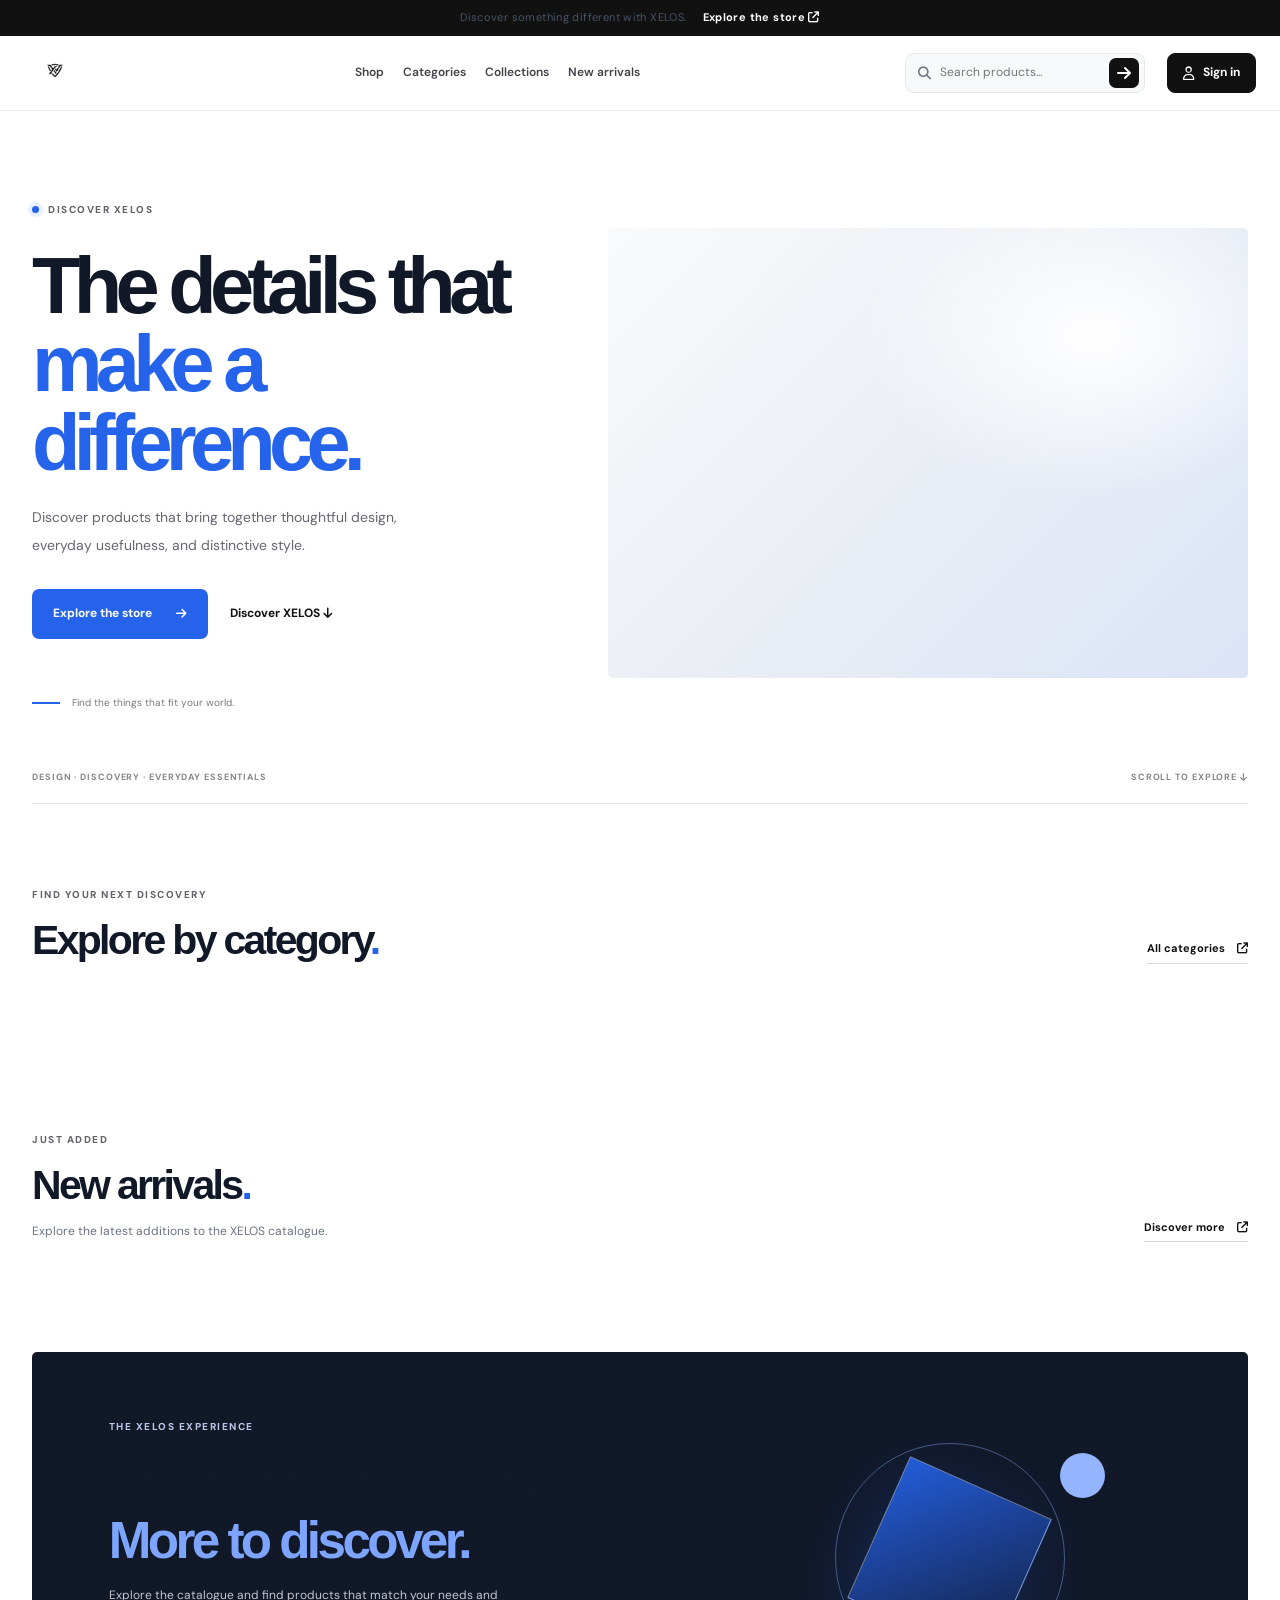
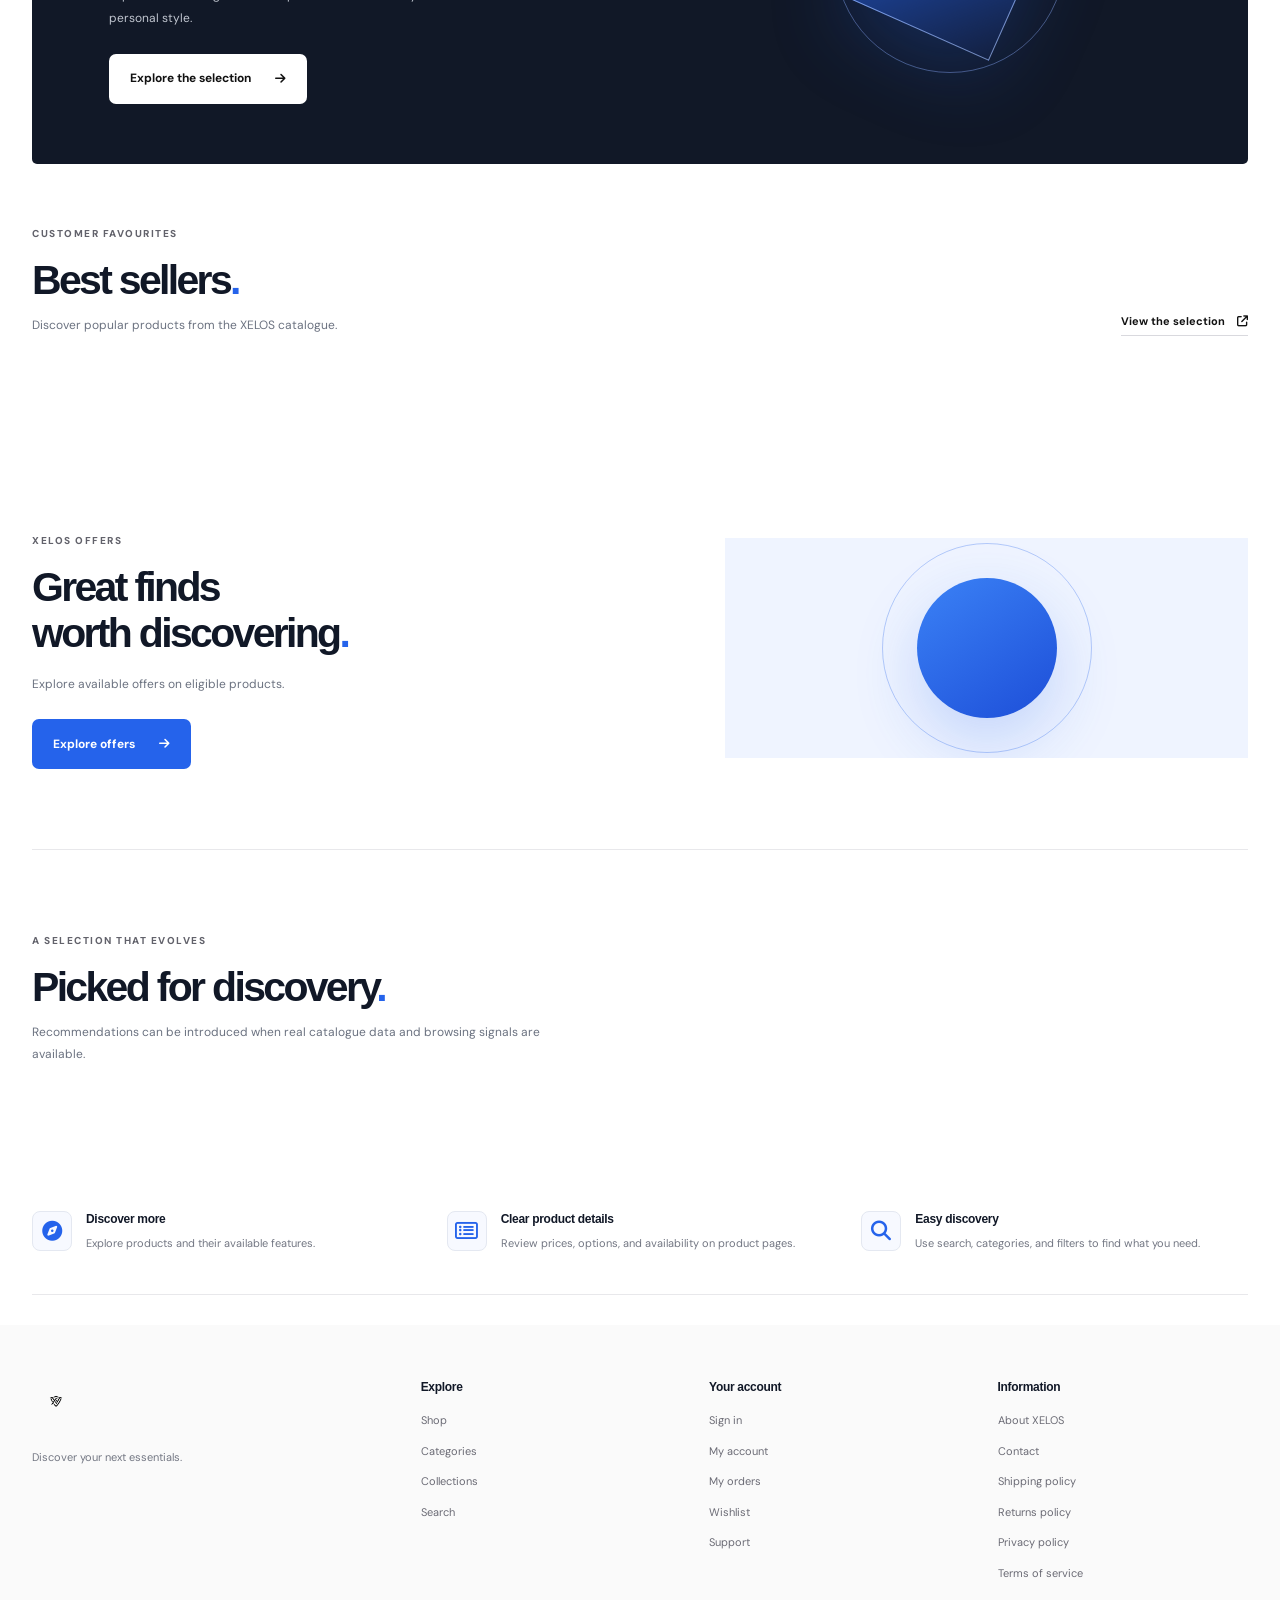
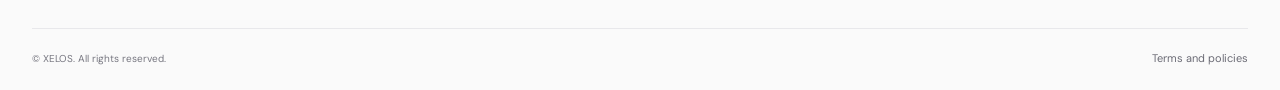
<file: index.html>
<!DOCTYPE html>
<html lang="en">
<head>
  <meta charset="UTF-8">
  <meta name="viewport" content="width=device-width, initial-scale=1">
  <meta name="theme-color" content="#ffffff">
  <meta name="description" content="Discover XELOS: thoughtfully selected products, fresh arrivals, and everyday essentials.">

  <title>XELOS — Discover Your Next Essential</title>

  <!-- Favicon: confirm the icon file exists at this path -->
  <link rel="icon" type="image/png" href="assets/logos/xelos-logo.png">
  <link rel="apple-touch-icon" href="assets/logos/xelos-logo.png">

  <!-- Fonts -->
  <link rel="preconnect" href="https://fonts.googleapis.com">
  <link rel="preconnect" href="https://fonts.gstatic.com" crossorigin>
  <link href="https://fonts.googleapis.com/css2?family=DM+Sans:wght@400;500;600;700;800&display=swap" rel="stylesheet">

  <!-- Font Awesome -->
  <link rel="stylesheet" href="https://cdnjs.cloudflare.com/ajax/libs/font-awesome/6.7.2/css/all.min.css">

  <!-- Core styles -->
  <link rel="stylesheet" href="css/core/variables.css">
  <link rel="stylesheet" href="css/core/reset.css">
  <link rel="stylesheet" href="css/core/typography.css">
  <link rel="stylesheet" href="css/core/layout.css">
  <link rel="stylesheet" href="css/core/utilities.css">

  <!-- Shared components -->
  <link rel="stylesheet" href="css/components/buttons.css">
  <link rel="stylesheet" href="css/components/header.css">
  <link rel="stylesheet" href="css/components/footer.css">
  <link rel="stylesheet" href="css/components/product-card.css">
  <link rel="stylesheet" href="css/components/loader.css">
  <link rel="stylesheet" href="css/responsive.css">

  <!-- Homepage styles -->
  <link rel="stylesheet" href="css/pages/index.css">

  <script type="module" src="js/index.js"></script>
</head>

<body class="home-page">

  <a class="skip-link" href="#main-content">Skip to content</a>

  <!-- Announcement -->
  <div class="announcement-bar">
    <p>Discover something different with XELOS.</p>
    <a href="shop.html">
      Explore the store <i class="fa-solid fa-arrow-up-right-from-square" aria-hidden="true"></i>
    </a>
  </div>

  <!-- Header -->
  <header class="home-header">
    <div class="home-header-inner">

      <a class="brand-mark" href="index.html" aria-label="XELOS home">
        <img
          src="assets/logos/xelos-logo.png"
          alt="XELOS"
          width="100"
          height="100"
        >
      </a>

      <nav class="primary-navigation" id="primary-navigation" aria-label="Main navigation">
        <a href="shop.html">Shop</a>
        <a href="category.html">Categories</a>
        <a href="collections.html">Collections</a>
        <a href="#new-arrivals">New arrivals</a>
      </nav>

      <form class="header-search-form" action="search.html" role="search">
        <label class="visually-hidden" for="home-search">Search products</label>

        <i class="fa-solid fa-magnifying-glass" aria-hidden="true"></i>

        <input
          id="home-search"
          type="search"
          name="q"
          placeholder="Search products..."
          autocomplete="off"
        >

        <button type="submit" aria-label="Search">
          <i class="fa-solid fa-arrow-right" aria-hidden="true"></i>
        </button>
      </form>

      <div class="home-header-actions">

        <!-- Visible by default for unauthenticated visitors -->
        <div class="guest-header-actions" id="guest-header-actions">
          <a class="header-sign-in" href="login.html">
            <i class="fa-regular fa-user" aria-hidden="true"></i>
            <span>Sign in</span>
          </a>
        </div>

        <!-- Shown by JavaScript after authentication is confirmed -->
        <div
          class="authenticated-header-actions"
          id="authenticated-header-actions"
          hidden
        >
          <a
            class="header-action-link account-link"
            href="account.html"
            aria-label="My account"
            title="My account"
          >
            <i class="fa-regular fa-user" aria-hidden="true"></i>
          </a>

          <a
            class="header-action-link notification-link"
            href="notifications.html"
            aria-label="Notifications"
            title="Notifications"
          >
            <i class="fa-regular fa-bell" aria-hidden="true"></i>
            <span class="notification-count" id="notification-count" hidden>0</span>
          </a>

          <a
            class="header-action-link cart-link"
            href="cart.html"
            aria-label="Shopping cart"
            title="Shopping cart"
          >
            <i class="fa-solid fa-bag-shopping" aria-hidden="true"></i>
            <span class="cart-count" id="cart-count" hidden>0</span>
          </a>
        </div>

        <button
          class="mobile-menu-toggle"
          id="mobile-menu-toggle"
          type="button"
          aria-controls="primary-navigation"
          aria-expanded="false"
          aria-label="Open navigation menu"
        >
          <span></span>
          <span></span>
        </button>

      </div>
    </div>
  </header>

  <main id="main-content">

    <!-- Hero -->
    <section class="hero-section" aria-labelledby="hero-title">

      <div class="hero-copy">
        <span class="eyebrow">
          <span class="eyebrow-dot"></span>
          DISCOVER XELOS
        </span>

        <h1 id="hero-title">
          The details that<br>
          <span>make a difference.</span>
        </h1>

        <p class="hero-description">
          Discover products that bring together thoughtful design,
          everyday usefulness, and distinctive style.
        </p>

        <div class="hero-actions">
          <a class="home-button home-button-primary" href="shop.html">
            Explore the store
            <i class="fa-solid fa-arrow-right" aria-hidden="true"></i>
          </a>

          <a class="hero-secondary-link" href="#categories">
            Discover XELOS
            <i class="fa-solid fa-arrow-down" aria-hidden="true"></i>
          </a>
        </div>

        <div class="hero-note">
          <span class="hero-note-line"></span>
          <p>Find the things that fit your world.</p>
        </div>
      </div>

      <!-- Real product imagery will be inserted from the actual catalogue.
           Intentionally empty until real product data is available. -->
      <div
        class="hero-visual"
        id="home-hero-visual"
        aria-label="Featured XELOS products"
      >
        <div class="hero-visual-backdrop"></div>

        <div
          class="hero-product-gallery"
          id="home-hero-products"
          aria-live="polite"
        ></div>
      </div>

      <div class="hero-bottom-line">
        <span>DESIGN · DISCOVERY · EVERYDAY ESSENTIALS</span>
        <a href="#categories">
          SCROLL TO EXPLORE
          <i class="fa-solid fa-arrow-down" aria-hidden="true"></i>
        </a>
      </div>

    </section>

    <!-- Categories: populated from real catalogue data -->
    <section
      class="home-categories section-shell"
      id="categories"
      aria-labelledby="categories-title"
    >
      <div class="section-heading">
        <div>
          <span class="eyebrow">FIND YOUR NEXT DISCOVERY</span>
          <h2 id="categories-title">Explore by category<span>.</span></h2>
        </div>

        <a class="text-link" href="category.html">
          All categories
          <i class="fa-solid fa-arrow-up-right-from-square" aria-hidden="true"></i>
        </a>
      </div>

      <div class="category-grid" id="home-categories-grid" aria-live="polite"></div>
    </section>

    <!-- New arrivals -->
    <section
      class="home-products section-shell"
      id="new-arrivals"
      aria-labelledby="new-arrivals-title"
    >
      <div class="section-heading">
        <div>
          <span class="eyebrow">JUST ADDED</span>
          <h2 id="new-arrivals-title">New arrivals<span>.</span></h2>
          <p>Explore the latest additions to the XELOS catalogue.</p>
        </div>

        <a class="text-link" href="shop.html?sort=newest">
          Discover more
          <i class="fa-solid fa-arrow-up-right-from-square" aria-hidden="true"></i>
        </a>
      </div>

      <div
        class="home-product-grid"
        id="new-products-grid"
        aria-live="polite"
      ></div>
    </section>

    <!-- Editorial banner -->
    <section class="editorial-banner" aria-labelledby="editorial-title">
      <div class="editorial-content">
        <span class="eyebrow editorial-eyebrow">THE XELOS EXPERIENCE</span>

        <h2 id="editorial-title">
          Fewer compromises.<br>
          <span>More to discover.</span>
        </h2>

        <p>
          Explore the catalogue and find products that match your needs
          and personal style.
        </p>

        <a class="home-button home-button-light" href="shop.html">
          Explore the selection
          <i class="fa-solid fa-arrow-right" aria-hidden="true"></i>
        </a>
      </div>

      <div class="editorial-art" aria-hidden="true">
        <div class="editorial-ring"></div>
        <div class="editorial-square"></div>
        <div class="editorial-small-disc"></div>
      </div>
    </section>

    <!-- Best sellers: no fabricated products -->
    <section
      class="home-products section-shell"
      id="best-sellers"
      aria-labelledby="best-sellers-title"
    >
      <div class="section-heading">
        <div>
          <span class="eyebrow">CUSTOMER FAVOURITES</span>
          <h2 id="best-sellers-title">Best sellers<span>.</span></h2>
          <p>Discover popular products from the XELOS catalogue.</p>
        </div>

        <a class="text-link" href="shop.html?sort=popular">
          View the selection
          <i class="fa-solid fa-arrow-up-right-from-square" aria-hidden="true"></i>
        </a>
      </div>

      <div
        class="home-product-grid"
        id="best-sellers-grid"
        aria-live="polite"
      ></div>
    </section>

    <!-- Promotions -->
    <section
      class="home-promo-section"
      id="promotions"
      aria-labelledby="promotions-title"
    >
      <div class="promo-copy">
        <span class="eyebrow">XELOS OFFERS</span>

        <h2 id="promotions-title">
          Great finds<br>
          worth discovering<span>.</span>
        </h2>

        <p>
          Explore available offers on eligible products.
        </p>

        <a class="home-button home-button-primary" href="shop.html?filter=promotions">
          Explore offers
          <i class="fa-solid fa-arrow-right" aria-hidden="true"></i>
        </a>
      </div>

      <div class="promo-visual" aria-hidden="true">
        <div class="promo-outline"></div>
        <div class="promo-disc"></div>
      </div>
    </section>

    <!-- Recommendations: empty until actual data is available -->
    <section
      class="home-recommendations section-shell"
      id="recommendations"
      aria-labelledby="recommendations-title"
    >
      <div class="section-heading">
        <div>
          <span class="eyebrow">A SELECTION THAT EVOLVES</span>
          <h2 id="recommendations-title">Picked for discovery<span>.</span></h2>
          <p>
            Recommendations can be introduced when real catalogue data
            and browsing signals are available.
          </p>
        </div>
      </div>

      <div
        class="home-product-grid"
        id="recommended-products-grid"
        aria-live="polite"
      ></div>
    </section>

    <!-- Store highlights -->
    <section class="home-service-strip" aria-label="About shopping with XELOS">
      <div class="service-item">
        <span class="service-icon" aria-hidden="true">
          <i class="fa-solid fa-compass"></i>
        </span>

        <div>
          <h3>Discover more</h3>
          <p>Explore products and their available features.</p>
        </div>
      </div>

      <div class="service-item">
        <span class="service-icon" aria-hidden="true">
          <i class="fa-regular fa-rectangle-list"></i>
        </span>

        <div>
          <h3>Clear product details</h3>
          <p>Review prices, options, and availability on product pages.</p>
        </div>
      </div>

      <div class="service-item">
        <span class="service-icon" aria-hidden="true">
          <i class="fa-solid fa-magnifying-glass"></i>
        </span>

        <div>
          <h3>Easy discovery</h3>
          <p>Use search, categories, and filters to find what you need.</p>
        </div>
      </div>
    </section>

  </main>

  <!-- Footer -->
  <footer class="home-footer">
    <div class="home-footer-main">

      <div class="footer-brand-column">
        <a class="brand-mark footer-brand-mark" href="index.html" aria-label="XELOS home">
          <img
            src="assets/logos/xelos-logo.png"
            alt="XELOS"
            width="100"
            height="100"
          >
        </a>

        <p>Discover your next essentials.</p>
      </div>

      <div class="footer-link-column">
        <h2>Explore</h2>
        <a href="shop.html">Shop</a>
        <a href="category.html">Categories</a>
        <a href="collections.html">Collections</a>
        <a href="search.html">Search</a>
      </div>

      <div class="footer-link-column">
        <h2>Your account</h2>
        <a href="login.html">Sign in</a>
        <a href="account.html">My account</a>
        <a href="orders.html">My orders</a>
        <a href="wishlist.html">Wishlist</a>
        <a href="support.html">Support</a>
      </div>

      <div class="footer-link-column">
        <h2>Information</h2>
        <a href="about.html">About XELOS</a>
        <a href="contact.html">Contact</a>
        <a href="shipping-policy.html">Shipping policy</a>
        <a href="returns-policy.html">Returns policy</a>
        <a href="privacy-policy.html">Privacy policy</a>
        <a href="terms.html">Terms of service</a>
      </div>

    </div>

    <div class="home-footer-bottom">
      <p>© <span id="current-year"></span> XELOS. All rights reserved.</p>
      <a href="terms.html">Terms and policies</a>
    </div>
  </footer>

</body>
</html>
</file>
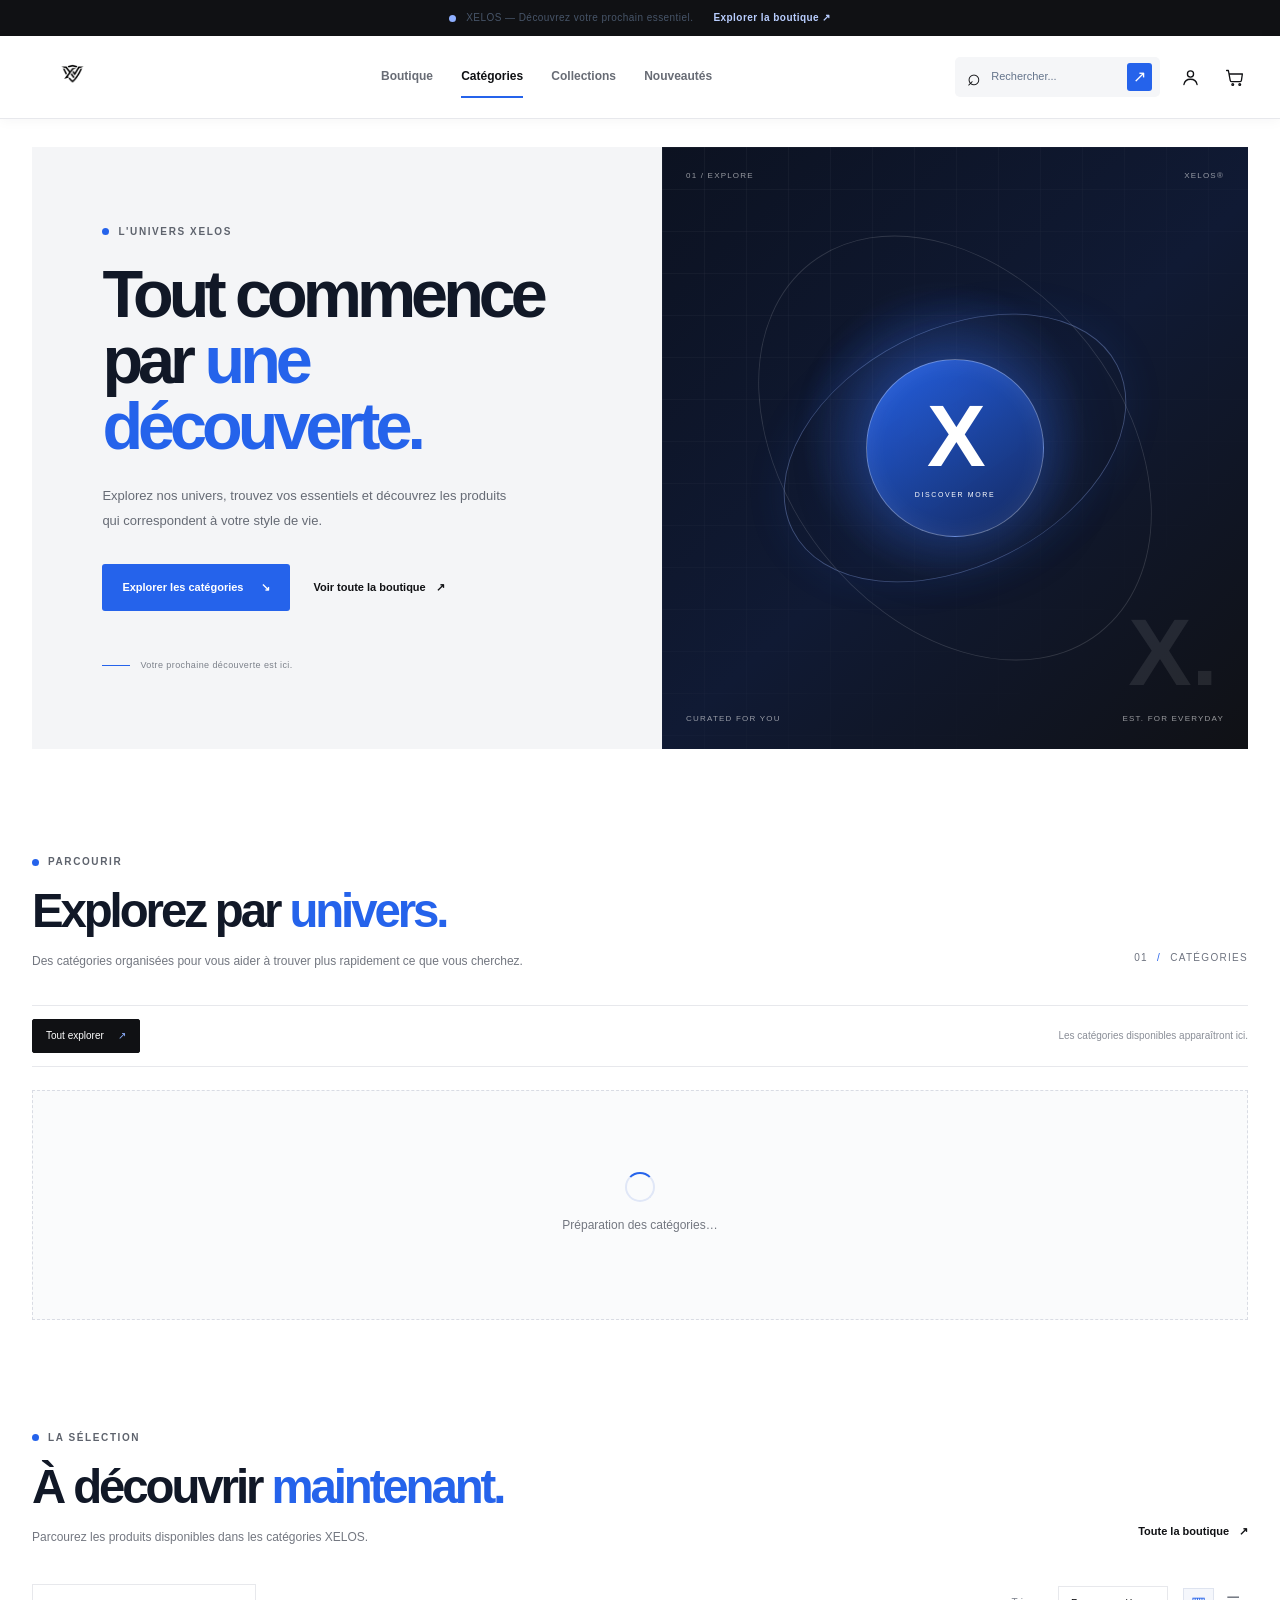
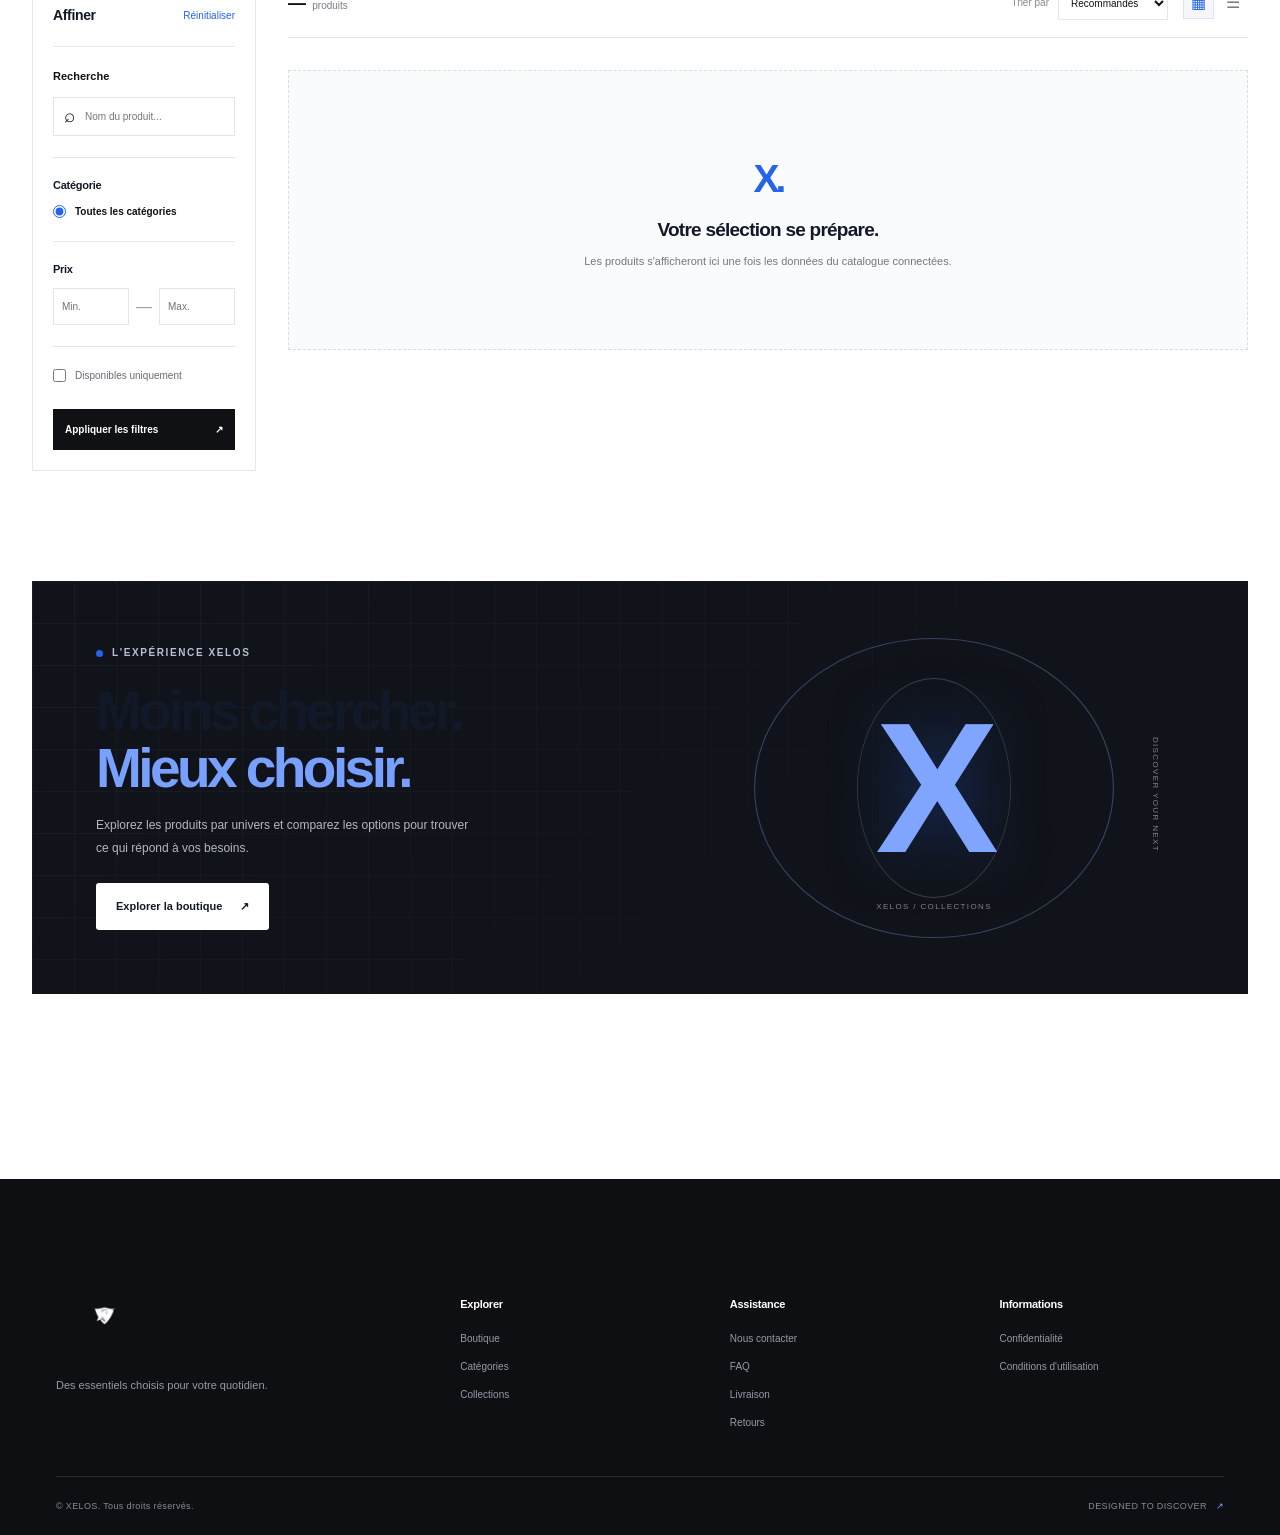
<file: category.html>
<!DOCTYPE html>
<html lang="fr">
<head>
  <meta charset="UTF-8">
  <meta name="viewport" content="width=device-width, initial-scale=1">
  <meta name="theme-color" content="#ffffff">
  <meta name="description" content="Explorez les catégories XELOS et découvrez une sélection de produits conçue pour votre quotidien.">
  <title>Catégories | XELOS</title>

  <link rel="stylesheet" href="css/core/variables.css">
  <link rel="stylesheet" href="css/core/reset.css">
  <link rel="stylesheet" href="css/core/typography.css">
  <link rel="stylesheet" href="css/core/layout.css">
  <link rel="stylesheet" href="css/core/utilities.css">
  <link rel="stylesheet" href="css/components/buttons.css">
  <link rel="stylesheet" href="css/components/forms.css">
  <link rel="stylesheet" href="css/components/header.css">
  <link rel="stylesheet" href="css/components/footer.css">
  <link rel="stylesheet" href="css/components/product-card.css">
  <link rel="stylesheet" href="css/components/pagination.css">
  <link rel="stylesheet" href="css/pages/category.css">
  <link rel="stylesheet" href="css/responsive.css">

  <script type="module" src="js/category.js"></script>
</head>
<body>
  <a class="skip-link" href="#main-content">Aller au contenu</a>

  <div class="category-announcement">
    <span class="announcement-dot" aria-hidden="true"></span>
    <p>XELOS — Découvrez votre prochain essentiel.</p>
    <a href="shop.html">Explorer la boutique <span aria-hidden="true">↗</span></a>
  </div>

  <header class="site-header">
    <div class="header-main">
      <button class="mobile-menu-button" id="mobile-menu-button"
        type="button" aria-label="Ouvrir le menu" aria-expanded="false"
        aria-controls="primary-navigation">
        <span></span><span></span>
      </button>

      <a class="brand" href="index.html" aria-label="XELOS, accueil">
        <!-- Remplacer le chemin par le nom réel du logo dans assets/logos/. -->
        <img src="assets/logos/xelos-logo.png" alt="XELOS">
      </a>

      <nav class="primary-navigation" id="primary-navigation"
        aria-label="Navigation principale">
        <a href="shop.html">Boutique</a>
        <a href="category.html" class="is-active" aria-current="page">Catégories</a>
        <a href="collections.html">Collections</a>
        <a href="shop.html?sort=newest">Nouveautés</a>
      </nav>

      <div class="header-actions">
        <form class="header-search" id="header-search-form" role="search">
          <label class="visually-hidden" for="header-search-input">Rechercher un produit</label>
          <span aria-hidden="true" class="search-icon">⌕</span>
          <input id="header-search-input" type="search" placeholder="Rechercher..."
            autocomplete="off">
          <button type="submit" aria-label="Lancer la recherche">↗</button>
        </form>

        <a class="header-icon-link" href="account.html" aria-label="Mon compte">
          <svg viewBox="0 0 24 24" aria-hidden="true">
            <circle cx="12" cy="8" r="3.5"></circle>
            <path d="M4.5 20c.7-4 3.1-6 7.5-6s6.8 2 7.5 6"></path>
          </svg>
        </a>
        <a class="header-icon-link cart-link" href="cart.html" aria-label="Mon panier">
          <svg viewBox="0 0 24 24" aria-hidden="true">
            <path d="M3 4h2l2.1 11.2a2 2 0 0 0 2 1.6h8.8a2 2 0 0 0 2-1.6L21 8H6"></path>
            <circle cx="10" cy="20" r="1"></circle>
            <circle cx="18" cy="20" r="1"></circle>
          </svg>
          <span class="cart-count" id="cart-count" hidden>0</span>
        </a>
      </div>
    </div>
  </header>

  <main id="main-content">
    <section class="category-hero" aria-labelledby="hero-title">
      <div class="category-hero-copy">
        <p class="eyebrow"><span></span> L'univers XELOS</p>
        <h1 id="hero-title">Tout commence<br>par <span>une découverte.</span></h1>
        <p class="hero-description">
          Explorez nos univers, trouvez vos essentiels et découvrez
          les produits qui correspondent à votre style de vie.
        </p>
        <div class="hero-actions">
          <a class="button button-primary" href="#category-browser">
            Explorer les catégories <span aria-hidden="true">↘</span>
          </a>
          <a class="hero-secondary-link" href="shop.html">
            Voir toute la boutique <span aria-hidden="true">↗</span>
          </a>
        </div>
        <div class="hero-footnote">
          <span class="hero-footnote-line"></span>
          <span>Votre prochaine découverte est ici.</span>
        </div>
      </div>

      <div class="category-hero-art" aria-label="Composition éditoriale XELOS">
        <div class="hero-art-grid" aria-hidden="true"></div>
        <div class="hero-art-orbit hero-art-orbit-one" aria-hidden="true"></div>
        <div class="hero-art-orbit hero-art-orbit-two" aria-hidden="true"></div>
        <div class="hero-art-core" aria-hidden="true">
          <span class="core-x">X</span>
          <span class="core-caption">DISCOVER MORE</span>
        </div>
        <div class="hero-art-label hero-art-label-top">
          <span>01 / EXPLORE</span>
          <span>XELOS®</span>
        </div>
        <div class="hero-art-label hero-art-label-bottom">
          <span>CURATED FOR YOU</span>
          <span>EST. FOR EVERYDAY</span>
        </div>
        <span class="hero-art-index" aria-hidden="true">X.</span>
      </div>
    </section>

    <section class="category-explorer section-shell" id="category-browser"
      aria-labelledby="category-heading">
      <div class="section-heading">
        <div>
          <p class="eyebrow"><span></span> Parcourir</p>
          <h2 id="category-heading">Explorez par <span>univers.</span></h2>
          <p class="section-intro">
            Des catégories organisées pour vous aider à trouver plus rapidement ce que vous cherchez.
          </p>
        </div>
        <p class="section-index">01 <span>/</span> CATÉGORIES</p>
      </div>

      <div class="category-quick-nav" id="category-quick-nav"
        aria-label="Accès rapide aux catégories">
        <button class="category-chip is-active" type="button"
          data-category-slug="" aria-pressed="true">Tout explorer <span>↗</span></button>
        <p class="category-nav-status" id="category-nav-status" aria-live="polite">
          Les catégories disponibles apparaîtront ici.
        </p>
      </div>

      <div class="category-feature-grid" id="category-feature-grid">
        <div class="category-loading" id="category-loading">
          <span class="loading-mark" aria-hidden="true"></span>
          <p>Préparation des catégories…</p>
        </div>
      </div>
      <p class="category-data-note" id="category-data-note" hidden></p>
    </section>

    <section class="category-products section-shell" aria-labelledby="products-heading">
      <div class="section-heading products-heading">
        <div>
          <p class="eyebrow"><span></span> La sélection</p>
          <h2 id="products-heading">À découvrir <span>maintenant.</span></h2>
          <p class="section-intro" id="selected-category-description">
            Parcourez les produits disponibles dans les catégories XELOS.
          </p>
        </div>
        <a class="text-link" href="shop.html">Toute la boutique <span>↗</span></a>
      </div>

      <div class="catalog-layout">
        <aside class="catalog-filters" id="catalog-filters"
          aria-label="Filtres de produits">
          <div class="filter-heading">
            <h3>Affiner</h3>
            <button type="button" id="reset-filters" class="filter-reset">Réinitialiser</button>
          </div>

          <div class="filter-group">
            <label for="product-search">Recherche</label>
            <div class="filter-search-wrap">
              <span aria-hidden="true">⌕</span>
              <input type="search" id="product-search" placeholder="Nom du produit...">
            </div>
          </div>

          <div class="filter-group">
            <h4>Catégorie</h4>
            <div class="category-filter-list" id="category-filter-list">
              <label class="filter-option">
                <input type="radio" name="category-filter" value="" checked>
                <span>Toutes les catégories</span>
              </label>
            </div>
          </div>

          <div class="filter-group">
            <h4>Prix</h4>
            <div class="price-filter-fields">
              <label>
                <span class="visually-hidden">Prix minimum</span>
                <input id="price-min" type="number" min="0" step="0.01" placeholder="Min.">
              </label>
              <span aria-hidden="true">—</span>
              <label>
                <span class="visually-hidden">Prix maximum</span>
                <input id="price-max" type="number" min="0" step="0.01" placeholder="Max.">
              </label>
            </div>
          </div>

          <div class="filter-group">
            <label class="filter-option availability-option">
              <input type="checkbox" id="available-only">
              <span>Disponibles uniquement</span>
            </label>
          </div>

          <button type="button" class="filter-apply-button" id="apply-filters">
            Appliquer les filtres <span>↗</span>
          </button>
        </aside>

        <div class="catalog-results">
          <div class="catalog-toolbar">
            <div class="catalog-result-count">
              <span class="result-count-number" id="result-count">—</span>
              <span id="result-count-label">produits</span>
            </div>

            <div class="catalog-toolbar-actions">
              <label class="sort-control">
                <span>Trier par</span>
                <select id="product-sort">
                  <option value="recommended">Recommandés</option>
                  <option value="newest">Nouveautés</option>
                  <option value="popular">Popularité</option>
                  <option value="price-asc">Prix croissant</option>
                  <option value="price-desc">Prix décroissant</option>
                  <option value="name">Nom A–Z</option>
                </select>
              </label>

              <div class="view-toggle" role="group" aria-label="Disposition des produits">
                <button type="button" class="view-button is-active"
                  data-view="grid" aria-label="Affichage en grille" aria-pressed="true">▦</button>
                <button type="button" class="view-button"
                  data-view="list" aria-label="Affichage en liste" aria-pressed="false">☰</button>
              </div>
            </div>
          </div>

          <div class="active-filter-list" id="active-filter-list"
            aria-label="Filtres actifs"></div>

          <div class="category-product-grid" id="category-product-grid"
            aria-live="polite" aria-busy="true">
            <div class="catalog-empty-state">
              <span class="empty-state-symbol" aria-hidden="true">X.</span>
              <h3>Votre sélection se prépare.</h3>
              <p>Les produits s'afficheront ici une fois les données du catalogue connectées.</p>
            </div>
          </div>

          <nav class="catalog-pagination" id="catalog-pagination"
            aria-label="Pagination des produits" hidden>
            <button type="button" id="previous-page" aria-label="Page précédente">←</button>
            <div id="pagination-pages"></div>
            <button type="button" id="next-page" aria-label="Page suivante">→</button>
          </nav>
        </div>
      </div>
    </section>

    <section class="category-editorial section-shell" aria-labelledby="editorial-title">
      <div class="editorial-panel">
        <div class="editorial-grid-lines" aria-hidden="true"></div>
        <div class="editorial-copy">
          <p class="eyebrow"><span></span> L'expérience XELOS</p>
          <h2 id="editorial-title">Moins chercher.<br><span>Mieux choisir.</span></h2>
          <p>
            Explorez les produits par univers et comparez les options
            pour trouver ce qui répond à vos besoins.
          </p>
          <a class="button button-light" href="shop.html">
            Explorer la boutique <span aria-hidden="true">↗</span>
          </a>
        </div>
        <div class="editorial-visual" aria-hidden="true">
          <div class="editorial-ring editorial-ring-outer"></div>
          <div class="editorial-ring editorial-ring-inner"></div>
          <span class="editorial-x">X</span>
          <span class="editorial-side-label">DISCOVER YOUR NEXT</span>
          <span class="editorial-bottom-label">XELOS / COLLECTIONS</span>
        </div>
      </div>
    </section>
  </main>

  <footer class="site-footer">
    <div class="footer-main">
      <div class="footer-brand-column">
        <a class="footer-brand" href="index.html">
          <img src="assets/logos/xelos-logo.png" alt="XELOS">
        </a>
        <p>Des essentiels choisis pour votre quotidien.</p>
      </div>
      <div class="footer-link-column">
        <h2>Explorer</h2>
        <a href="shop.html">Boutique</a>
        <a href="category.html">Catégories</a>
        <a href="collections.html">Collections</a>
      </div>
      <div class="footer-link-column">
        <h2>Assistance</h2>
        <a href="contact.html">Nous contacter</a>
        <a href="faq.html">FAQ</a>
        <a href="shipping-policy.html">Livraison</a>
        <a href="returns-policy.html">Retours</a>
      </div>
      <div class="footer-link-column">
        <h2>Informations</h2>
        <a href="privacy-policy.html">Confidentialité</a>
        <a href="terms.html">Conditions d'utilisation</a>
      </div>
    </div>
    <div class="footer-bottom">
      <p>© <span id="current-year"></span> XELOS. Tous droits réservés.</p>
      <p>DESIGNED TO DISCOVER <span aria-hidden="true">↗</span></p>
    </div>
  </footer>
</body>
</html>
</file>
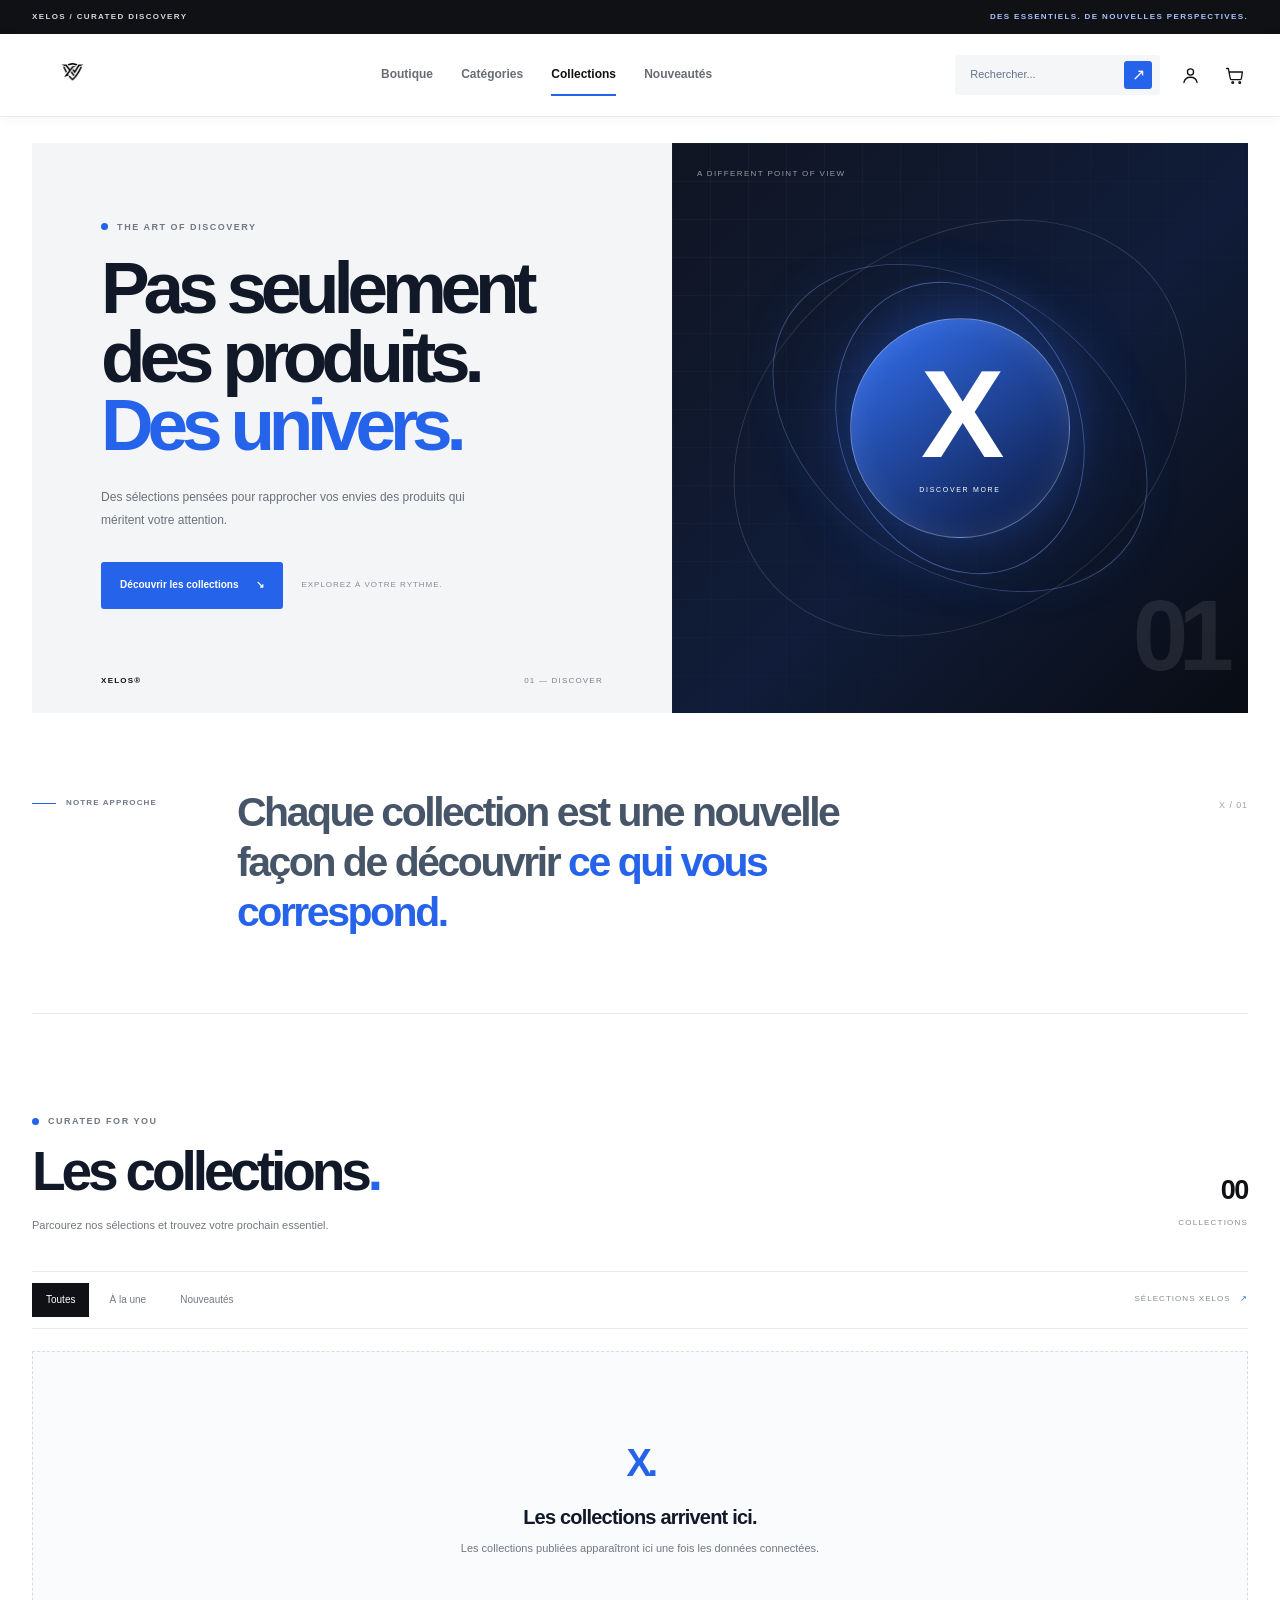
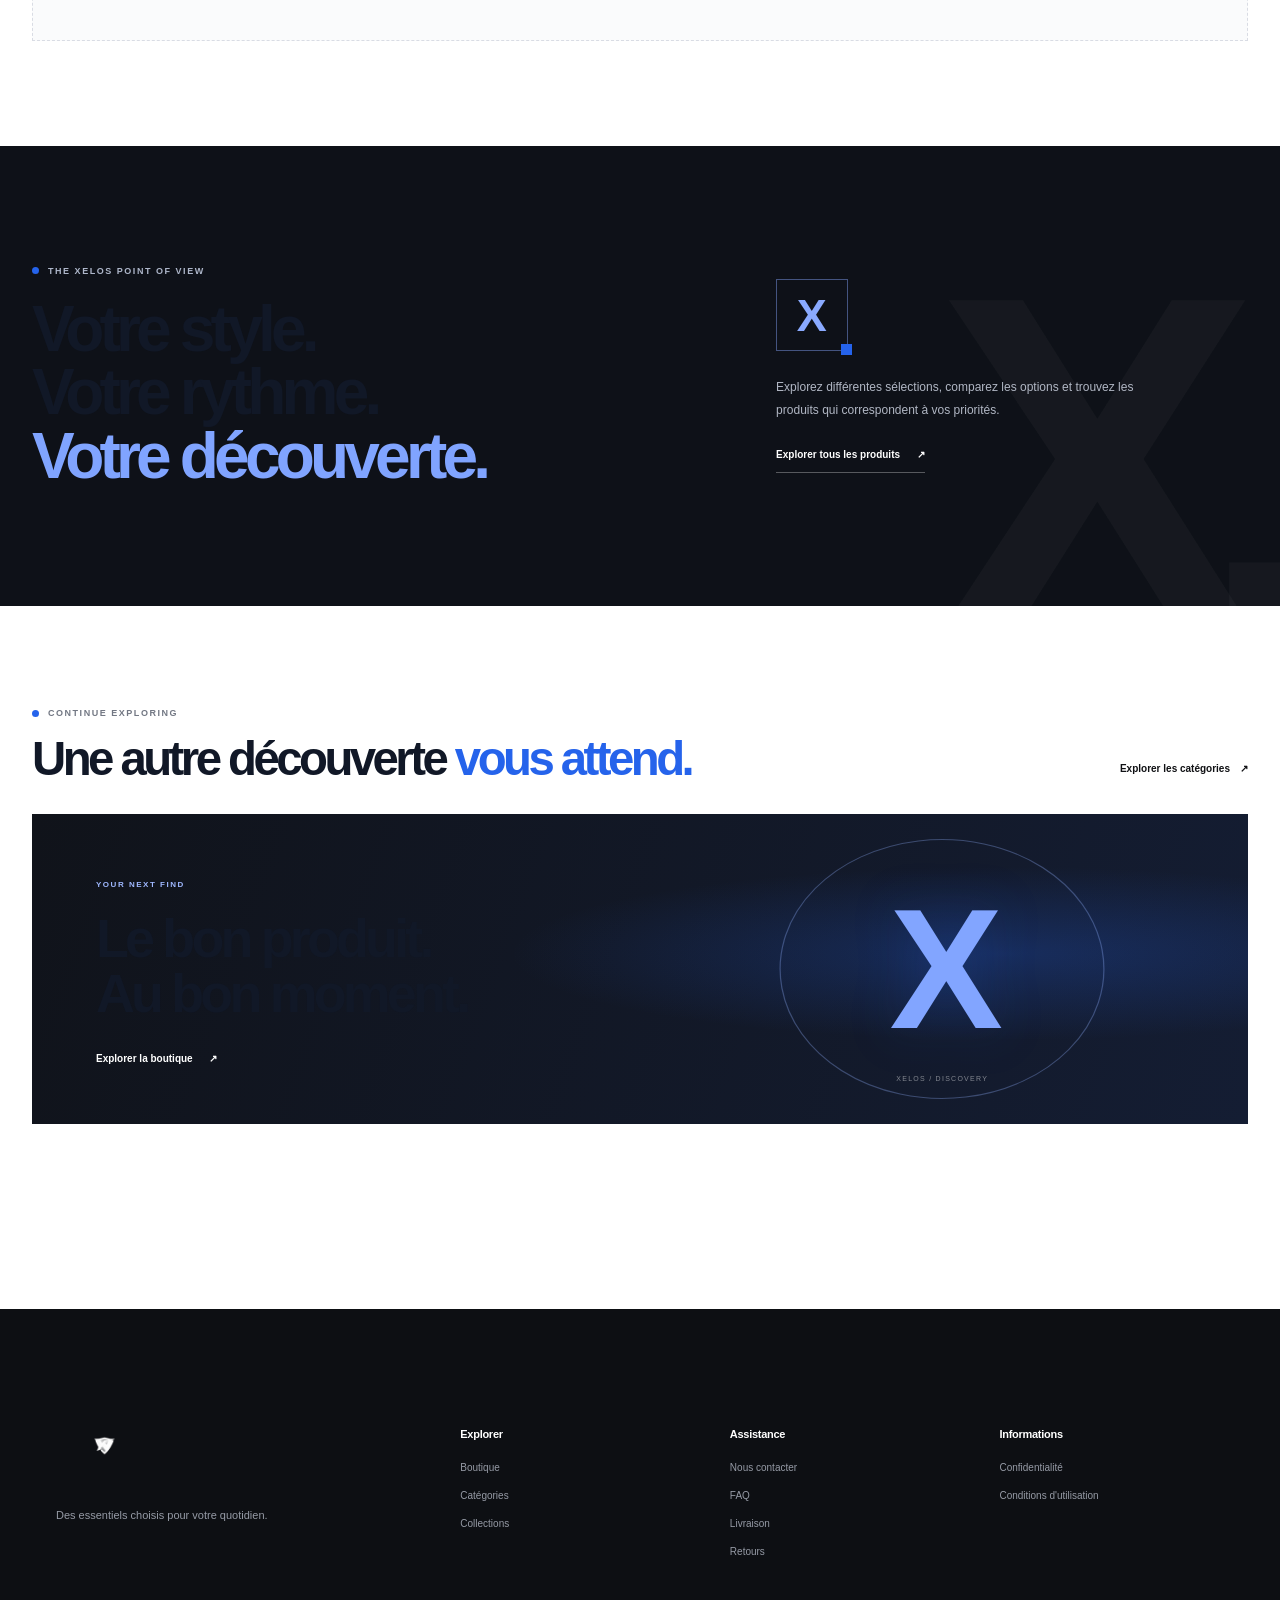
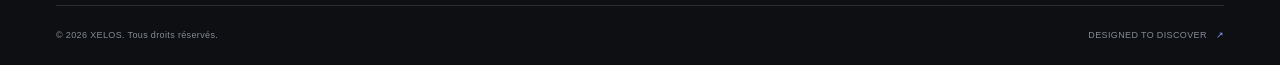
<file: collections.html>
<!DOCTYPE html>
<html lang="fr">
<head>
  <meta charset="UTF-8">
  <meta name="viewport" content="width=device-width, initial-scale=1">
  <meta name="theme-color" content="#ffffff">
  <meta name="description" content="Découvrez les collections XELOS : des sélections de produits organisées autour de vos envies.">
  <title>Collections | XELOS</title>

  <link rel="stylesheet" href="css/core/variables.css">
  <link rel="stylesheet" href="css/core/reset.css">
  <link rel="stylesheet" href="css/core/typography.css">
  <link rel="stylesheet" href="css/core/layout.css">
  <link rel="stylesheet" href="css/core/utilities.css">
  <link rel="stylesheet" href="css/components/buttons.css">
  <link rel="stylesheet" href="css/components/forms.css">
  <link rel="stylesheet" href="css/components/header.css">
  <link rel="stylesheet" href="css/components/footer.css">
  <link rel="stylesheet" href="css/components/product-card.css">
  <link rel="stylesheet" href="css/pages/collections.css">
  <link rel="stylesheet" href="css/responsive.css">

  <script type="module" src="js/collections.js"></script>
</head>
<body>
  <a class="skip-link" href="#main-content">Aller au contenu</a>

  <div class="collections-topline">
    <span>XELOS / CURATED DISCOVERY</span>
    <span>DES ESSENTIELS. DE NOUVELLES PERSPECTIVES.</span>
  </div>

  <header class="site-header">
    <div class="header-main">
      <button class="mobile-menu-button" id="mobile-menu-button"
        type="button" aria-label="Ouvrir le menu" aria-expanded="false"
        aria-controls="primary-navigation">
        <span></span><span></span>
      </button>

      <a class="brand" href="index.html" aria-label="XELOS, accueil">
        <!-- Remplacer par le chemin réel du logo si son nom diffère. -->
        <img src="assets/logos/xelos-logo.png" alt="XELOS">
      </a>

      <nav class="primary-navigation" id="primary-navigation"
        aria-label="Navigation principale">
        <a href="shop.html">Boutique</a>
        <a href="category.html">Catégories</a>
        <a href="collections.html" class="is-active" aria-current="page">Collections</a>
        <a href="shop.html?sort=newest">Nouveautés</a>
      </nav>

      <div class="header-actions">
        <form class="header-search" id="header-search-form" role="search">
          <label class="visually-hidden" for="header-search-input">Rechercher</label>
          <input id="header-search-input" type="search" placeholder="Rechercher...">
          <button type="submit" aria-label="Lancer la recherche">↗</button>
        </form>

        <a class="header-icon-link" href="account.html" aria-label="Mon compte">
          <svg viewBox="0 0 24 24" aria-hidden="true">
            <circle cx="12" cy="8" r="3.5"></circle>
            <path d="M4.5 20c.7-4 3.1-6 7.5-6s6.8 2 7.5 6"></path>
          </svg>
        </a>

        <a class="header-icon-link cart-link" href="cart.html" aria-label="Mon panier">
          <svg viewBox="0 0 24 24" aria-hidden="true">
            <path d="M3 4h2l2.1 11.2a2 2 0 0 0 2 1.6h8.8a2 2 0 0 0 2-1.6L21 8H6"></path>
            <circle cx="10" cy="20" r="1"></circle>
            <circle cx="18" cy="20" r="1"></circle>
          </svg>
          <span class="cart-count" id="cart-count" hidden>0</span>
        </a>
      </div>
    </div>
  </header>

  <main id="main-content">
    <section class="collections-hero" aria-labelledby="collections-hero-title">
      <div class="collections-hero-copy">
        <p class="eyebrow"><span></span> The art of discovery</p>

        <h1 id="collections-hero-title">
          Pas seulement<br>
          des produits.<br>
          <span>Des univers.</span>
        </h1>

        <p class="collections-hero-description">
          Des sélections pensées pour rapprocher vos envies
          des produits qui méritent votre attention.
        </p>

        <div class="collections-hero-actions">
          <a href="#featured-collections" class="button button-primary">
            Découvrir les collections <span aria-hidden="true">↘</span>
          </a>
          <span class="collections-hero-note">EXPLOREZ À VOTRE RYTHME.</span>
        </div>

        <div class="collections-hero-index">
          <span>XELOS®</span>
          <span>01 — DISCOVER</span>
        </div>
      </div>

      <div class="collections-hero-visual" aria-hidden="true">
        <div class="hero-visual-grid"></div>
        <div class="hero-visual-orbit orbit-a"></div>
        <div class="hero-visual-orbit orbit-b"></div>
        <div class="hero-visual-orbit orbit-c"></div>
        <div class="hero-visual-disc">
          <span class="hero-visual-x">X</span>
          <span class="hero-visual-word">DISCOVER MORE</span>
        </div>
        <span class="hero-visual-number">01</span>
        <span class="hero-visual-caption">A DIFFERENT POINT OF VIEW</span>
      </div>
    </section>

    <section class="collections-intro content-width">
      <div class="intro-marker">
        <span class="intro-marker-line"></span>
        <span>NOTRE APPROCHE</span>
      </div>
      <p>
        Chaque collection est une nouvelle façon de découvrir
        <span>ce qui vous correspond.</span>
      </p>
      <span class="intro-index">X / 01</span>
    </section>

    <section class="featured-collections content-width"
      id="featured-collections" aria-labelledby="featured-heading">
      <div class="section-heading">
        <div>
          <p class="eyebrow"><span></span> Curated for you</p>
          <h2 id="featured-heading">Les collections<span>.</span></h2>
          <p class="section-description">
            Parcourez nos sélections et trouvez votre prochain essentiel.
          </p>
        </div>

        <div class="collection-count">
          <span id="collection-count">—</span>
          <span>COLLECTIONS</span>
        </div>
      </div>

      <div class="collection-toolbar">
        <div class="collection-tabs" id="collection-tabs" aria-label="Filtrer les collections">
          <button type="button" class="collection-tab is-active"
            data-collection-filter="all" aria-pressed="true">Toutes</button>
          <button type="button" class="collection-tab"
            data-collection-filter="featured" aria-pressed="false">À la une</button>
          <button type="button" class="collection-tab"
            data-collection-filter="new" aria-pressed="false">Nouveautés</button>
        </div>
        <span class="collection-toolbar-note">SÉLECTIONS XELOS <span aria-hidden="true">↗</span></span>
      </div>

      <div class="collections-grid" id="collections-grid" aria-live="polite">
        <div class="collections-empty-state">
          <span class="empty-state-x" aria-hidden="true">X.</span>
          <h3>Les collections arrivent ici.</h3>
          <p>Les collections du catalogue s'afficheront après le chargement des données.</p>
        </div>
      </div>
    </section>

    <section class="collections-manifesto">
      <div class="manifesto-inner content-width">
        <div class="manifesto-left">
          <p class="eyebrow"><span></span> The XELOS point of view</p>
          <h2>Votre style.<br>Votre rythme.<br><span>Votre découverte.</span></h2>
        </div>
        <div class="manifesto-right">
          <div class="manifesto-symbol" aria-hidden="true">
            <span>X</span>
            <i></i>
          </div>
          <p>
            Explorez différentes sélections, comparez les options et
            trouvez les produits qui correspondent à vos priorités.
          </p>
          <a href="shop.html" class="manifesto-link">
            Explorer tous les produits <span aria-hidden="true">↗</span>
          </a>
        </div>
        <span class="manifesto-watermark" aria-hidden="true">X.</span>
      </div>
    </section>

    <section class="collection-discover content-width">
      <div class="discover-heading">
        <div>
          <p class="eyebrow"><span></span> Continue exploring</p>
          <h2>Une autre découverte<span> vous attend.</span></h2>
        </div>
        <a href="category.html" class="text-link">
          Explorer les catégories <span aria-hidden="true">↗</span>
        </a>
      </div>

      <a class="discover-banner" href="shop.html">
        <div class="discover-banner-copy">
          <span class="discover-banner-label">YOUR NEXT FIND</span>
          <h3>Le bon produit.<br>Au bon moment.</h3>
          <span class="discover-banner-cta">Explorer la boutique <span aria-hidden="true">↗</span></span>
        </div>
        <div class="discover-banner-art" aria-hidden="true">
          <div class="discover-banner-ring"></div>
          <span>X</span>
          <small>XELOS / DISCOVERY</small>
        </div>
      </a>
    </section>
  </main>

  <footer class="site-footer">
    <div class="footer-main">
      <div class="footer-brand-column">
        <a class="footer-brand" href="index.html">
          <img src="assets/logos/xelos-logo.png" alt="XELOS">
        </a>
        <p>Des essentiels choisis pour votre quotidien.</p>
      </div>

      <div class="footer-link-column">
        <h2>Explorer</h2>
        <a href="shop.html">Boutique</a>
        <a href="category.html">Catégories</a>
        <a href="collections.html">Collections</a>
      </div>

      <div class="footer-link-column">
        <h2>Assistance</h2>
        <a href="contact.html">Nous contacter</a>
        <a href="faq.html">FAQ</a>
        <a href="shipping-policy.html">Livraison</a>
        <a href="returns-policy.html">Retours</a>
      </div>

      <div class="footer-link-column">
        <h2>Informations</h2>
        <a href="privacy-policy.html">Confidentialité</a>
        <a href="terms.html">Conditions d'utilisation</a>
      </div>
    </div>

    <div class="footer-bottom">
      <p>© <span id="current-year"></span> XELOS. Tous droits réservés.</p>
      <p>DESIGNED TO DISCOVER <span aria-hidden="true">↗</span></p>
    </div>
  </footer>
</body>
</html>
</file>
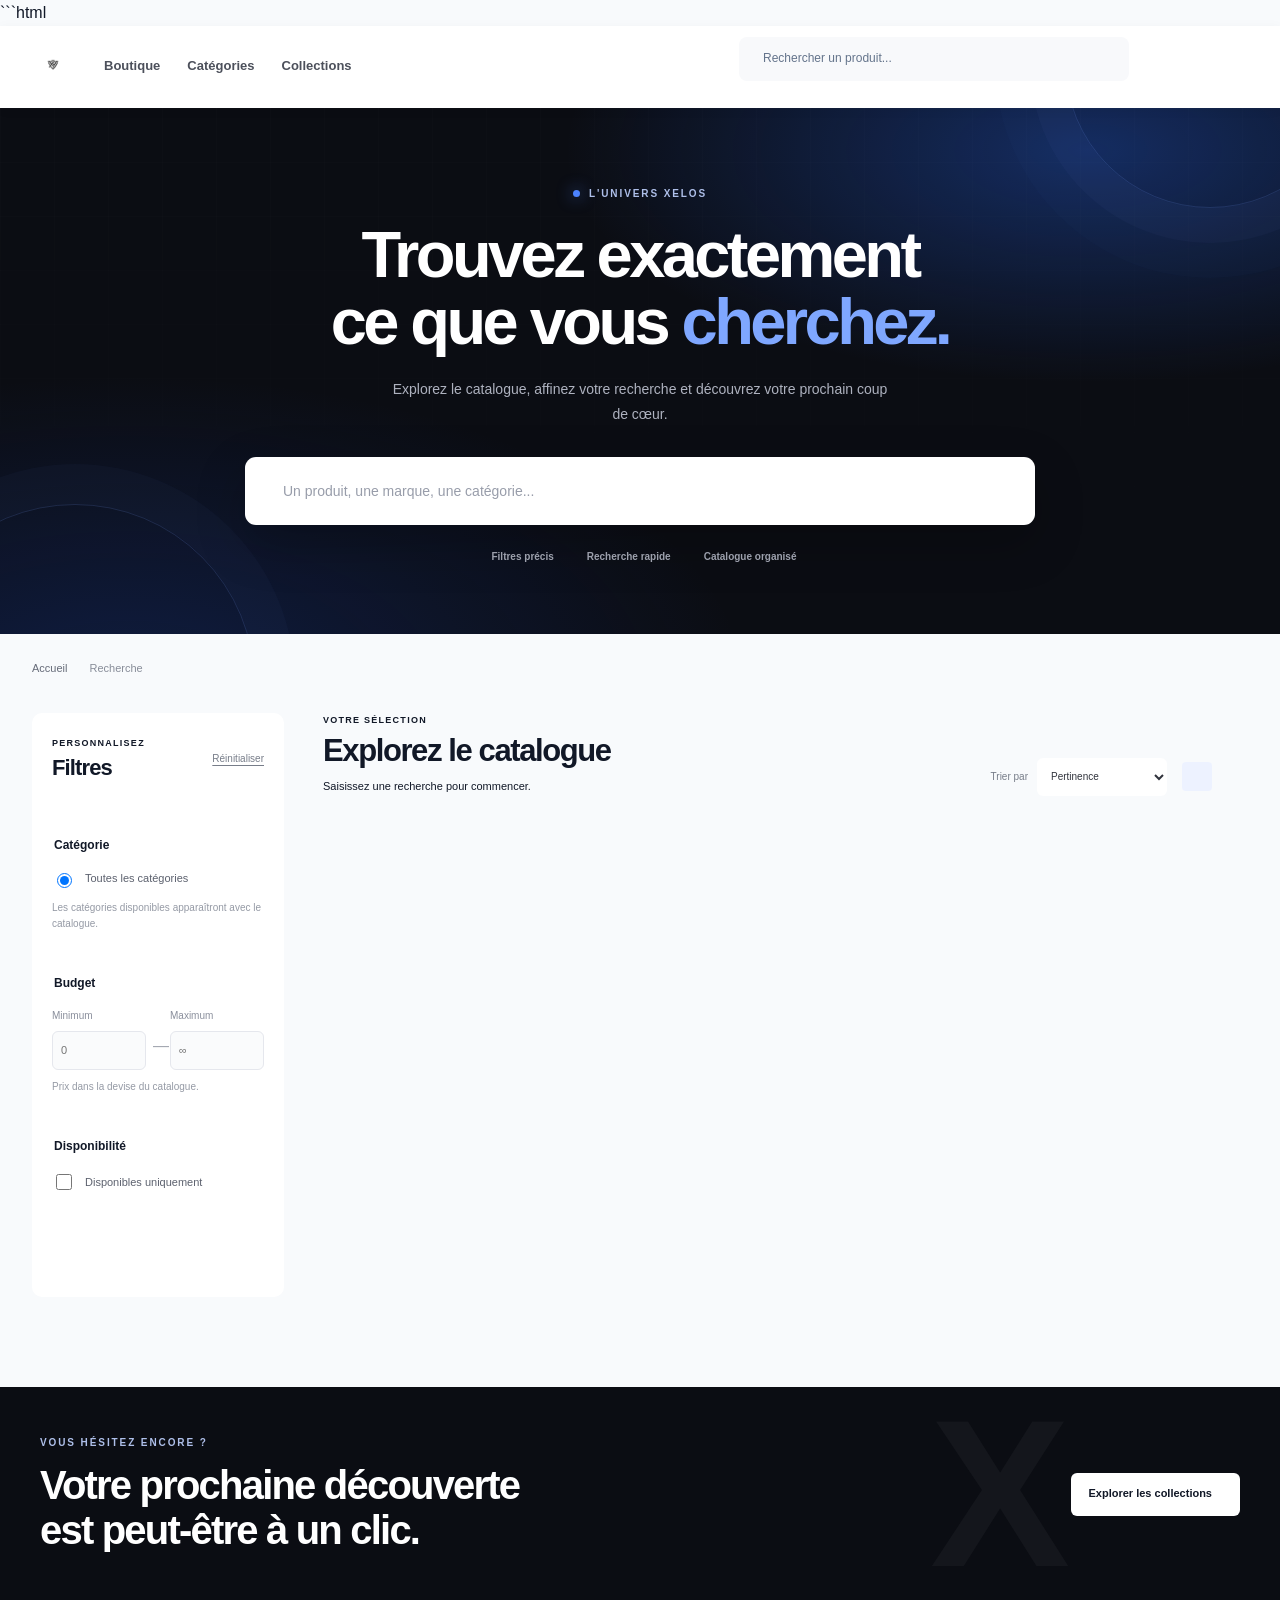
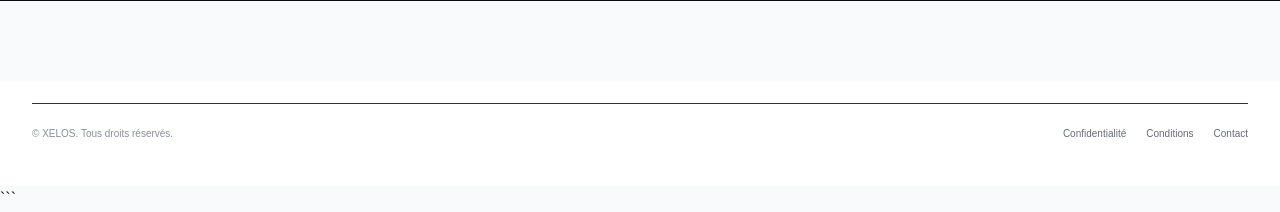
<file: search.html>
```html
<!DOCTYPE html>
<html lang="fr">
<head>
  <meta charset="UTF-8">
  <meta name="viewport" content="width=device-width, initial-scale=1">
  <meta name="theme-color" content="#ffffff">
  <meta name="description" content="Recherchez des produits sur XELOS. Explorez le catalogue, filtrez les résultats et trouvez ce qui vous correspond.">
  <title>Recherche — XELOS</title>

  <link rel="icon" href="assets/logos/xelos-logo.png">
  <link rel="stylesheet" href="css/core/variables.css">
  <link rel="stylesheet" href="css/core/reset.css">
  <link rel="stylesheet" href="css/core/typography.css">
  <link rel="stylesheet" href="css/core/layout.css">
  <link rel="stylesheet" href="css/core/utilities.css">
  <link rel="stylesheet" href="css/components/buttons.css">
  <link rel="stylesheet" href="css/components/forms.css">
  <link rel="stylesheet" href="css/components/header.css">
  <link rel="stylesheet" href="css/components/footer.css">
  <link rel="stylesheet" href="css/components/product-card.css">
  <link rel="stylesheet" href="css/components/pagination.css">
  <link rel="stylesheet" href="css/pages/search.css">
  <link rel="stylesheet" href="css/responsive.css">
</head>

<body class="search-page">
  <a class="skip-link" href="#main">Passer au contenu</a>

  <header class="site-header">
    <div class="header-main">
      <button class="icon-button mobile-menu-toggle" id="mobileMenuToggle"
        type="button" aria-label="Ouvrir le menu" aria-expanded="false"
        aria-controls="mainNavigation">
        <i class="fa-solid fa-bars" aria-hidden="true"></i>
      </button>

      <a class="site-logo" href="index.html" aria-label="XELOS — Accueil">
        <img src="assets/logos/xelos-logo.png" alt="XELOS" width="42" height="42">
      </a>

      <nav class="main-navigation" id="mainNavigation" aria-label="Navigation principale">
        <a href="shop.html">Boutique</a>
        <a href="category.html">Catégories</a>
        <a href="collections.html">Collections</a>
      </nav>

      <form class="header-search" id="headerSearchForm" role="search">
        <i class="fa-solid fa-magnifying-glass" aria-hidden="true"></i>
        <input id="headerSearchInput" type="search" name="q"
          placeholder="Rechercher un produit..." autocomplete="off"
          aria-label="Rechercher dans la boutique">
        <button type="submit" aria-label="Lancer la recherche">
          <i class="fa-solid fa-arrow-right" aria-hidden="true"></i>
        </button>
      </form>

      <div class="header-actions">
        <a class="icon-button header-account" href="account.html" aria-label="Mon compte">
          <i class="fa-regular fa-user" aria-hidden="true"></i>
        </a>
        <a class="icon-button header-cart" href="cart.html" aria-label="Mon panier">
          <i class="fa-solid fa-bag-shopping" aria-hidden="true"></i>
        </a>
      </div>
    </div>
  </header>

  <main id="main">
    <section class="search-hero">
      <div class="search-hero-decoration search-decoration-one" aria-hidden="true"></div>
      <div class="search-hero-decoration search-decoration-two" aria-hidden="true"></div>

      <div class="search-hero-inner">
        <p class="eyebrow"><span></span> L'univers XELOS</p>
        <h1>Trouvez exactement<br>ce que vous <span>cherchez.</span></h1>
        <p class="search-hero-copy">
          Explorez le catalogue, affinez votre recherche et découvrez votre prochain coup de cœur.
        </p>

        <form class="search-main-form" id="searchForm" role="search">
          <i class="fa-solid fa-magnifying-glass search-main-icon" aria-hidden="true"></i>
          <label class="visually-hidden" for="searchInput">Que recherchez-vous ?</label>
          <input id="searchInput" name="q" type="search"
            placeholder="Un produit, une marque, une catégorie..."
            autocomplete="off" aria-autocomplete="list"
            aria-controls="searchSuggestions" aria-expanded="false">
          <button class="search-clear" id="clearSearch" type="button"
            aria-label="Effacer la recherche" hidden>
            <i class="fa-solid fa-xmark" aria-hidden="true"></i>
          </button>
          <button class="search-submit" type="submit">
            Rechercher <i class="fa-solid fa-arrow-right" aria-hidden="true"></i>
          </button>

          <div class="search-suggestions" id="searchSuggestions"
            role="listbox" aria-label="Suggestions de recherche" hidden></div>
        </form>

        <div class="search-hero-meta">
          <span><i class="fa-solid fa-sliders" aria-hidden="true"></i> Filtres précis</span>
          <span><i class="fa-solid fa-bolt" aria-hidden="true"></i> Recherche rapide</span>
          <span><i class="fa-solid fa-layer-group" aria-hidden="true"></i> Catalogue organisé</span>
        </div>
      </div>
    </section>

    <section class="search-content section-container" aria-labelledby="resultsHeading">
      <div class="search-breadcrumb">
        <a href="index.html">Accueil</a>
        <i class="fa-solid fa-chevron-right" aria-hidden="true"></i>
        <span>Recherche</span>
      </div>

      <div class="search-layout">
        <aside class="search-filters" id="searchFilters" aria-label="Filtres de recherche">
          <div class="filter-heading">
            <div>
              <span class="filter-kicker">Personnalisez</span>
              <h2>Filtres</h2>
            </div>
            <button class="filter-reset" id="resetFilters" type="button">Réinitialiser</button>
          </div>

          <div class="active-filters" id="activeFilters" aria-live="polite"></div>

          <fieldset class="filter-group">
            <legend>Catégorie</legend>
            <label class="filter-option">
              <input type="radio" name="categoryFilter" value="" checked>
              <span>Toutes les catégories</span>
            </label>
            <div id="categoryOptions">
              <p class="filter-hint">Les catégories disponibles apparaîtront avec le catalogue.</p>
            </div>
          </fieldset>

          <fieldset class="filter-group">
            <legend>Budget</legend>
            <div class="price-inputs">
              <label>
                <span>Minimum</span>
                <input id="minPrice" type="number" min="0" step="0.01"
                  inputmode="decimal" placeholder="0">
              </label>
              <span class="price-separator" aria-hidden="true">—</span>
              <label>
                <span>Maximum</span>
                <input id="maxPrice" type="number" min="0" step="0.01"
                  inputmode="decimal" placeholder="∞">
              </label>
            </div>
            <p class="filter-hint" id="priceFilterHint">Prix dans la devise du catalogue.</p>
          </fieldset>

          <fieldset class="filter-group">
            <legend>Disponibilité</legend>
            <label class="filter-option filter-checkbox">
              <input id="availableOnly" type="checkbox">
              <span>Disponibles uniquement</span>
            </label>
          </fieldset>

          <button class="apply-filters" id="applyFilters" type="button">
            Appliquer les filtres
            <i class="fa-solid fa-arrow-right" aria-hidden="true"></i>
          </button>
        </aside>

        <div class="search-results">
          <div class="results-toolbar">
            <div class="results-title-group">
              <p class="results-eyebrow">Votre sélection</p>
              <h2 id="resultsHeading">Explorez le catalogue</h2>
              <p id="resultsCount" class="results-count" aria-live="polite">
                Saisissez une recherche pour commencer.
              </p>
            </div>

            <div class="results-controls">
              <button class="mobile-filter-button" id="mobileFilterToggle"
                type="button" aria-controls="searchFilters" aria-expanded="false">
                <i class="fa-solid fa-sliders" aria-hidden="true"></i>
                Filtres
                <span id="filterCount" hidden>0</span>
              </button>

              <label class="sort-control">
                <span>Trier par</span>
                <select id="sortSelect">
                  <option value="relevance">Pertinence</option>
                  <option value="newest">Nouveautés</option>
                  <option value="price-asc">Prix croissant</option>
                  <option value="price-desc">Prix décroissant</option>
                  <option value="name-asc">Nom : A à Z</option>
                </select>
              </label>

              <div class="view-toggle" aria-label="Affichage des résultats">
                <button type="button" class="view-button is-active"
                  data-view="grid" aria-label="Affichage en grille"
                  aria-pressed="true">
                  <i class="fa-solid fa-grip" aria-hidden="true"></i>
                </button>
                <button type="button" class="view-button"
                  data-view="list" aria-label="Affichage en liste"
                  aria-pressed="false">
                  <i class="fa-solid fa-list" aria-hidden="true"></i>
                </button>
              </div>
            </div>
          </div>

          <div class="search-context" id="searchContext" hidden>
            <span id="searchContextText"></span>
            <button type="button" id="clearQuery">Effacer la recherche</button>
          </div>

          <div class="search-loading" id="searchLoading" hidden>
            <span class="search-spinner" aria-hidden="true"></span>
            <p>Recherche en cours...</p>
          </div>

          <div class="search-error" id="searchError" role="alert" hidden>
            <div class="state-icon"><i class="fa-solid fa-triangle-exclamation" aria-hidden="true"></i></div>
            <h3>La recherche n'a pas abouti</h3>
            <p id="searchErrorMessage">Une erreur est survenue. Réessayez.</p>
            <button class="button button-primary" id="retrySearch" type="button">Réessayer</button>
          </div>

          <div class="search-empty" id="searchEmpty" hidden>
            <div class="empty-visual" aria-hidden="true">
              <span class="empty-orbit orbit-a"></span>
              <span class="empty-orbit orbit-b"></span>
              <span class="empty-search-icon"><i class="fa-solid fa-magnifying-glass"></i></span>
            </div>
            <span class="empty-kicker">Aucun résultat</span>
            <h3 id="emptyTitle">Aucun produit trouvé</h3>
            <p id="emptyMessage">Essayez d'autres mots-clés ou modifiez vos filtres.</p>
            <div class="empty-actions">
              <button class="button button-primary" id="emptyReset" type="button">
                Réinitialiser les filtres
              </button>
              <a class="button button-secondary" href="shop.html">Voir la boutique</a>
            </div>
            <div class="search-suggestions-empty" id="recentSearches" hidden>
              <span>Recherches récentes</span>
              <div id="recentSearchList"></div>
            </div>
          </div>

          <div class="search-no-catalog" id="searchNoCatalog" hidden>
            <div class="state-icon"><i class="fa-solid fa-box-open" aria-hidden="true"></i></div>
            <h3>Le catalogue n'est pas encore connecté</h3>
            <p>Les résultats apparaîtront ici lorsque les données réelles du catalogue seront disponibles.</p>
            <a class="button button-secondary" href="shop.html">Retour à la boutique</a>
          </div>

          <div class="search-product-grid" id="searchProductGrid"
            aria-label="Résultats de recherche" aria-busy="false"></div>

          <nav class="search-pagination" id="searchPagination"
            aria-label="Pagination des résultats" hidden>
            <button type="button" id="previousPage" aria-label="Page précédente">
              <i class="fa-solid fa-chevron-left" aria-hidden="true"></i>
            </button>
            <div id="paginationNumbers"></div>
            <button type="button" id="nextPage" aria-label="Page suivante">
              <i class="fa-solid fa-chevron-right" aria-hidden="true"></i>
            </button>
          </nav>
        </div>
      </div>
    </section>

    <section class="search-bottom-cta">
      <div class="search-bottom-inner">
        <div>
          <span class="eyebrow">Vous hésitez encore ?</span>
          <h2>Votre prochaine découverte<br>est peut-être à un clic.</h2>
        </div>
        <a href="collections.html" class="button button-light">
          Explorer les collections
          <i class="fa-solid fa-arrow-right" aria-hidden="true"></i>
        </a>
        <div class="cta-mark" aria-hidden="true">X</div>
      </div>
    </section>
  </main>

  <footer class="site-footer">
    <div class="footer-bottom">
      <span>© <span id="footerYear"></span> XELOS. Tous droits réservés.</span>
      <div>
        <a href="privacy-policy.html">Confidentialité</a>
        <a href="terms.html">Conditions</a>
        <a href="contact.html">Contact</a>
      </div>
    </div>
  </footer>

  <script type="module" src="js/search.js"></script>
</body>
</html>
```
</file>
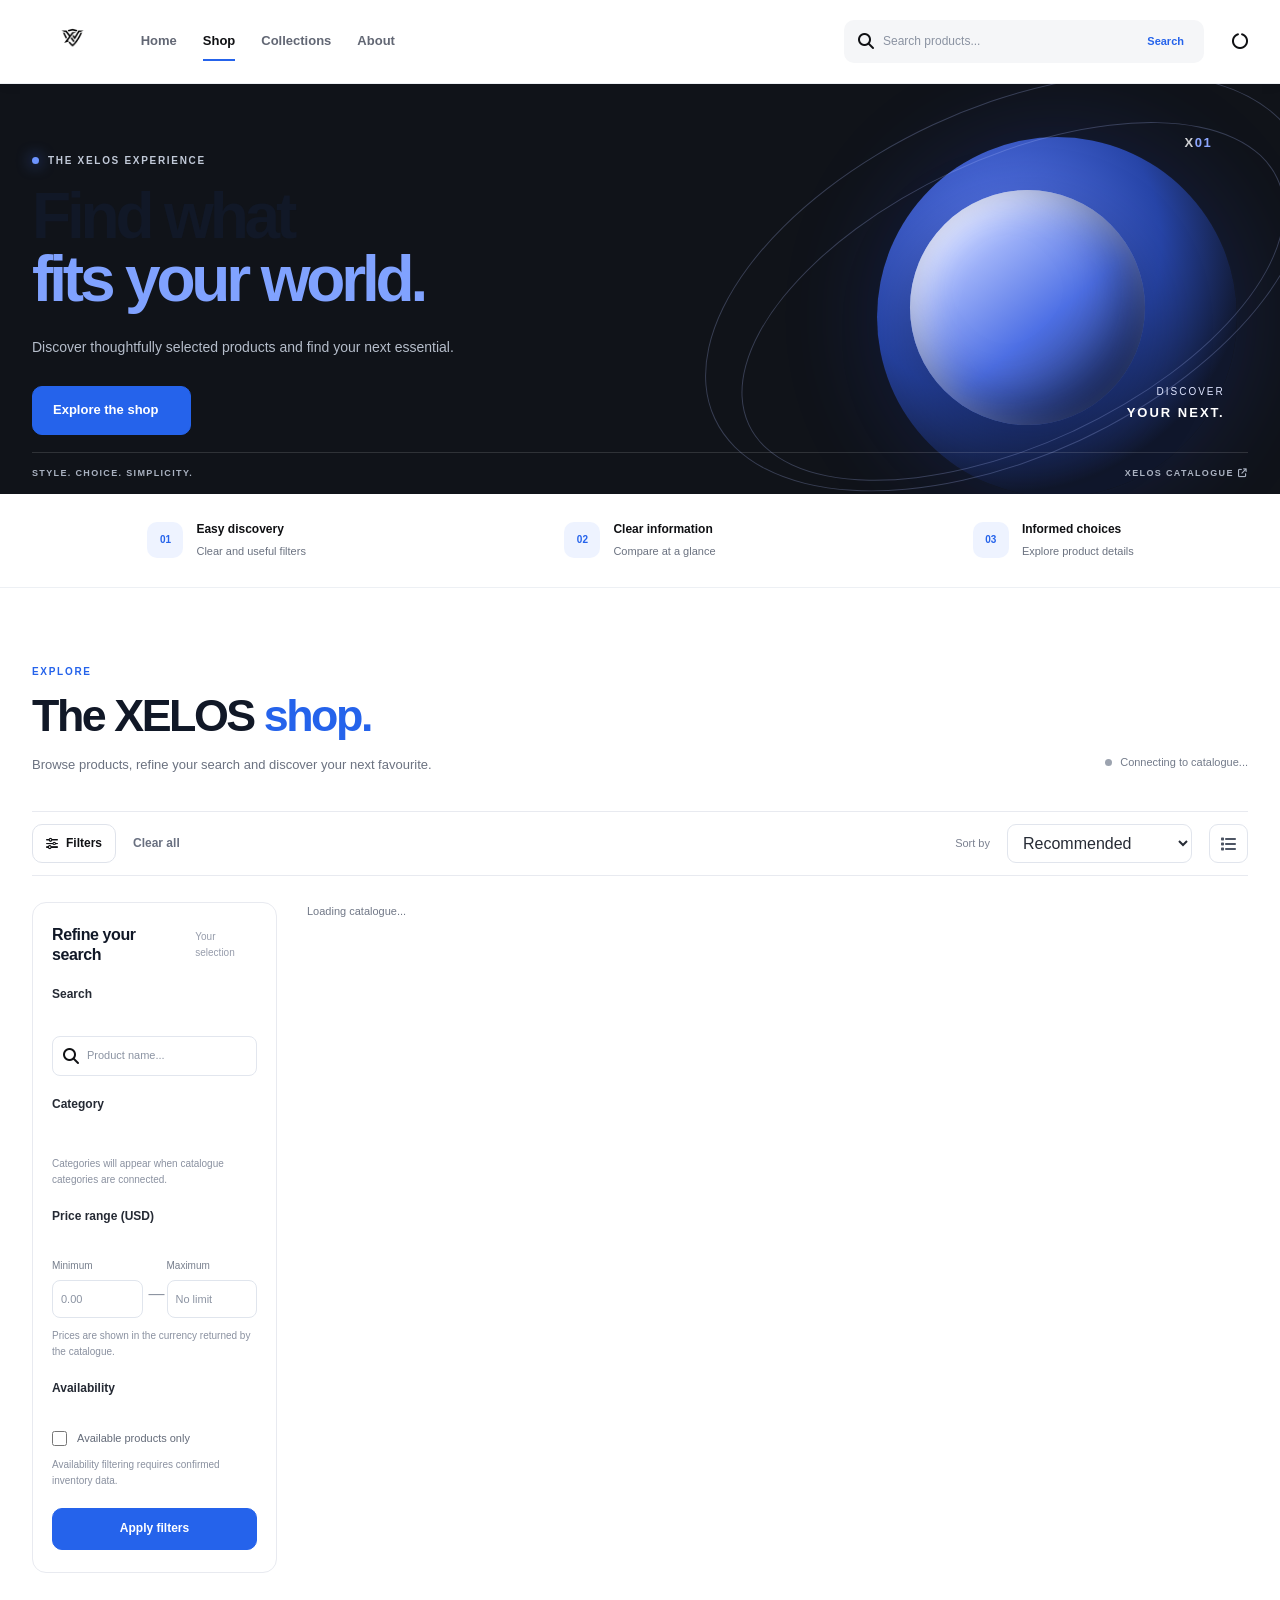
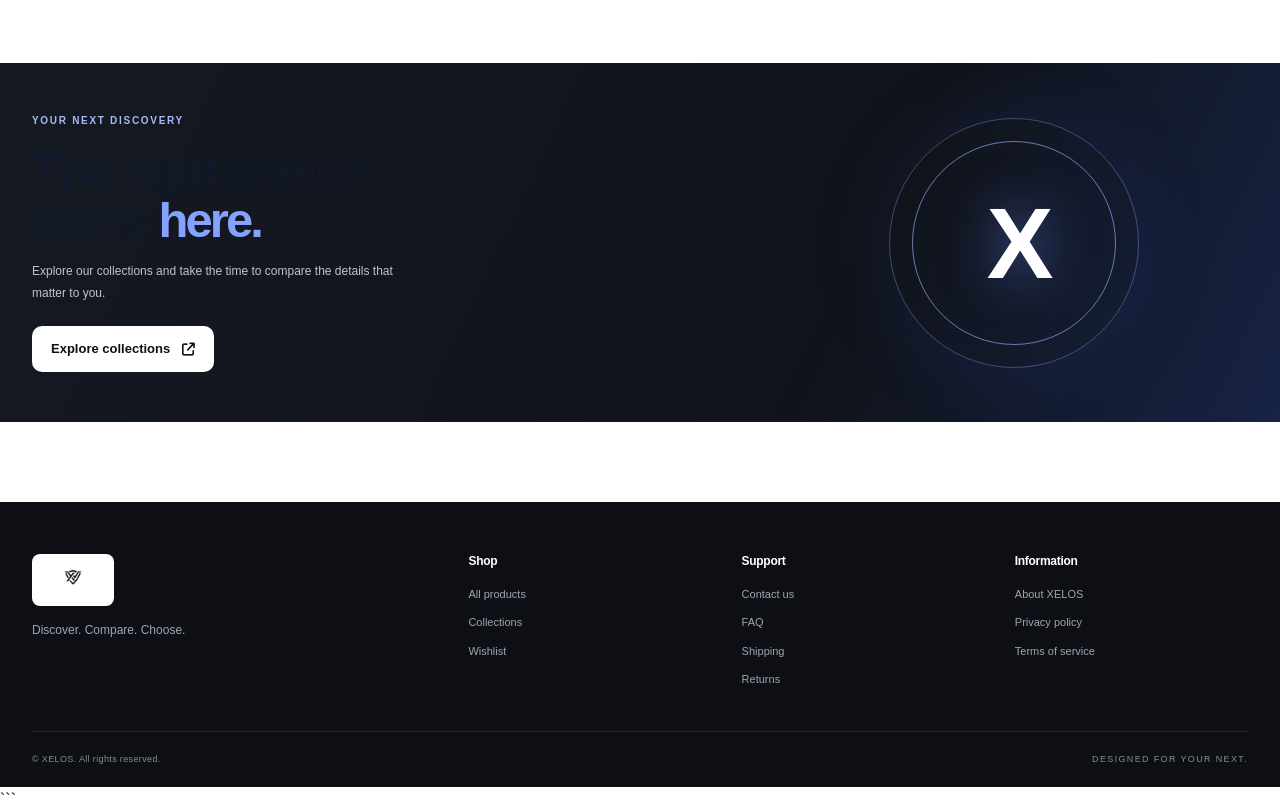
<file: shop.html>
<!DOCTYPE html>
<html lang="en">
<head>
  <meta charset="UTF-8">
  <meta name="viewport" content="width=device-width, initial-scale=1">
  <meta name="theme-color" content="#0B1220">
  <meta name="description" content="Explore the XELOS catalogue. Discover carefully selected products, compare prices and find your next essential.">
  <meta name="robots" content="index,follow">

  <title>Shop — XELOS</title>

  <link rel="icon" href="assets/logos/xelos-logo.png">
  <link rel="preconnect" href="https://fonts.googleapis.com">
  <link rel="preconnect" href="https://fonts.gstatic.com" crossorigin>

  <!-- Font Awesome -->
  <link
    rel="stylesheet"
    href="https://cdnjs.cloudflare.com/ajax/libs/font-awesome/6.7.2/css/all.min.css"
    referrerpolicy="no-referrer"
  >

  <!-- Core styles -->
  <link rel="stylesheet" href="css/core/variables.css">
  <link rel="stylesheet" href="css/core/reset.css">
  <link rel="stylesheet" href="css/core/typography.css">
  <link rel="stylesheet" href="css/core/layout.css">
  <link rel="stylesheet" href="css/core/utilities.css">

  <!-- Components -->
  <link rel="stylesheet" href="css/components/buttons.css">
  <link rel="stylesheet" href="css/components/forms.css">
  <link rel="stylesheet" href="css/components/header.css">
  <link rel="stylesheet" href="css/components/footer.css">
  <link rel="stylesheet" href="css/components/product-card.css">
  <link rel="stylesheet" href="css/components/loader.css">
  <link rel="stylesheet" href="css/components/pagination.css">
  <link rel="stylesheet" href="css/responsive.css">
  <link rel="stylesheet" href="css/pages/shop.css">

  <script type="module" src="js/shop.js"></script>
</head>

<body class="shop-page">
  <a class="skip-link" href="#main-content">Skip to content</a>

  <header class="site-header">
    <div class="shop-header__inner">

      <button
        class="icon-button shop-menu-toggle"
        id="menuToggle"
        type="button"
        aria-label="Open navigation menu"
        aria-expanded="false"
        aria-controls="primaryNavigation"
      >
        <i class="fa-solid fa-bars" aria-hidden="true"></i>
      </button>

      <a class="shop-brand" href="index.html" aria-label="XELOS home">
        <img
          src="assets/logos/xelos-logo.png"
          alt="XELOS"
          class="shop-brand__logo"
          width="56"
          height="56"
        >
      </a>

      <nav
        class="shop-navigation"
        id="primaryNavigation"
        aria-label="Main navigation"
      >
        <a href="index.html">Home</a>
        <a href="shop.html" class="is-active" aria-current="page">Shop</a>
        <a href="collections.html">Collections</a>
        <a href="about.html">About</a>
      </nav>

      <form class="header-search" id="headerSearch" role="search">
        <label class="visually-hidden" for="headerSearchInput">
          Search products
        </label>

        <i class="fa-solid fa-magnifying-glass" aria-hidden="true"></i>

        <input
          id="headerSearchInput"
          name="q"
          type="search"
          placeholder="Search products..."
          autocomplete="off"
        >

        <button type="submit" aria-label="Search catalogue">
          Search
        </button>
      </form>

      <!--
        shop.js must populate this container after checking the Supabase session.
        Visitor: Sign in + Create account.
        Authenticated user: Account + Cart.
        Do not add account/cart links here statically.
      -->
      <div
        class="shop-header__actions"
        id="shopHeaderActions"
        aria-label="Account and shopping actions"
        aria-live="polite"
      >
        <span class="header-actions__loading" aria-label="Checking account">
          <i class="fa-solid fa-circle-notch fa-spin" aria-hidden="true"></i>
        </span>
      </div>

    </div>
  </header>

  <main id="main-content">

    <!-- HERO -->
    <section class="shop-hero" aria-labelledby="shopTitle">
      <div class="shop-hero__content">
        <p class="eyebrow">
          <span aria-hidden="true"></span>
          THE XELOS EXPERIENCE
        </p>

        <h1 id="shopTitle">
          Find what<br>
          <span>fits your world.</span>
        </h1>

        <p>
          Discover thoughtfully selected products and find your next essential.
        </p>

        <a class="button button-primary shop-hero__cta" href="#catalogue">
          Explore the shop
          <i class="fa-solid fa-arrow-down-right" aria-hidden="true"></i>
        </a>
      </div>

      <div class="shop-hero__art" aria-hidden="true">
        <div class="shop-hero__orb shop-hero__orb--back"></div>
        <div class="shop-hero__orb shop-hero__orb--front"></div>
        <div class="shop-hero__line shop-hero__line--one"></div>
        <div class="shop-hero__line shop-hero__line--two"></div>

        <div class="shop-hero__label">
          DISCOVER<br>
          <strong>YOUR NEXT.</strong>
        </div>

        <div class="shop-hero__number">X<span>01</span></div>
      </div>

      <div class="shop-hero__bottom">
        <span>STYLE. CHOICE. SIMPLICITY.</span>
        <span>
          XELOS CATALOGUE
          <i class="fa-solid fa-arrow-up-right-from-square" aria-hidden="true"></i>
        </span>
      </div>
    </section>

    <!-- TRUST STRIP -->
    <section class="shop-trust-strip" aria-label="The XELOS experience">
      <div>
        <span class="trust-icon">01</span>
        <span>
          <strong>Easy discovery</strong>
          <small>Clear and useful filters</small>
        </span>
      </div>

      <div>
        <span class="trust-icon">02</span>
        <span>
          <strong>Clear information</strong>
          <small>Compare at a glance</small>
        </span>
      </div>

      <div>
        <span class="trust-icon">03</span>
        <span>
          <strong>Informed choices</strong>
          <small>Explore product details</small>
        </span>
      </div>
    </section>

    <!-- CATALOGUE -->
    <section
      class="shop-catalog section-container"
      id="catalogue"
      aria-labelledby="catalogueTitle"
    >
      <div class="catalog-intro">
        <div>
          <p class="eyebrow">EXPLORE</p>
          <h2 id="catalogueTitle">The XELOS <span>shop.</span></h2>
          <p class="catalog-intro__description">
            Browse products, refine your search and discover your next favourite.
          </p>
        </div>

        <div class="catalog-intro__meta">
          <span class="catalog-live-dot" aria-hidden="true"></span>
          <span id="catalogStatus" role="status">Connecting to catalogue...</span>
        </div>
      </div>

      <div class="catalog-toolbar">
        <div class="catalog-toolbar__left">
          <button
            class="filter-toggle button button-secondary"
            id="filterToggle"
            type="button"
            aria-expanded="true"
            aria-controls="catalogFilters"
          >
            <i class="fa-solid fa-sliders" aria-hidden="true"></i>
            Filters
            <span id="activeFilterCount" class="filter-count" hidden>0</span>
          </button>

          <button class="text-button" id="clearFilters" type="button">
            Clear all
          </button>
        </div>

        <div class="catalog-toolbar__right">
          <label class="results-label" for="sortSelect">Sort by</label>

          <select id="sortSelect" class="sort-select" name="sort">
            <option value="recommended">Recommended</option>
            <option value="newest">Newest</option>
            <option value="popular">Popularity</option>
            <option value="price-asc">Price: low to high</option>
            <option value="price-desc">Price: high to low</option>
            <option value="name-asc">Name: A to Z</option>
          </select>

          <button
            class="view-toggle"
            id="viewToggle"
            type="button"
            aria-label="Switch to list view"
            aria-pressed="false"
          >
            <i class="fa-solid fa-list" aria-hidden="true"></i>
          </button>
        </div>
      </div>

      <div class="catalog-layout">

        <!-- FILTERS -->
        <aside
          class="catalog-filters"
          id="catalogFilters"
          aria-label="Catalogue filters"
        >
          <div class="filter-panel__heading">
            <h3>Refine your search</h3>
            <span>Your selection</span>
          </div>

          <fieldset class="filter-group">
            <legend>Search</legend>

            <label class="filter-search">
              <span class="visually-hidden">Search the catalogue</span>
              <i class="fa-solid fa-magnifying-glass" aria-hidden="true"></i>

              <input
                id="catalogSearch"
                type="search"
                placeholder="Product name..."
                autocomplete="off"
              >
            </label>
          </fieldset>

          <fieldset class="filter-group">
            <legend>Category</legend>

            <div id="categoryOptions">
              <p class="filter-hint">
                Categories will appear when catalogue categories are connected.
              </p>
            </div>
          </fieldset>

          <fieldset class="filter-group">
            <legend>Price range (USD)</legend>

            <div class="price-inputs">
              <label>
                <span>Minimum</span>
                <input
                  id="minPrice"
                  type="number"
                  min="0"
                  step="0.01"
                  inputmode="decimal"
                  placeholder="0.00"
                >
              </label>

              <span class="price-separator" aria-hidden="true">—</span>

              <label>
                <span>Maximum</span>
                <input
                  id="maxPrice"
                  type="number"
                  min="0"
                  step="0.01"
                  inputmode="decimal"
                  placeholder="No limit"
                >
              </label>
            </div>

            <p class="filter-hint">
              Prices are shown in the currency returned by the catalogue.
            </p>
          </fieldset>

          <fieldset class="filter-group">
            <legend>Availability</legend>

            <label class="filter-option filter-option--checkbox">
              <input id="inStockOnly" type="checkbox">
              <span>Available products only</span>
            </label>

            <p class="filter-hint">
              Availability filtering requires confirmed inventory data.
            </p>
          </fieldset>

          <button
            class="button button-primary filter-apply"
            id="applyFilters"
            type="button"
          >
            Apply filters
          </button>
        </aside>

        <!-- RESULTS -->
        <div class="catalog-results">
          <div class="catalog-results__top">
            <p id="resultsSummary" aria-live="polite">
              Loading catalogue...
            </p>

            <div
              class="active-filters"
              id="activeFilters"
              aria-label="Active filters"
            ></div>
          </div>

          <div
            class="product-grid"
            id="productGrid"
            aria-live="polite"
            aria-busy="true"
          ></div>

          <div
            class="catalog-state"
            id="catalogState"
            role="status"
            aria-live="polite"
            aria-atomic="true"
          >
            <div class="catalog-state__icon" aria-hidden="true">
              <i class="fa-solid fa-bag-shopping"></i>
            </div>

            <p class="eyebrow" id="stateEyebrow">XELOS CATALOGUE</p>
            <h3 id="stateTitle">Loading the catalogue</h3>
            <p id="stateMessage">
              Real product information is being retrieved.
            </p>

            <button
              class="button button-secondary"
              id="stateReset"
              type="button"
              hidden
            >
              Reset filters
            </button>
          </div>

          <nav
            class="catalog-pagination"
            id="catalogPagination"
            aria-label="Catalogue pagination"
            hidden
          >
            <button
              class="pagination-button"
              id="previousPage"
              type="button"
              aria-label="Previous page"
            >
              <i class="fa-solid fa-chevron-left" aria-hidden="true"></i>
            </button>

            <div class="pagination-pages" id="paginationPages"></div>

            <button
              class="pagination-button"
              id="nextPage"
              type="button"
              aria-label="Next page"
            >
              <i class="fa-solid fa-chevron-right" aria-hidden="true"></i>
            </button>
          </nav>
        </div>
      </div>
    </section>

    <!-- EDITORIAL -->
    <section class="catalog-editorial" aria-labelledby="editorialTitle">
      <div class="catalog-editorial__copy">
        <p class="eyebrow">YOUR NEXT DISCOVERY</p>

        <h2 id="editorialTitle">
          The right choice<br>
          starts <span>here.</span>
        </h2>

        <p>
          Explore our collections and take the time to compare the details that matter to you.
        </p>

        <a class="button button-light" href="collections.html">
          Explore collections
          <i class="fa-solid fa-arrow-up-right-from-square" aria-hidden="true"></i>
        </a>
      </div>

      <div class="catalog-editorial__graphic" aria-hidden="true">
        <div class="editorial-ring editorial-ring--outer"></div>
        <div class="editorial-ring editorial-ring--inner"></div>
        <span>X</span>
      </div>
    </section>

  </main>

  <!-- FOOTER -->
  <footer class="site-footer">
    <div class="shop-footer__main">
      <div class="shop-footer__brand">
        <a href="index.html" aria-label="XELOS home">
          <img
            src="assets/logos/xelos-logo.png"
            alt="XELOS"
            class="shop-brand__logo"
            width="56"
            height="56"
          >
        </a>
        <p>Discover. Compare. Choose.</p>
      </div>

      <div class="shop-footer__column">
        <h2>Shop</h2>
        <a href="shop.html">All products</a>
        <a href="collections.html">Collections</a>
        <a href="wishlist.html">Wishlist</a>
      </div>

      <div class="shop-footer__column">
        <h2>Support</h2>
        <a href="contact.html">Contact us</a>
        <a href="faq.html">FAQ</a>
        <a href="shipping-policy.html">Shipping</a>
        <a href="returns-policy.html">Returns</a>
      </div>

      <div class="shop-footer__column">
        <h2>Information</h2>
        <a href="about.html">About XELOS</a>
        <a href="privacy-policy.html">Privacy policy</a>
        <a href="terms.html">Terms of service</a>
      </div>
    </div>

    <div class="shop-footer__bottom">
      <p>© <span id="currentYear"></span> XELOS. All rights reserved.</p>
      <span>DESIGNED FOR YOUR NEXT.</span>
    </div>
  </footer>
</body>
</html>
```
</file>
<file: css/core/variables.css>
:root {
  color-scheme: light;

  /* Brand */
  --color-primary: #2563eb;
  --color-primary-hover: #1d4ed8;
  --color-primary-active: #1e40af;
  --color-primary-soft: #eff6ff;

  /* Backgrounds */
  --color-background: #f8fafc;
  --color-surface: #ffffff;
  --color-surface-muted: #f1f5f9;
  --color-surface-dark: #111827;

  /* Text */
  --color-text: #111827;
  --color-text-secondary: #475569;
  --color-text-muted: #64748b;
  --color-text-inverse: #ffffff;

  /* Borders */
  --color-border: #e2e8f0;
  --color-border-strong: #cbd5e1;

  /* Status */
  --color-success: #16a34a;
  --color-success-soft: #f0fdf4;
  --color-warning: #d97706;
  --color-warning-soft: #fffbeb;
  --color-danger: #dc2626;
  --color-danger-soft: #fef2f2;
  --color-info: #0891b2;
  --color-info-soft: #ecfeff;

  /* Typography */
  --font-family-base: Inter, -apple-system, BlinkMacSystemFont,
    "Segoe UI", sans-serif;
  --font-family-heading: Inter, -apple-system, BlinkMacSystemFont,
    "Segoe UI", sans-serif;

  --font-size-xs: 0.75rem;
  --font-size-sm: 0.875rem;
  --font-size-base: 1rem;
  --font-size-lg: 1.125rem;
  --font-size-xl: 1.25rem;
  --font-size-2xl: 1.5rem;
  --font-size-3xl: 1.875rem;
  --font-size-4xl: 2.25rem;
  --font-size-5xl: 3rem;

  --line-height-tight: 1.2;
  --line-height-base: 1.6;
  --line-height-relaxed: 1.75;

  /* Spacing */
  --space-1: 0.25rem;
  --space-2: 0.5rem;
  --space-3: 0.75rem;
  --space-4: 1rem;
  --space-5: 1.25rem;
  --space-6: 1.5rem;
  --space-8: 2rem;
  --space-10: 2.5rem;
  --space-12: 3rem;
  --space-16: 4rem;
  --space-20: 5rem;

  /* Layout */
  --container-width: 1280px;
  --container-wide: 1440px;
  --header-height: 76px;
  --sidebar-width: 260px;

  /* Borders and shadows */
  --radius-sm: 6px;
  --radius-md: 10px;
  --radius-lg: 16px;
  --radius-xl: 24px;
  --radius-full: 9999px;

  --shadow-sm: 0 1px 2px rgb(15 23 42 / 5%);
  --shadow-md: 0 4px 12px rgb(15 23 42 / 8%);
  --shadow-lg: 0 12px 32px rgb(15 23 42 / 12%);

  /* Motion */
  --transition-fast: 150ms ease;
  --transition-base: 250ms ease;
  --transition-slow: 350ms ease;

  /* Layers */
  --z-dropdown: 100;
  --z-sticky: 200;
  --z-overlay: 300;
  --z-modal: 400;
  --z-toast: 500;
}
</file>
<file: css/core/typography.css>
html {
  font-size: 16px;
}

body {
  font-family: var(--font-family-base);
  font-size: var(--font-size-base);
  font-weight: 400;
  line-height: var(--line-height-base);
  color: var(--color-text);
  background: var(--color-background);
  -webkit-font-smoothing: antialiased;
  text-rendering: optimizeLegibility;
}

h1,
h2,
h3,
h4,
h5,
h6 {
  font-family: var(--font-family-heading);
  font-weight: 700;
  line-height: var(--line-height-tight);
  letter-spacing: -0.025em;
  color: var(--color-text);
}

h1 {
  font-size: clamp(2rem, 5vw, var(--font-size-5xl));
}

h2 {
  font-size: clamp(1.75rem, 3.5vw, var(--font-size-3xl));
}

h3 {
  font-size: var(--font-size-2xl);
}

h4 {
  font-size: var(--font-size-xl);
}

h5 {
  font-size: var(--font-size-lg);
}

h6 {
  font-size: var(--font-size-base);
}

p {
  color: var(--color-text-secondary);
}

small {
  font-size: var(--font-size-sm);
}

strong,
b {
  font-weight: 700;
}

code,
pre,
kbd,
samp {
  font-family: "SFMono-Regular", Consolas, "Liberation Mono", monospace;
}

a {
  transition: color var(--transition-fast);
}

a:hover {
  color: var(--color-primary);
}

::selection {
  color: var(--color-text-inverse);
  background: var(--color-primary);
}
</file>
<file: css/core/layout.css>
.container {
  width: min(
    calc(100% - 2 * var(--space-6)),
    var(--container-width)
  );
  margin-inline: auto;
}

.container-wide {
  width: min(
    calc(100% - 2 * var(--space-6)),
    var(--container-wide)
  );
  margin-inline: auto;
}

.section {
  padding-block: var(--space-16);
}

.section-header {
  display: flex;
  align-items: end;
  justify-content: space-between;
  gap: var(--space-6);
  margin-bottom: var(--space-8);
}

.stack {
  display: flex;
  flex-direction: column;
  gap: var(--space-4);
}

.cluster {
  display: flex;
  flex-wrap: wrap;
  align-items: center;
  gap: var(--space-3);
}

.grid {
  display: grid;
  gap: var(--space-6);
}

.grid-2 {
  grid-template-columns: repeat(2, minmax(0, 1fr));
}

.grid-3 {
  grid-template-columns: repeat(3, minmax(0, 1fr));
}

.grid-4 {
  grid-template-columns: repeat(4, minmax(0, 1fr));
}

.page-layout {
  min-height: 100vh;
  display: flex;
  flex-direction: column;
}

.page-main {
  flex: 1;
}

.content-narrow {
  width: min(100%, 760px);
  margin-inline: auto;
}

.divider {
  width: 100%;
  height: 1px;
  border: 0;
  background: var(--color-border);
}

@media (max-width: 900px) {
  .grid-4,
  .grid-3 {
    grid-template-columns: repeat(2, minmax(0, 1fr));
  }

  .section {
    padding-block: var(--space-12);
  }
}

@media (max-width: 600px) {
  .container,
  .container-wide {
    width: calc(100% - 2 * var(--space-4));
  }

  .grid-2,
  .grid-3,
  .grid-4 {
    grid-template-columns: minmax(0, 1fr);
  }

  .section-header {
    align-items: flex-start;
    flex-direction: column;
  }
}
</file>
<file: css/core/utilities.css>
/* Display */
.hidden {
  display: none !important;
}

.block {
  display: block;
}

.inline-block {
  display: inline-block;
}

.flex {
  display: flex;
}

.inline-flex {
  display: inline-flex;
}

.items-center {
  align-items: center;
}

.items-start {
  align-items: flex-start;
}

.justify-center {
  justify-content: center;
}

.justify-between {
  justify-content: space-between;
}

.flex-wrap {
  flex-wrap: wrap;
}

/* Spacing */
.w-full {
  width: 100%;
}

.h-full {
  height: 100%;
}

.mx-auto {
  margin-inline: auto;
}

.mt-2 {
  margin-top: var(--space-2);
}

.mt-4 {
  margin-top: var(--space-4);
}

.mt-6 {
  margin-top: var(--space-6);
}

.mt-8 {
  margin-top: var(--space-8);
}

.mb-4 {
  margin-bottom: var(--space-4);
}

.mb-6 {
  margin-bottom: var(--space-6);
}

/* Text */
.text-left {
  text-align: left;
}

.text-center {
  text-align: center;
}

.text-right {
  text-align: right;
}

.text-muted {
  color: var(--color-text-muted);
}

.text-secondary {
  color: var(--color-text-secondary);
}

.text-primary {
  color: var(--color-primary);
}

.text-success {
  color: var(--color-success);
}

.text-danger {
  color: var(--color-danger);
}

.text-sm {
  font-size: var(--font-size-sm);
}

.text-lg {
  font-size: var(--font-size-lg);
}

.font-medium {
  font-weight: 500;
}

.font-semibold {
  font-weight: 600;
}

.font-bold {
  font-weight: 700;
}

/* Surfaces */
.rounded-sm {
  border-radius: var(--radius-sm);
}

.rounded-md {
  border-radius: var(--radius-md);
}

.rounded-lg {
  border-radius: var(--radius-lg);
}

.rounded-full {
  border-radius: var(--radius-full);
}

.border {
  border: 1px solid var(--color-border);
}

.shadow-sm {
  box-shadow: var(--shadow-sm);
}

.shadow-md {
  box-shadow: var(--shadow-md);
}

/* Accessibility */
.sr-only {
  position: absolute;
  width: 1px;
  height: 1px;
  padding: 0;
  margin: -1px;
  overflow: hidden;
  clip-path: inset(50%);
  white-space: nowrap;
  border: 0;
}
</file>
<file: css/components/buttons.css>
/* Base */
.btn {
  display: inline-flex;
  align-items: center;
  justify-content: center;
  gap: 0.625rem;
  min-height: 46px;
  padding: 0.75rem 1.25rem;
  border: 1px solid transparent;
  border-radius: var(--radius-md);
  font: inherit;
  font-size: var(--font-size-sm);
  font-weight: 650;
  line-height: 1.2;
  text-align: center;
  text-decoration: none;
  cursor: pointer;
  transition:
    background var(--transition-fast),
    color var(--transition-fast),
    border-color var(--transition-fast),
    box-shadow var(--transition-fast),
    transform var(--transition-fast);
}

.btn:hover:not(:disabled) {
  transform: translateY(-1px);
}

.btn:active:not(:disabled) {
  transform: translateY(0);
}

.btn:focus-visible {
  outline: 3px solid var(--color-primary);
  outline-offset: 3px;
}

.btn:disabled,
.btn[aria-disabled="true"] {
  opacity: 0.5;
  cursor: not-allowed;
  transform: none;
  box-shadow: none;
}

/* Primary */
.btn-primary {
  color: #fff;
  background: var(--color-primary);
  box-shadow: 0 4px 12px rgb(37 99 235 / 18%);
}

.btn-primary:hover:not(:disabled) {
  background: var(--color-primary-hover);
  box-shadow: 0 6px 18px rgb(37 99 235 / 25%);
}

/* Dark */
.btn-dark {
  color: #fff;
  background: #111827;
}

.btn-dark:hover:not(:disabled) {
  background: #1f2937;
}

/* Secondary */
.btn-secondary {
  color: var(--color-text);
  background: #fff;
  border-color: var(--color-border);
}

.btn-secondary:hover:not(:disabled) {
  background: var(--color-surface-muted);
  border-color: var(--color-border-strong);
}

/* Outline */
.btn-outline {
  color: var(--color-primary);
  background: transparent;
  border-color: var(--color-primary);
}

.btn-outline:hover:not(:disabled) {
  background: var(--color-primary-soft);
}

/* Text and danger */
.btn-ghost {
  color: var(--color-text-secondary);
  background: transparent;
}

.btn-ghost:hover:not(:disabled) {
  color: var(--color-primary);
  background: var(--color-primary-soft);
}

.btn-danger {
  color: #fff;
  background: var(--color-danger);
}

.btn-danger:hover:not(:disabled) {
  background: #b91c1c;
}

/* Sizes */
.btn-sm {
  min-height: 36px;
  padding: 0.5rem 0.875rem;
  font-size: var(--font-size-xs);
}

.btn-lg {
  min-height: 54px;
  padding: 0.95rem 1.75rem;
  font-size: var(--font-size-base);
}

.btn-block {
  display: flex;
  width: 100%;
}

.btn-icon {
  display: inline-grid;
  place-items: center;
  width: 44px;
  height: 44px;
  padding: 0;
  color: var(--color-text);
  background: #fff;
  border: 1px solid var(--color-border);
  border-radius: var(--radius-md);
}

.btn-icon:hover:not(:disabled) {
  color: var(--color-primary);
  background: var(--color-primary-soft);
  border-color: #bfdbfe;
}

.btn-icon:disabled {
  opacity: 0.5;
  cursor: not-allowed;
}
</file>
<file: css/components/header.css>
/* =========================================================
   XELOS — HEADER
   Fichier : css/components/header.css
   ========================================================= */

.site-header {
  position: sticky;
  top: 0;
  z-index: 1000;
  width: 100%;
  background: var(--color-white, #ffffff);
  border-bottom: 1px solid var(--border-color, #e5e7eb);
  box-shadow: 0 2px 12px rgb(15 23 42 / 4%);
}

.header-container {
  width: min(100% - 48px, 1440px);
  min-height: 76px;
  margin-inline: auto;
  display: flex;
  align-items: center;
  justify-content: space-between;
  gap: 28px;
}

.header-brand {
  display: inline-flex;
  align-items: center;
  flex-shrink: 0;
  gap: 10px;
  color: var(--color-text, #111827);
  text-decoration: none;
}

.header-brand img {
  display: block;
  width: auto;
  max-width: 150px;
  max-height: 44px;
  object-fit: contain;
}

.header-brand-name {
  font-size: 1.5rem;
  font-weight: 800;
  letter-spacing: -0.06em;
}

.header-nav {
  display: flex;
  align-items: center;
  justify-content: center;
  gap: 30px;
}

.header-nav a {
  position: relative;
  padding-block: 8px;
  color: var(--color-text-secondary, #4b5563);
  font-size: 0.925rem;
  font-weight: 600;
  text-decoration: none;
  transition: color 180ms ease;
}

.header-nav a:hover,
.header-nav a[aria-current="page"] {
  color: var(--color-primary, #2563eb);
}

.header-nav a[aria-current="page"]::after {
  position: absolute;
  right: 0;
  bottom: 0;
  left: 0;
  height: 2px;
  border-radius: 2px;
  background: var(--color-primary, #2563eb);
  content: "";
}

.header-actions {
  display: flex;
  align-items: center;
  justify-content: flex-end;
  gap: 12px;
  flex-shrink: 0;
}

.header-search {
  display: flex;
  align-items: center;
  width: min(260px, 22vw);
  min-width: 170px;
  height: 42px;
  padding-inline: 12px;
  gap: 8px;
  border: 1px solid var(--border-color, #e5e7eb);
  border-radius: 10px;
  background: var(--color-surface, #f9fafb);
  transition:
    border-color 180ms ease,
    box-shadow 180ms ease,
    background 180ms ease;
}

.header-search:focus-within {
  border-color: var(--color-primary, #2563eb);
  background: #ffffff;
  box-shadow: 0 0 0 3px rgb(37 99 235 / 12%);
}

.header-search input {
  width: 100%;
  min-width: 0;
  border: 0;
  outline: 0;
  background: transparent;
  color: var(--color-text, #111827);
  font: inherit;
  font-size: 0.875rem;
}

.header-search input::placeholder {
  color: var(--color-text-muted, #9ca3af);
}

.header-icon-button {
  position: relative;
  display: inline-flex;
  align-items: center;
  justify-content: center;
  width: 42px;
  height: 42px;
  flex-shrink: 0;
  border: 1px solid transparent;
  border-radius: 10px;
  background: transparent;
  color: var(--color-text, #111827);
  text-decoration: none;
  cursor: pointer;
  transition:
    color 180ms ease,
    background 180ms ease,
    border-color 180ms ease;
}

.header-icon-button:hover {
  border-color: var(--border-color, #e5e7eb);
  background: var(--color-surface, #f9fafb);
  color: var(--color-primary, #2563eb);
}

.header-icon-button svg,
.header-icon-button i {
  width: 20px;
  height: 20px;
  font-size: 1.15rem;
}

.header-badge {
  position: absolute;
  top: 1px;
  right: 0;
  display: inline-flex;
  align-items: center;
  justify-content: center;
  min-width: 18px;
  height: 18px;
  padding-inline: 4px;
  border: 2px solid #ffffff;
  border-radius: 999px;
  background: var(--color-primary, #2563eb);
  color: #ffffff;
  font-size: 0.65rem;
  font-weight: 700;
  line-height: 1;
}

.header-menu-toggle {
  display: none;
}

@media (max-width: 1100px) {
  .header-container {
    gap: 18px;
  }

  .header-nav {
    gap: 18px;
  }

  .header-search {
    width: 190px;
    min-width: 140px;
  }
}

@media (max-width: 800px) {
  .header-container {
    width: min(100% - 32px, 1440px);
    min-height: 68px;
    gap: 12px;
  }

  .header-brand img {
    max-width: 125px;
    max-height: 38px;
  }

  .header-nav {
    position: absolute;
    top: 100%;
    right: 0;
    left: 0;
    display: none;
    align-items: stretch;
    padding: 12px 20px 20px;
    gap: 0;
    border-bottom: 1px solid var(--border-color, #e5e7eb);
    background: #ffffff;
    box-shadow: 0 12px 20px rgb(15 23 42 / 8%);
  }

  .header-nav.is-open {
    display: flex;
    flex-direction: column;
  }

  .header-nav a {
    padding: 13px 4px;
  }

  .header-nav a[aria-current="page"]::after {
    display: none;
  }

  .header-menu-toggle {
    display: inline-flex;
  }

  .header-search {
    width: 42px;
    min-width: 42px;
    padding-inline: 10px;
  }

  .header-search input {
    width: 0;
    padding: 0;
    opacity: 0;
  }

  .header-search:focus-within {
    position: absolute;
    right: 16px;
    left: 16px;
    z-index: 2;
    width: auto;
    background: #ffffff;
  }

  .header-search:focus-within input {
    width: 100%;
    opacity: 1;
  }

  .header-actions {
    gap: 4px;
  }
}

@media (max-width: 420px) {
  .header-container {
    width: calc(100% - 24px);
  }

  .header-brand img {
    max-width: 105px;
  }

  .header-actions {
    gap: 2px;
  }

  .header-icon-button {
    width: 36px;
    height: 38px;
  }
}

@media (prefers-reduced-motion: reduce) {
  .site-header *,
  .site-header *::before,
  .site-header *::after {
    scroll-behavior: auto !important;
    transition-duration: 0.01ms !important;
  }
}
</file>
<file: css/components/footer.css>
/* =========================================================
   XELOS — FOOTER
   Fichier : css/components/footer.css
   ========================================================= */

.site-footer {
  margin-top: 80px;
  background: var(--footer-background, #0b1220);
  color: #d1d5db;
}

.footer-main {
  width: min(100% - 48px, 1440px);
  margin-inline: auto;
  padding-block: 64px 48px;
  display: grid;
  grid-template-columns: 1.5fr repeat(3, minmax(0, 1fr));
  gap: 48px;
}

.footer-brand {
  display: inline-flex;
  align-items: center;
  width: fit-content;
  margin-bottom: 18px;
  gap: 10px;
  color: #ffffff;
  text-decoration: none;
}

.footer-brand img {
  display: block;
  width: auto;
  max-width: 150px;
  max-height: 44px;
  object-fit: contain;
}

.footer-brand-name {
  font-size: 1.5rem;
  font-weight: 800;
  letter-spacing: -0.06em;
}

.footer-description {
  max-width: 340px;
  margin: 0;
  color: #9ca3af;
  font-size: 0.925rem;
  line-height: 1.8;
}

.footer-heading {
  margin: 0 0 20px;
  color: #ffffff;
  font-size: 0.95rem;
  font-weight: 750;
}

.footer-links {
  display: flex;
  flex-direction: column;
  align-items: flex-start;
  padding: 0;
  margin: 0;
  gap: 13px;
  list-style: none;
}

.footer-links a {
  color: #9ca3af;
  font-size: 0.875rem;
  line-height: 1.6;
  text-decoration: none;
  transition: color 180ms ease;
}

.footer-links a:hover {
  color: #ffffff;
}

.footer-socials {
  display: flex;
  align-items: center;
  flex-wrap: wrap;
  margin-top: 24px;
  gap: 10px;
}

.footer-social-link {
  display: inline-flex;
  align-items: center;
  justify-content: center;
  width: 40px;
  height: 40px;
  border: 1px solid #374151;
  border-radius: 10px;
  color: #e5e7eb;
  text-decoration: none;
  transition:
    border-color 180ms ease,
    background 180ms ease,
    color 180ms ease;
}

.footer-social-link:hover {
  border-color: var(--color-primary, #2563eb);
  background: var(--color-primary, #2563eb);
  color: #ffffff;
}

.footer-social-link svg,
.footer-social-link i {
  width: 18px;
  height: 18px;
  font-size: 1rem;
}

.footer-newsletter {
  display: flex;
  width: 100%;
  max-width: 440px;
  margin-top: 18px;
  gap: 8px;
}

.footer-newsletter input {
  width: 100%;
  min-width: 0;
  min-height: 44px;
  padding: 10px 12px;
  border: 1px solid #374151;
  border-radius: 9px;
  outline: none;
  background: #111827;
  color: #ffffff;
  font: inherit;
  font-size: 0.875rem;
}

.footer-newsletter input::placeholder {
  color: #9ca3af;
}

.footer-newsletter input:focus {
  border-color: #60a5fa;
  box-shadow: 0 0 0 3px rgb(37 99 235 / 22%);
}

.footer-newsletter button {
  display: inline-flex;
  min-height: 44px;
  flex-shrink: 0;
  align-items: center;
  justify-content: center;
  padding: 10px 16px;
  border: 1px solid var(--color-primary, #2563eb);
  border-radius: 9px;
  background: var(--color-primary, #2563eb);
  color: #ffffff;
  font: inherit;
  font-size: 0.875rem;
  font-weight: 700;
  cursor: pointer;
  transition: background 180ms ease;
}

.footer-newsletter button:hover {
  background: #1d4ed8;
}

.footer-bottom {
  width: min(100% - 48px, 1440px);
  margin-inline: auto;
  padding-block: 22px;
  display: flex;
  align-items: center;
  justify-content: space-between;
  flex-wrap: wrap;
  gap: 16px;
  border-top: 1px solid #273244;
}

.footer-copyright {
  margin: 0;
  color: #9ca3af;
  font-size: 0.8rem;
  line-height: 1.6;
}

.footer-legal-links {
  display: flex;
  align-items: center;
  flex-wrap: wrap;
  gap: 20px;
}

.footer-legal-links a {
  color: #9ca3af;
  font-size: 0.8rem;
  text-decoration: none;
}

.footer-legal-links a:hover {
  color: #ffffff;
}

.site-footer a:focus-visible,
.site-footer button:focus-visible,
.site-footer input:focus-visible {
  outline: 3px solid #60a5fa;
  outline-offset: 3px;
}

@media (max-width: 1000px) {
  .footer-main {
    grid-template-columns: repeat(2, minmax(0, 1fr));
    gap: 36px;
  }
}

@media (max-width: 600px) {
  .site-footer {
    margin-top: 56px;
  }

  .footer-main,
  .footer-bottom {
    width: calc(100% - 32px);
  }

  .footer-main {
    padding-block: 44px 32px;
    grid-template-columns: 1fr 1fr;
    gap: 32px 20px;
  }

  .footer-brand-column {
    grid-column: 1 / -1;
  }

  .footer-newsletter {
    flex-direction: column;
  }

  .footer-newsletter button {
    width: 100%;
  }

  .footer-bottom {
    align-items: flex-start;
    flex-direction: column;
  }

  .footer-legal-links {
    gap: 12px 18px;
  }
}

@media (max-width: 360px) {
  .footer-main {
    grid-template-columns: 1fr;
  }

  .footer-brand-column {
    grid-column: auto;
  }
}
</file>
<file: css/components/product-card.css>
/* =========================================================
   XELOS — PRODUCT CARD
   Fichier : css/components/product-card.css
   ========================================================= */

.product-grid {
  display: grid;
  grid-template-columns: repeat(4, minmax(0, 1fr));
  gap: 24px;
}

.product-card {
  position: relative;
  display: flex;
  min-width: 0;
  flex-direction: column;
  overflow: hidden;
  border: 1px solid var(--border-color, #e5e7eb);
  border-radius: 16px;
  background: var(--color-white, #ffffff);
  transition:
    transform 220ms ease,
    box-shadow 220ms ease,
    border-color 220ms ease;
}

.product-card:hover {
  transform: translateY(-4px);
  border-color: #d1d5db;
  box-shadow: 0 14px 32px rgb(15 23 42 / 8%);
}

.product-card-media {
  position: relative;
  overflow: hidden;
  aspect-ratio: 4 / 4.5;
  background: var(--color-surface, #f3f4f6);
}

.product-card-image {
  display: block;
  width: 100%;
  height: 100%;
  object-fit: cover;
  transition: transform 350ms ease;
}

.product-card:hover .product-card-image {
  transform: scale(1.045);
}

.product-card-badges {
  position: absolute;
  top: 12px;
  left: 12px;
  display: flex;
  flex-wrap: wrap;
  gap: 6px;
}

.product-badge {
  display: inline-flex;
  align-items: center;
  min-height: 24px;
  padding: 4px 8px;
  border-radius: 6px;
  background: #ffffff;
  color: #111827;
  font-size: 0.7rem;
  font-weight: 700;
  line-height: 1.2;
}

.product-badge--sale {
  background: #dc2626;
  color: #ffffff;
}

.product-badge--new {
  background: var(--color-primary, #2563eb);
  color: #ffffff;
}

.product-card-actions {
  position: absolute;
  top: 12px;
  right: 12px;
  display: flex;
  flex-direction: column;
  gap: 8px;
}

.product-card-action {
  display: inline-flex;
  align-items: center;
  justify-content: center;
  width: 38px;
  height: 38px;
  border: 1px solid rgb(229 231 235 / 90%);
  border-radius: 50%;
  background: rgb(255 255 255 / 95%);
  color: #111827;
  cursor: pointer;
  transition:
    color 180ms ease,
    background 180ms ease,
    transform 180ms ease;
}

.product-card-action:hover {
  transform: scale(1.06);
  background: var(--color-primary, #2563eb);
  color: #ffffff;
}

.product-card-action[aria-pressed="true"] {
  background: #eff6ff;
  color: var(--color-primary, #2563eb);
}

.product-card-action svg,
.product-card-action i {
  width: 18px;
  height: 18px;
  font-size: 1rem;
}

.product-card-body {
  display: flex;
  flex: 1;
  flex-direction: column;
  align-items: flex-start;
  padding: 16px;
  gap: 9px;
}

.product-card-category {
  margin: 0;
  color: var(--color-text-muted, #6b7280);
  font-size: 0.75rem;
  font-weight: 600;
  letter-spacing: 0.04em;
  text-transform: uppercase;
}

.product-card-title {
  display: -webkit-box;
  width: 100%;
  overflow: hidden;
  margin: 0;
  color: var(--color-text, #111827);
  font-size: 1rem;
  font-weight: 650;
  line-height: 1.45;
  overflow-wrap: anywhere;
  -webkit-box-orient: vertical;
  -webkit-line-clamp: 2;
}

.product-card-title a {
  color: inherit;
  text-decoration: none;
}

.product-card-title a:hover {
  color: var(--color-primary, #2563eb);
}

.product-card-rating {
  display: flex;
  align-items: center;
  flex-wrap: wrap;
  gap: 6px;
  color: var(--color-text-secondary, #4b5563);
  font-size: 0.8rem;
}

.product-card-rating-stars {
  color: #f59e0b;
  letter-spacing: 1px;
}

.product-card-rating-count {
  color: var(--color-text-muted, #6b7280);
}

.product-card-price {
  display: flex;
  align-items: baseline;
  flex-wrap: wrap;
  margin-top: auto;
  gap: 8px;
}

.product-price-current {
  color: var(--color-text, #111827);
  font-size: 1.125rem;
  font-weight: 800;
  font-variant-numeric: tabular-nums;
}

.product-price-original {
  color: var(--color-text-muted, #9ca3af);
  font-size: 0.875rem;
  text-decoration: line-through;
}

.product-card-availability {
  color: var(--color-success, #16a34a);
  font-size: 0.8rem;
  font-weight: 600;
}

.product-card-availability.is-unavailable {
  color: var(--color-error, #dc2626);
}

.product-card-footer {
  width: 100%;
  margin-top: 4px;
}

.product-card-add {
  display: inline-flex;
  width: 100%;
  min-height: 42px;
  align-items: center;
  justify-content: center;
  padding: 10px 14px;
  gap: 8px;
  border: 1px solid var(--color-primary, #2563eb);
  border-radius: 10px;
  background: var(--color-primary, #2563eb);
  color: #ffffff;
  font: inherit;
  font-size: 0.875rem;
  font-weight: 700;
  cursor: pointer;
  transition:
    background 180ms ease,
    border-color 180ms ease,
    transform 180ms ease;
}

.product-card-add:hover {
  transform: translateY(-1px);
  border-color: #1d4ed8;
  background: #1d4ed8;
}

.product-card-add:disabled {
  transform: none;
  border-color: #d1d5db;
  background: #e5e7eb;
  color: #6b7280;
  cursor: not-allowed;
}

.product-card a:focus-visible,
.product-card button:focus-visible {
  outline: 3px solid rgb(37 99 235 / 45%);
  outline-offset: 3px;
}

@media (max-width: 1100px) {
  .product-grid {
    grid-template-columns: repeat(3, minmax(0, 1fr));
    gap: 20px;
  }
}

@media (max-width: 760px) {
  .product-grid {
    grid-template-columns: repeat(2, minmax(0, 1fr));
    gap: 14px;
  }

  .product-card {
    border-radius: 12px;
  }

  .product-card-body {
    padding: 12px;
    gap: 8px;
  }

  .product-card-actions {
    top: 8px;
    right: 8px;
  }

  .product-card-action {
    width: 34px;
    height: 34px;
  }

  .product-card-title {
    font-size: 0.9rem;
  }

  .product-price-current {
    font-size: 1rem;
  }

  .product-card-add {
    min-height: 40px;
    padding-inline: 8px;
    font-size: 0.8rem;
  }
}

@media (max-width: 360px) {
  .product-grid {
    gap: 10px;
  }

  .product-card-body {
    padding: 9px;
  }

  .product-card-badges {
    top: 6px;
    left: 6px;
  }

  .product-badge {
    font-size: 0.65rem;
  }
}

@media (prefers-reduced-motion: reduce) {
  .product-card,
  .product-card-image,
  .product-card-action,
  .product-card-add {
    transition: none;
  }

  .product-card:hover,
  .product-card:hover .product-card-image,
  .product-card-action:hover,
  .product-card-add:hover {
    transform: none;
  }
}
</file>
<file: css/components/loader.css>
/* Circular spinner */
.spinner {
  display: inline-block;
  width: 28px;
  height: 28px;
  border: 3px solid #dbeafe;
  border-top-color: var(--color-primary);
  border-radius: 50%;
  animation: spinner-rotate 700ms linear infinite;
}

.spinner-sm {
  width: 16px;
  height: 16px;
  border-width: 2px;
}

.spinner-lg {
  width: 44px;
  height: 44px;
  border-width: 4px;
}

.spinner-light {
  border-color: rgb(255 255 255 / 35%);
  border-top-color: #fff;
}

/* Full loading section */
.loading-state {
  display: flex;
  min-height: 180px;
  flex-direction: column;
  align-items: center;
  justify-content: center;
  gap: var(--space-4);
  padding: var(--space-8);
  text-align: center;
}

.loading-text {
  color: var(--color-text-secondary);
  font-size: var(--font-size-sm);
}

/* Skeleton placeholders */
.skeleton {
  position: relative;
  overflow: hidden;
  background: #e9eef5;
  border-radius: var(--radius-sm);
}

.skeleton::after {
  position: absolute;
  inset: 0;
  background: linear-gradient(
    90deg,
    transparent,
    rgb(255 255 255 / 65%),
    transparent
  );
  content: "";
  transform: translateX(-100%);
  animation: skeleton-shimmer 1.4s infinite;
}

.skeleton-text {
  width: 100%;
  height: 14px;
}

.skeleton-title {
  width: 65%;
  height: 22px;
}

.skeleton-image {
  width: 100%;
  aspect-ratio: 4 / 5;
}

.skeleton-button {
  width: 140px;
  height: 44px;
  border-radius: var(--radius-md);
}

/* Button loading indicator */
.btn-loading {
  position: relative;
  color: transparent !important;
  pointer-events: none;
}

.btn-loading::after {
  position: absolute;
  width: 18px;
  height: 18px;
  border: 2px solid rgb(255 255 255 / 40%);
  border-top-color: #fff;
  border-radius: 50%;
  content: "";
  animation: spinner-rotate 700ms linear infinite;
}

.btn-secondary.btn-loading::after,
.btn-outline.btn-loading::after {
  border-color: #bfdbfe;
  border-top-color: var(--color-primary);
}

@keyframes spinner-rotate {
  to {
    transform: rotate(360deg);
  }
}

@keyframes skeleton-shimmer {
  to {
    transform: translateX(100%);
  }
}

@media (prefers-reduced-motion: reduce) {
  .spinner,
  .skeleton::after,
  .btn-loading::after {
    animation-duration: 2s;
  }
}
</file>
<file: css/responsive.css>
/* =========================================================
   XELOS — RESPONSIVE DESIGN
   Fichier : css/responsive.css
   Objectif : adaptation globale mobile, tablette et desktop
   ========================================================= */

/* ---------- 1. Images et médias ---------- */

img,
picture,
video,
canvas,
svg {
  max-width: 100%;
}

img,
video {
  height: auto;
}

iframe {
  max-width: 100%;
}

/* ---------- 2. Conteneurs globaux ---------- */

.container,
.page-container,
.section-container {
  width: min(100% - 48px, 1440px);
  margin-inline: auto;
}

main,
section,
article,
aside {
  min-width: 0;
}

input,
textarea,
select,
button {
  max-width: 100%;
}

input,
textarea,
select,
button {
  font: inherit;
}

textarea {
  resize: vertical;
}

/* Empêche les longs contenus de casser les mises en page. */

p,
h1,
h2,
h3,
h4,
h5,
h6,
a,
span {
  overflow-wrap: break-word;
}

/* ---------- 3. Grilles flexibles ---------- */

.responsive-grid {
  display: grid;
  grid-template-columns: repeat(
    auto-fit,
    minmax(min(100%, 240px), 1fr)
  );
  gap: 24px;
}

.responsive-flex {
  display: flex;
  flex-wrap: wrap;
  gap: 16px;
}

.responsive-flex > * {
  min-width: 0;
}

/* ---------- 4. Tablettes et petits ordinateurs ---------- */

@media (max-width: 1024px) {
  .container,
  .page-container,
  .section-container {
    width: min(100% - 40px, 1440px);
  }

  .responsive-grid {
    gap: 20px;
  }

  .hide-tablet {
    display: none !important;
  }

  .stack-tablet {
    flex-direction: column;
    align-items: stretch;
  }
}

/* ---------- 5. Téléphones ---------- */

@media (max-width: 768px) {
  .container,
  .page-container,
  .section-container {
    width: calc(100% - 32px);
  }

  .responsive-grid {
    grid-template-columns: repeat(
      auto-fit,
      minmax(min(100%, 200px), 1fr)
    );
    gap: 16px;
  }

  .responsive-flex {
    gap: 12px;
  }

  .hide-mobile {
    display: none !important;
  }

  .full-width-mobile {
    width: 100% !important;
  }

  .stack-mobile {
    flex-direction: column !important;
    align-items: stretch !important;
  }

  .center-mobile {
    text-align: center;
  }

  .section {
    padding-block: 36px;
  }

  .page-title {
    font-size: clamp(1.6rem, 6vw, 2.25rem);
    line-height: 1.2;
  }

  .section-title {
    font-size: clamp(1.35rem, 5vw, 1.9rem);
    line-height: 1.3;
  }

  /* Évite les débordements horizontaux des tableaux. */

  .table-responsive {
    width: 100%;
    overflow-x: auto;
    overscroll-behavior-inline: contain;
    -webkit-overflow-scrolling: touch;
  }

  .table-responsive table {
    min-width: 600px;
  }

  /* Les champs tactiles restent faciles à utiliser. */

  input,
  select,
  textarea {
    min-width: 0;
  }

  .form-row {
    grid-template-columns: 1fr;
  }

  /* Les modales ne doivent pas dépasser l'écran. */

  .modal,
  .modal-content {
    max-width: calc(100vw - 32px);
  }

  /* Les images de contenu conservent leurs proportions. */

  .content-image {
    width: 100%;
    height: auto;
    object-fit: contain;
  }
}

/* ---------- 6. Petits téléphones ---------- */

@media (max-width: 480px) {
  .container,
  .page-container,
  .section-container {
    width: calc(100% - 24px);
  }

  .responsive-grid {
    gap: 12px;
  }

  .section {
    padding-block: 28px;
  }

  .button,
  .btn {
    min-height: 42px;
  }

  .pagination {
    gap: 5px;
  }

  .page-title {
    font-size: clamp(1.5rem, 7vw, 1.9rem);
  }

  .card,
  .panel {
    min-width: 0;
  }
}

/* ---------- 7. Très grands écrans ---------- */

@media (min-width: 1600px) {
  .container,
  .page-container,
  .section-container {
    width: min(100% - 80px, 1520px);
  }
}

/* ---------- 8. Accessibilité ---------- */

@media (prefers-reduced-motion: reduce) {
  *,
  *::before,
  *::after {
    scroll-behavior: auto !important;
    animation-duration: 0.01ms !important;
    animation-iteration-count: 1 !important;
    transition-duration: 0.01ms !important;
  }
}

/* ---------- 9. Impression ---------- */

@media print {
  .site-header,
  .site-footer,
  .header-actions,
  .pagination,
  .no-print {
    display: none !important;
  }

  body {
    background: #ffffff !important;
    color: #000000 !important;
  }

  main {
    width: 100% !important;
    max-width: none !important;
  }

  a {
    color: inherit !important;
    text-decoration: none !important;
  }

  img {
    break-inside: avoid;
  }
}
</file>
<file: css/pages/index.css>
/* =========================================================
   XELOS — PAGE D'ACCUEIL
   Fichier : css/pages/index.css
   ========================================================= */

.home-page {
  --home-blue: #2563eb;
  --home-blue-dark: #1d4ed8;
  --home-ink: #111111;
  --home-muted: #6b7280;
  --home-line: #e8e8eb;
  --home-soft: #f6f7f9;
  margin: 0;
  background: #fff;
  color: var(--home-ink);
  font-family: "DM Sans", sans-serif;
}

.home-page *,
.home-page *::before,
.home-page *::after {
  box-sizing: border-box;
}

.home-page a {
  color: inherit;
}

.home-page a:focus-visible,
.home-page button:focus-visible,
.home-page input:focus-visible {
  outline: 3px solid rgb(37 99 235 / 45%);
  outline-offset: 3px;
}

.skip-link,
.visually-hidden {
  position: absolute;
  width: 1px;
  height: 1px;
  overflow: hidden;
  clip: rect(0, 0, 0, 0);
  white-space: nowrap;
  clip-path: inset(50%);
}

.skip-link:focus {
  z-index: 9999;
  top: 12px;
  left: 12px;
  width: auto;
  height: auto;
  padding: 12px 16px;
  clip: auto;
  clip-path: none;
  background: #fff;
  color: #111;
}

/* Announcement */

.announcement-bar {
  min-height: 36px;
  padding: 8px 24px;
  display: flex;
  align-items: center;
  justify-content: center;
  flex-wrap: wrap;
  gap: 8px 16px;
  background: var(--home-ink);
  color: #fff;
  text-align: center;
  font-size: 11px;
  letter-spacing: .035em;
}

.announcement-bar p {
  margin: 0;
}

.announcement-bar a {
  color: #fff;
  font-weight: 700;
  text-decoration: none;
}

.announcement-bar a:hover {
  color: #93b4ff;
}

/* Header */

.home-header {
  position: sticky;
  top: 0;
  z-index: 1000;
  border-bottom: 1px solid rgb(17 17 17 / 7%);
  background: rgb(255 255 255 / 95%);
  backdrop-filter: blur(18px);
}

.home-header-inner {
  width: min(100% - 64px, 1440px);
  min-height: 82px;
  margin-inline: auto;
  display: grid;
  grid-template-columns: auto minmax(0, 1fr) auto;
  align-items: center;
  gap: 36px;
}

.brand-mark {
  display: inline-flex;
  width: 48px;
  height: 48px;
  align-items: center;
  justify-content: center;
  flex-shrink: 0;
  text-decoration: none;
}

.brand-mark img {
  display: block;
  width: 100%;
  height: 100%;
  object-fit: contain;
}

.primary-navigation {
  display: flex;
  align-items: center;
  justify-content: center;
  gap: clamp(18px, 2.6vw, 38px);
}

.primary-navigation a {
  position: relative;
  padding-block: 8px;
  color: #414149;
  font-size: 12px;
  font-weight: 600;
  text-decoration: none;
  transition: color .2s ease;
}

.primary-navigation a:hover {
  color: var(--home-blue);
}

.primary-navigation a::after {
  position: absolute;
  right: 0;
  bottom: 0;
  left: 0;
  height: 2px;
  transform: scaleX(0);
  transform-origin: left;
  background: var(--home-blue);
  content: "";
  transition: transform .2s ease;
}

.primary-navigation a:hover::after {
  transform: scaleX(1);
}

.header-search-form {
  display: flex;
  width: clamp(180px, 20vw, 260px);
  min-height: 42px;
  align-items: center;
  padding: 0 6px 0 12px;
  gap: 8px;
  border: 1px solid #e8e8eb;
  border-radius: 8px;
  background: #fafafa;
}

.header-search-form > span {
  color: #73737b;
  font-size: 23px;
  line-height: 1;
}

.header-search-form input {
  width: 100%;
  min-width: 0;
  padding: 9px 0;
  border: 0;
  outline: 0;
  background: transparent;
  color: #111;
  font: inherit;
  font-size: 11px;
}

.header-search-form button {
  width: 30px;
  height: 30px;
  flex-shrink: 0;
  border: 0;
  border-radius: 6px;
  background: #111;
  color: #fff;
  cursor: pointer;
  transition: background .2s ease;
}

.header-search-form button:hover {
  background: var(--home-blue);
}

.home-header-actions {
  display: flex;
  align-items: center;
  gap: 10px;
}

.header-action-link {
  position: relative;
  display: inline-flex;
  width: 38px;
  height: 38px;
  align-items: center;
  justify-content: center;
  border-radius: 8px;
  font-size: 23px;
  text-decoration: none;
  transition: background .2s ease, color .2s ease;
}

.header-action-link:hover {
  background: #f0f4ff;
  color: var(--home-blue);
}

.cart-count {
  position: absolute;
  top: 0;
  right: -3px;
  display: flex;
  min-width: 17px;
  height: 17px;
  align-items: center;
  justify-content: center;
  padding-inline: 4px;
  border-radius: 50px;
  background: var(--home-blue);
  color: white;
  font-size: 10px;
  font-weight: 700;
}

.mobile-menu-toggle {
  display: none;
}

/* Hero */

.hero-section {
  position: relative;
  width: min(100% - 64px, 1440px);
  min-height: 590px;
  margin-inline: auto;
  display: grid;
  grid-template-columns: .92fr 1.08fr;
  align-items: center;
  gap: 30px;
  padding-block: 64px 72px;
}

.hero-copy {
  position: relative;
  z-index: 2;
  padding-block: 20px;
}

.eyebrow {
  display: inline-flex;
  align-items: center;
  gap: 9px;
  color: #62626b;
  font-size: 10px;
  font-weight: 800;
  letter-spacing: .15em;
  line-height: 1.6;
}

.eyebrow-dot {
  width: 7px;
  height: 7px;
  border-radius: 50%;
  background: var(--home-blue);
  box-shadow: 0 0 0 4px #e8efff;
}

.hero-copy h1 {
  margin: 26px 0 22px;
  font-size: clamp(48px, 6.2vw, 88px);
  font-weight: 700;
  letter-spacing: -.085em;
  line-height: .99;
}

.hero-copy h1 span {
  color: var(--home-blue);
}

.hero-description {
  max-width: 410px;
  margin: 0;
  color: #666671;
  font-size: 14px;
  line-height: 1.95;
}

.hero-actions {
  display: flex;
  align-items: center;
  flex-wrap: wrap;
  margin-top: 30px;
  gap: 22px;
}

.home-button {
  display: inline-flex;
  min-height: 50px;
  align-items: center;
  justify-content: center;
  padding: 0 20px;
  gap: 24px;
  border: 1px solid transparent;
  border-radius: 7px;
  font-size: 12px;
  font-weight: 700;
  text-decoration: none;
  transition:
    background .2s ease,
    color .2s ease,
    border-color .2s ease,
    transform .2s ease;
}

.home-button:hover {
  transform: translateY(-2px);
}

.home-button-primary {
  background: var(--home-blue);
  color: #fff !important;
}

.home-button-primary:hover {
  background: var(--home-blue-dark);
}

.hero-secondary-link {
  color: #3c3c44;
  font-size: 12px;
  font-weight: 700;
  text-decoration: none;
}

.hero-secondary-link span {
  margin-left: 6px;
  color: var(--home-blue);
}

.hero-note {
  display: flex;
  align-items: center;
  margin-top: 56px;
  gap: 12px;
}

.hero-note-line {
  width: 28px;
  height: 2px;
  background: var(--home-blue);
}

.hero-note p {
  margin: 0;
  color: #777780;
  font-size: 10px;
}

/* Abstract visual — no invented product photography */

.hero-visual {
  position: relative;
  min-width: 0;
  min-height: 450px;
  overflow: hidden;
  isolation: isolate;
  border-radius: 5px;
  background: #f2f4f8;
}

.hero-visual-backdrop {
  position: absolute;
  inset: 0;
  z-index: -2;
  background:
    radial-gradient(ellipse at 76% 24%, #ffffff 0, transparent 34%),
    linear-gradient(135deg, #f9fafb 0%, #e9edf4 52%, #dbe4f7 100%);
}

.hero-orbit {
  position: absolute;
  z-index: -1;
  border: 1px solid rgb(37 99 235 / 15%);
  border-radius: 50%;
}

.hero-orbit-one {
  top: -90px;
  right: -20px;
  width: 430px;
  height: 430px;
}

.hero-orbit-two {
  right: -105px;
  bottom: -190px;
  width: 480px;
  height: 480px;
}

.hero-visual-content {
  position: absolute;
  inset: 30px;
  display: grid;
  place-items: center;
}

.hero-blue-disc {
  position: absolute;
  top: 18%;
  right: 11%;
  width: clamp(110px, 15vw, 200px);
  aspect-ratio: 1;
  border-radius: 50%;
  background: linear-gradient(145deg, #3b82f6, #1d4ed8 70%, #1e40af);
  box-shadow: 0 32px 80px rgb(37 99 235 / 24%);
}

.hero-object-card {
  position: relative;
  width: min(65%, 290px);
  aspect-ratio: .88;
  padding: 22px;
  display: flex;
  flex-direction: column;
  align-items: flex-start;
  justify-content: space-between;
  border: 1px solid rgb(255 255 255 / 75%);
  border-radius: 5px;
  background: rgb(255 255 255 / 85%);
  box-shadow: 0 32px 90px rgb(17 24 39 / 13%);
  backdrop-filter: blur(18px);
  transform: rotate(-5deg);
}

.hero-object-kicker,
.hero-object-caption {
  color: #5f6673;
  font-size: 8px;
  font-weight: 800;
  letter-spacing: .14em;
}

.hero-object-symbol {
  align-self: center;
  color: #111;
  font-size: clamp(100px, 13vw, 175px);
  font-weight: 800;
  letter-spacing: -.12em;
  line-height: .9;
}

.hero-vertical-label {
  position: absolute;
  top: 0;
  left: 0;
  color: #7c8492;
  font-size: 8px;
  font-weight: 700;
  letter-spacing: .16em;
  writing-mode: vertical-rl;
  transform: rotate(180deg);
}

.hero-floating-label {
  position: absolute;
  right: 20px;
  bottom: 55px;
  display: flex;
  align-items: center;
  padding: 12px 14px;
  gap: 9px;
  border: 1px solid rgb(255 255 255 / 80%);
  border-radius: 4px;
  background: rgb(255 255 255 / 88%);
  box-shadow: 0 12px 30px rgb(17 24 39 / 6%);
  color: #30323a;
  font-size: 10px;
  font-weight: 700;
}

.floating-label-dot {
  width: 7px;
  height: 7px;
  border-radius: 50%;
  background: #22c55e;
}

.hero-index {
  position: absolute;
  bottom: 18px;
  left: 20px;
  color: #6f7683;
  font-size: 9px;
  font-weight: 700;
  letter-spacing: .12em;
}

.hero-bottom-line {
  position: absolute;
  right: 0;
  bottom: 18px;
  left: 0;
  display: flex;
  align-items: center;
  justify-content: space-between;
  gap: 12px;
  color: #85858e;
  font-size: 9px;
  font-weight: 700;
  letter-spacing: .1em;
}

.hero-bottom-line a {
  text-decoration: none;
}

/* Shared sections */

.section-shell {
  width: min(100% - 64px, 1440px);
  margin-inline: auto;
  padding-block: 76px;
}

.section-heading {
  display: flex;
  align-items: flex-end;
  justify-content: space-between;
  margin-bottom: 30px;
  gap: 20px;
}

.section-heading h2,
.promo-copy h2 {
  margin: 12px 0 0;
  font-size: clamp(28px, 3.2vw, 43px);
  font-weight: 700;
  letter-spacing: -.065em;
  line-height: 1.13;
}

.section-heading h2 span,
.promo-copy h2 span {
  color: var(--home-blue);
}

.section-heading p {
  max-width: 540px;
  margin: 12px 0 0;
  color: var(--home-muted);
  font-size: 12px;
  line-height: 1.8;
}

.text-link {
  display: inline-flex;
  flex-shrink: 0;
  align-items: center;
  gap: 12px;
  padding-bottom: 5px;
  border-bottom: 1px solid #d9d9de;
  font-size: 11px;
  font-weight: 700;
  text-decoration: none;
}

.text-link span {
  color: var(--home-blue);
}

.text-link:hover {
  border-color: var(--home-blue);
  color: var(--home-blue);
}

/* Categories */

.home-categories {
  border-top: 1px solid var(--home-line);
}

.category-grid {
  display: grid;
  grid-template-columns: repeat(4, minmax(0, 1fr));
  gap: 18px;
}

.category-card {
  position: relative;
  min-height: 230px;
  overflow: hidden;
  padding: 22px;
  display: flex;
  flex-direction: column;
  justify-content: space-between;
  border: 1px solid #e8e8eb;
  border-radius: 5px;
  background: #f6f7f9;
  color: #111;
  text-decoration: none;
  transition: border-color .2s ease, transform .2s ease;
}

.category-card:hover {
  transform: translateY(-4px);
  border-color: #9ab8ff;
}

.category-card-number {
  color: #747782;
  font-size: 10px;
  font-weight: 700;
}

.category-card-art {
  position: absolute;
  top: 30px;
  right: -15px;
  width: 130px;
  height: 130px;
  display: grid;
  place-items: center;
  border-radius: 50%;
  background: #e1e9fb;
  color: var(--home-blue);
  font-size: 68px;
  font-weight: 700;
  transition: transform .3s ease;
}

.category-card:hover .category-card-art {
  transform: rotate(-8deg) scale(1.05);
}

.category-card-bottom {
  position: relative;
  z-index: 1;
  display: flex;
  align-items: flex-end;
  justify-content: space-between;
  gap: 10px;
}

.category-card-bottom h3 {
  margin: 0;
  font-size: 17px;
  letter-spacing: -.04em;
}

.category-card-arrow {
  display: grid;
  width: 32px;
  height: 32px;
  flex-shrink: 0;
  place-items: center;
  border: 1px solid #dedfe4;
  border-radius: 50%;
  background: #fff;
  transition: background .2s ease, color .2s ease;
}

.category-card:hover .category-card-arrow {
  border-color: var(--home-blue);
  background: var(--home-blue);
  color: #fff;
}

/* Product areas */

.home-products {
  padding-top: 55px;
  padding-bottom: 80px;
}

.home-product-grid {
  display: grid;
  grid-template-columns: repeat(4, minmax(0, 1fr));
  gap: 18px;
}

.home-product-grid .product-card {
  min-width: 0;
}

.content-loading,
.content-empty,
.content-error {
  grid-column: 1 / -1;
  min-height: 110px;
  padding: 30px;
  display: grid;
  place-items: center;
  border: 1px dashed #d9dce4;
  border-radius: 5px;
  color: #737783;
  font-size: 12px;
  text-align: center;
}

.content-error {
  border-color: #fecaca;
  color: #991b1b;
}

.recommendation-note {
  grid-column: 1 / -1;
  margin: 0;
  padding: 24px;
  border: 1px solid #e5eaf5;
  border-radius: 5px;
  background: #f8faff;
  color: #5c6474;
  font-size: 12px;
  line-height: 1.8;
}

/* Editorial banner */

.editorial-banner {
  position: relative;
  min-height: 350px;
  overflow: hidden;
  margin-inline: max(32px, calc((100% - 1440px) / 2));
  padding: 60px clamp(28px, 6vw, 84px);
  display: grid;
  grid-template-columns: 1fr .75fr;
  align-items: center;
  gap: 30px;
  border-radius: 5px;
  background: #111827;
  color: #fff;
}

.editorial-content {
  position: relative;
  z-index: 2;
}

.editorial-eyebrow {
  color: #b9c8e8;
}

.editorial-content h2 {
  margin: 20px 0 16px;
  font-size: clamp(32px, 4vw, 52px);
  font-weight: 700;
  letter-spacing: -.07em;
  line-height: 1.08;
}

.editorial-content h2 span {
  color: #7da5ff;
}

.editorial-content p {
  max-width: 420px;
  margin: 0 0 24px;
  color: #c1c6d0;
  font-size: 12px;
  line-height: 1.9;
}

.home-button-light {
  background: #fff;
  color: #111 !important;
}

.home-button-light:hover {
  background: #e8efff;
}

.editorial-art {
  position: relative;
  min-height: 250px;
  display: grid;
  place-items: center;
}

.editorial-ring {
  position: absolute;
  width: 230px;
  aspect-ratio: 1;
  border: 1px solid rgb(147 180 255 / 42%);
  border-radius: 50%;
}

.editorial-square {
  position: absolute;
  width: 155px;
  aspect-ratio: 1;
  transform: rotate(24deg);
  border: 1px solid rgb(255 255 255 / 40%);
  background: linear-gradient(135deg, rgb(37 99 235 / 90%), rgb(29 78 216 / 15%));
  box-shadow: 0 20px 80px rgb(37 99 235 / 25%);
}

.editorial-small-disc {
  position: absolute;
  top: 20px;
  right: 15%;
  width: 45px;
  aspect-ratio: 1;
  border-radius: 50%;
  background: #93b4ff;
}

.editorial-art > span {
  position: relative;
  z-index: 1;
  color: #fff;
  font-size: 110px;
  font-weight: 800;
  letter-spacing: -.12em;
}

/* Promotions */

.home-promo-section {
  width: min(100% - 64px, 1440px);
  min-height: 320px;
  margin-inline: auto;
  padding-block: 80px;
  display: grid;
  grid-template-columns: 1fr .8fr;
  align-items: center;
  gap: 40px;
  border-bottom: 1px solid var(--home-line);
}

.promo-copy h2 {
  margin-bottom: 16px;
}

.promo-copy p {
  max-width: 460px;
  margin: 0 0 24px;
  color: var(--home-muted);
  font-size: 12px;
  line-height: 1.9;
}

.promo-visual {
  position: relative;
  min-height: 220px;
  overflow: hidden;
  display: grid;
  place-items: center;
  background: #eff4ff;
}

.promo-outline {
  position: absolute;
  width: 210px;
  aspect-ratio: 1;
  border: 1px solid rgb(37 99 235 / 30%);
  border-radius: 50%;
}

.promo-disc {
  position: absolute;
  width: 140px;
  aspect-ratio: 1;
  border-radius: 50%;
  background: linear-gradient(145deg, #3b82f6, #1d4ed8);
  box-shadow: 0 25px 65px rgb(37 99 235 / 22%);
}

.promo-mark {
  position: relative;
  z-index: 1;
  color: white;
  font-size: 74px;
  font-weight: 800;
  letter-spacing: -.1em;
}

/* Services */

.home-service-strip {
  width: min(100% - 64px, 1440px);
  margin-inline: auto;
  padding-block: 40px;
  display: grid;
  grid-template-columns: repeat(3, minmax(0, 1fr));
  gap: 28px;
  border-bottom: 1px solid var(--home-line);
}

.service-item {
  display: flex;
  align-items: flex-start;
  gap: 14px;
}

.service-icon {
  display: grid;
  width: 40px;
  height: 40px;
  flex-shrink: 0;
  place-items: center;
  border: 1px solid #e4e8f1;
  border-radius: 8px;
  background: #f7f9ff;
  color: var(--home-blue);
  font-size: 20px;
}

.service-item h3 {
  margin: 1px 0 7px;
  font-size: 12px;
  font-weight: 700;
}

.service-item p {
  margin: 0;
  color: #737783;
  font-size: 11px;
  line-height: 1.8;
}

/* Footer */

.home-footer {
  margin-top: 30px;
  padding-top: 55px;
  background: #fafafa;
}

.home-footer-main {
  width: min(100% - 64px, 1440px);
  margin-inline: auto;
  padding-bottom: 45px;
  display: grid;
  grid-template-columns: 1.4fr repeat(3, 1fr);
  gap: 38px;
}

.footer-brand-mark {
  width: 42px;
  height: 42px;
}

.footer-brand-column > p {
  margin: 14px 0 0;
  color: #737783;
  font-size: 11px;
}

.footer-link-column {
  display: flex;
  flex-direction: column;
  align-items: flex-start;
  gap: 13px;
}

.footer-link-column h2 {
  margin: 0 0 5px;
  font-size: 12px;
  font-weight: 800;
}

.footer-link-column a,
.home-footer-bottom a {
  color: #6b6b75;
  font-size: 11px;
  text-decoration: none;
}

.footer-link-column a:hover,
.home-footer-bottom a:hover {
  color: var(--home-blue);
}

.home-footer-bottom {
  width: min(100% - 64px, 1440px);
  min-height: 62px;
  margin-inline: auto;
  display: flex;
  align-items: center;
  justify-content: space-between;
  flex-wrap: wrap;
  gap: 12px;
  border-top: 1px solid #e8e8eb;
}

.home-footer-bottom p {
  margin: 0;
  color: #777780;
  font-size: 10px;
}

/* Responsive */

@media (max-width: 1100px) {
  .home-header-inner {
    width: calc(100% - 40px);
    gap: 20px;
  }

  .primary-navigation {
    gap: 16px;
  }

  .primary-navigation a {
    font-size: 11px;
  }

  .hero-section,
  .section-shell,
  .home-promo-section,
  .home-service-strip,
  .home-footer-main,
  .home-footer-bottom {
    width: calc(100% - 40px);
  }

  .hero-section {
    min-height: 520px;
  }

  .hero-visual {
    min-height: 390px;
  }

  .home-product-grid {
    grid-template-columns: repeat(3, minmax(0, 1fr));
  }

  .category-grid {
    grid-template-columns: repeat(2, minmax(0, 1fr));
  }

  .category-card {
    min-height: 200px;
  }

  .editorial-banner {
    margin-inline: 20px;
  }
}

@media (max-width: 800px) {
  .home-header-inner {
    min-height: 70px;
    grid-template-columns: auto minmax(0, 1fr) auto;
    gap: 14px;
  }

  .primary-navigation {
    position: absolute;
    top: 100%;
    right: 0;
    left: 0;
    display: none;
    align-items: stretch;
    padding: 12px 24px 22px;
    border-bottom: 1px solid var(--home-line);
    background: #fff;
    box-shadow: 0 18px 24px rgb(17 17 17 / 7%);
  }

  .primary-navigation.is-open {
    display: flex;
    flex-direction: column;
  }

  .primary-navigation a {
    padding-block: 12px;
    font-size: 13px;
  }

  .header-search-form {
    justify-self: end;
    width: min(100%, 260px);
  }

  .mobile-menu-toggle {
    display: flex;
    width: 38px;
    height: 38px;
    flex-shrink: 0;
    flex-direction: column;
    align-items: center;
    justify-content: center;
    gap: 6px;
    border: 1px solid #e5e7eb;
    border-radius: 7px;
    background: #fff;
    cursor: pointer;
  }

  .mobile-menu-toggle span {
    width: 17px;
    height: 1.5px;
    background: #111;
  }

  .hero-section {
    grid-template-columns: 1fr;
    padding-top: 48px;
    padding-bottom: 60px;
    gap: 30px;
  }

  .hero-copy h1 {
    font-size: clamp(48px, 10vw, 76px);
  }

  .hero-visual {
    min-height: 400px;
  }

  .hero-bottom-line {
    bottom: 18px;
  }

  .section-shell {
    padding-block: 55px;
  }

  .home-product-grid {
    grid-template-columns: repeat(2, minmax(0, 1fr));
  }

  .editorial-banner {
    grid-template-columns: 1fr .6fr;
    padding: 40px 28px;
  }

  .editorial-ring {
    width: 150px;
  }

  .editorial-square {
    width: 110px;
  }

  .editorial-art > span {
    font-size: 80px;
  }

  .home-service-strip {
    grid-template-columns: 1fr;
    gap: 24px;
  }

  .home-footer-main {
    grid-template-columns: repeat(2, minmax(0, 1fr));
    gap: 32px 22px;
  }

  .footer-brand-column {
    grid-column: 1 / -1;
  }
}

@media (max-width: 520px) {
  .announcement-bar {
    padding-inline: 12px;
    font-size: 10px;
  }

  .home-header-inner,
  .hero-section,
  .section-shell,
  .home-promo-section,
  .home-service-strip,
  .home-footer-main,
  .home-footer-bottom {
    width: calc(100% - 32px);
  }

  .home-header-inner {
    gap: 9px;
  }

  .brand-mark {
    width: 38px;
    height: 38px;
  }

  .header-search-form {
    min-height: 38px;
    padding-left: 8px;
    gap: 4px;
  }

  .header-search-form input {
    font-size: 10px;
  }

  .home-header-actions {
    gap: 2px;
  }

  .header-action-link {
    width: 30px;
    height: 34px;
    font-size: 20px;
  }

  .mobile-menu-toggle {
    width: 34px;
    height: 34px;
  }

  .hero-section {
    padding-top: 40px;
    gap: 24px;
  }

  .hero-copy h1 {
    margin-top: 20px;
    font-size: clamp(44px, 12vw, 62px);
  }

  .hero-description {
    font-size: 13px;
  }

  .hero-actions {
    align-items: flex-start;
    flex-direction: column;
    gap: 17px;
  }

  .hero-note {
    margin-top: 30px;
  }

  .hero-visual {
    min-height: 330px;
  }

  .hero-visual-content {
    inset: 24px;
  }

  .hero-object-card {
    width: 65%;
    padding: 16px;
  }

  .hero-object-symbol {
    font-size: 100px;
  }

  .hero-blue-disc {
    width: 120px;
  }

  .hero-floating-label {
    right: 10px;
    bottom: 48px;
    padding: 9px;
    font-size: 9px;
  }

  .hero-bottom-line {
    font-size: 7px;
    letter-spacing: .04em;
  }

  .section-shell {
    padding-block: 42px;
  }

  .section-heading {
    align-items: flex-start;
    flex-direction: column;
    gap: 16px;
  }

  .section-heading h2,
  .promo-copy h2 {
    font-size: 31px;
  }

  .category-grid {
    gap: 10px;
  }

  .category-card {
    min-height: 170px;
    padding: 13px;
  }

  .category-card-art {
    top: 22px;
    right: -18px;
    width: 95px;
    height: 95px;
    font-size: 49px;
  }

  .category-card-bottom h3 {
    font-size: 13px;
  }

  .category-card-arrow {
    width: 26px;
    height: 26px;
  }

  .home-product-grid {
    gap: 10px;
  }

  .editorial-banner {
    margin-inline: 16px;
    padding: 34px 22px;
    grid-template-columns: 1fr;
  }

  .editorial-content h2 {
    font-size: 35px;
  }

  .editorial-art {
    min-height: 170px;
  }

  .editorial-ring {
    width: 155px;
  }

  .editorial-square {
    width: 105px;
  }

  .editorial-art > span {
    font-size: 75px;
  }

  .home-promo-section {
    padding-block: 48px;
    grid-template-columns: 1fr;
    gap: 25px;
  }

  .promo-visual {
    min-height: 190px;
  }

  .home-service-strip {
    padding-block: 28px;
  }

  .home-footer {
    padding-top: 38px;
  }

  .home-footer-main {
    gap: 30px 18px;
  }

  .home-footer-bottom {
    padding-block: 16px;
    align-items: flex-start;
    flex-direction: column;
  }
}

@media (prefers-reduced-motion: reduce) {
  .home-page *,
  .home-page *::before,
  .home-page *::after {
    scroll-behavior: auto !important;
    animation-duration: .01ms !important;
    animation-iteration-count: 1 !important;
    transition-duration: .01ms !important;
  }
}

/* =========================================================
   XELOS — HEADER REFINEMENT
   Compact desktop layout, larger logo, balanced mobile header.
   These overrides intentionally replace the older header sizing.
   ========================================================= */

.home-header {
  position: sticky;
  top: 0;
  z-index: 1000;
  border-bottom: 1px solid rgb(17 17 17 / 7%);
  background: rgb(255 255 255 / 96%);
  backdrop-filter: blur(18px);
}

.home-header-inner {
  width: min(calc(100% - 48px), 1440px);
  min-height: 74px;
  margin-inline: auto;
  display: grid;
  grid-template-columns: 66px minmax(250px, 1fr) minmax(190px, 240px) auto;
  align-items: center;
  gap: clamp(14px, 1.7vw, 26px);
}

.home-header .brand-mark {
  display: inline-flex;
  width: 62px;
  height: 62px;
  align-items: center;
  justify-content: center;
  flex-shrink: 0;
  text-decoration: none;
}

.home-header .brand-mark img {
  display: block;
  width: 100%;
  height: 100%;
  object-fit: contain;
}

.primary-navigation {
  min-width: 0;
  display: flex;
  align-items: center;
  justify-content: center;
  gap: clamp(12px, 1.5vw, 22px);
}

.primary-navigation a {
  white-space: nowrap;
  font-size: 12px;
}

.header-search-form {
  width: 100%;
  min-width: 0;
  min-height: 40px;
  padding: 0 5px 0 12px;
  display: flex;
  align-items: center;
  gap: 9px;
  border: 1px solid #e5e7eb;
  border-radius: 9px;
  background: #f8f9fb;
}

.header-search-form > i {
  flex: 0 0 auto;
  color: #737783;
  font-size: 13px;
}

.header-search-form input {
  min-width: 0;
  width: 100%;
  padding: 9px 0;
  border: 0;
  outline: 0;
  background: transparent;
  color: #111;
  font: inherit;
  font-size: 12px;
}

.header-search-form button {
  display: grid;
  width: 30px;
  height: 30px;
  flex: 0 0 auto;
  place-items: center;
  border: 0;
  border-radius: 7px;
  background: #111;
  color: #fff;
  cursor: pointer;
  transition: background .2s ease;
}

.header-search-form button:hover {
  background: var(--home-blue);
}

.home-header-actions,
.guest-header-actions,
.authenticated-header-actions {
  display: flex;
  align-items: center;
  justify-content: flex-end;
  gap: 8px;
}

.home-header .header-action-link {
  position: relative;
  display: inline-flex;
  width: 38px;
  height: 38px;
  align-items: center;
  justify-content: center;
  border-radius: 9px;
  color: #171717;
  font-size: 17px;
  text-decoration: none;
  transition: background .2s ease, color .2s ease;
}

.home-header .header-action-link:hover {
  background: #f0f4ff;
  color: var(--home-blue);
}

.header-sign-in {
  min-height: 40px;
  padding: 0 15px;
  display: inline-flex;
  align-items: center;
  justify-content: center;
  gap: 9px;
  border: 1px solid #111;
  border-radius: 8px;
  background: #111;
  color: #fff !important;
  font-size: 12px;
  font-weight: 700;
  text-decoration: none;
  white-space: nowrap;
  transition: background .2s ease, border-color .2s ease, transform .2s ease;
}

.header-sign-in:hover {
  transform: translateY(-1px);
  border-color: var(--home-blue);
  background: var(--home-blue);
}

.header-sign-in i {
  font-size: 13px;
}

.cart-count,
.notification-count {
  position: absolute;
  top: 1px;
  right: 0;
  min-width: 17px;
  height: 17px;
  padding-inline: 4px;
  display: flex;
  align-items: center;
  justify-content: center;
  border: 2px solid #fff;
  border-radius: 50px;
  background: var(--home-blue);
  color: #fff;
  font-size: 9px;
  font-weight: 800;
}

.home-header [hidden] {
  display: none !important;
}

.mobile-menu-toggle {
  display: none;
}

/* Keep the desktop header on one line at medium widths. */
@media (max-width: 1180px) and (min-width: 801px) {
  .home-header-inner {
    width: calc(100% - 36px);
    grid-template-columns: 58px minmax(220px, 1fr) minmax(160px, 205px) auto;
    gap: 13px;
  }

  .home-header .brand-mark {
    width: 56px;
    height: 56px;
  }

  .primary-navigation {
    gap: 12px;
  }

  .primary-navigation a {
    font-size: 11px;
  }

  .header-sign-in {
    min-height: 38px;
    padding-inline: 11px;
  }

  .home-header .header-action-link {
    width: 34px;
  }
}

/* Tablet and mobile */
@media (max-width: 800px) {
  .home-header-inner {
    position: relative;
    width: calc(100% - 32px);
    min-height: 68px;
    grid-template-columns: 54px minmax(0, 1fr) auto;
    gap: 12px;
  }

  .home-header .brand-mark {
    width: 52px;
    height: 52px;
  }

  .primary-navigation {
    position: absolute;
    top: 100%;
    right: -16px;
    left: -16px;
    z-index: 10;
    display: none;
    align-items: stretch;
    padding: 12px 24px 20px;
    border-bottom: 1px solid var(--home-line);
    background: #fff;
    box-shadow: 0 18px 24px rgb(17 17 17 / 7%);
  }

  .primary-navigation.is-open {
    display: flex;
    flex-direction: column;
  }

  .primary-navigation a {
    padding-block: 11px;
    font-size: 13px;
  }

  .header-search-form {
    width: 100%;
    min-height: 39px;
    justify-self: stretch;
  }

  .home-header-actions {
    gap: 7px;
  }

  .header-sign-in {
    min-height: 38px;
    padding-inline: 12px;
  }

  .mobile-menu-toggle {
    display: flex;
    width: 38px;
    height: 38px;
    flex: 0 0 auto;
    flex-direction: column;
    align-items: center;
    justify-content: center;
    gap: 5px;
    border: 1px solid #e5e7eb;
    border-radius: 8px;
    background: #fff;
    cursor: pointer;
  }

  .mobile-menu-toggle span {
    width: 16px;
    height: 1.5px;
    background: #111;
  }
}

@media (max-width: 520px) {
  .home-header-inner {
    width: calc(100% - 24px);
    min-height: 62px;
    grid-template-columns: 46px minmax(0, 1fr) auto;
    gap: 8px;
  }

  .home-header .brand-mark {
    width: 45px;
    height: 45px;
  }

  .header-search-form {
    min-height: 36px;
    padding-left: 9px;
    gap: 6px;
  }

  .header-search-form input {
    font-size: 11px;
  }

  .header-search-form button {
    width: 27px;
    height: 27px;
  }

  .home-header-actions {
    gap: 5px;
  }

  .header-sign-in {
    min-height: 35px;
    padding-inline: 9px;
    gap: 6px;
    font-size: 11px;
  }

  .header-sign-in i {
    font-size: 12px;
  }

  .home-header .header-action-link {
    width: 30px;
    height: 34px;
    font-size: 16px;
  }

  .mobile-menu-toggle {
    width: 33px;
    height: 34px;
  }
}

@media (max-width: 380px) {
  .home-header-inner {
    grid-template-columns: 40px minmax(0, 1fr) auto;
    gap: 6px;
  }

  .home-header .brand-mark {
    width: 39px;
    height: 39px;
  }

  .header-sign-in {
    padding-inline: 8px;
  }

  .header-sign-in i {
    display: none;
  }

  .home-header-actions {
    gap: 5px;
  }

  .mobile-menu-toggle {
    width: 31px;
  }
}

/* The footer logo is intentionally separate from the larger header logo. */
.home-footer .footer-brand-mark {
  width: 48px;
  height: 48px;
}
</file>
<file: css/components/forms.css>
.form-group {
  display: flex;
  flex-direction: column;
  gap: 0.5rem;
  min-width: 0;
}

.form-label {
  color: var(--color-text);
  font-size: var(--font-size-sm);
  font-weight: 600;
}

.form-hint {
  color: var(--color-text-muted);
  font-size: var(--font-size-xs);
  line-height: 1.5;
}

.form-control {
  width: 100%;
  min-height: 48px;
  padding: 0.75rem 0.875rem;
  color: var(--color-text);
  background: #fff;
  border: 1px solid var(--color-border-strong);
  border-radius: var(--radius-md);
  font: inherit;
  font-size: var(--font-size-sm);
  transition:
    border-color var(--transition-fast),
    box-shadow var(--transition-fast),
    background var(--transition-fast);
}

.form-control::placeholder {
  color: #94a3b8;
}

.form-control:hover:not(:disabled):not(:focus) {
  border-color: #94a3b8;
}

.form-control:focus {
  border-color: var(--color-primary);
  outline: none;
  box-shadow: 0 0 0 4px rgb(37 99 235 / 12%);
}

.form-control:disabled {
  color: var(--color-text-muted);
  background: var(--color-surface-muted);
  cursor: not-allowed;
}

textarea.form-control {
  min-height: 120px;
  resize: vertical;
}

select.form-control {
  cursor: pointer;
}

.form-control[aria-invalid="true"] {
  border-color: var(--color-danger);
}

.form-error {
  color: var(--color-danger);
  font-size: var(--font-size-xs);
}

.form-success {
  color: var(--color-success);
  font-size: var(--font-size-xs);
}

/* Checkbox and radio */
.form-check {
  display: flex;
  align-items: flex-start;
  gap: 0.625rem;
  color: var(--color-text-secondary);
  font-size: var(--font-size-sm);
  cursor: pointer;
}

.form-check input {
  width: 18px;
  height: 18px;
  flex: 0 0 auto;
  margin-top: 2px;
  accent-color: var(--color-primary);
  cursor: pointer;
}

.form-check input:focus-visible {
  outline: 2px solid var(--color-primary);
  outline-offset: 3px;
}

/* Input with leading/trailing content */
.input-group {
  display: flex;
  align-items: stretch;
  width: 100%;
}

.input-group .form-control {
  min-width: 0;
}

.input-group > .form-control:not(:first-child) {
  border-top-left-radius: 0;
  border-bottom-left-radius: 0;
}

.input-group > .form-control:not(:last-child) {
  border-top-right-radius: 0;
  border-bottom-right-radius: 0;
}

.input-addon {
  display: inline-flex;
  align-items: center;
  justify-content: center;
  padding-inline: 0.875rem;
  color: var(--color-text-secondary);
  background: var(--color-surface-muted);
  border: 1px solid var(--color-border);
  font-size: var(--font-size-sm);
}

.input-group > .input-addon:first-child {
  border-right: 0;
  border-radius: var(--radius-md) 0 0 var(--radius-md);
}

.input-group > .input-addon:last-child {
  border-left: 0;
  border-radius: 0 var(--radius-md) var(--radius-md) 0;
}
</file>
<file: css/components/pagination.css>
/* =========================================================
   XELOS — PAGINATION
   Fichier : css/components/pagination.css
   ========================================================= */

.pagination {
  display: flex;
  align-items: center;
  justify-content: center;
  flex-wrap: wrap;
  margin-block: 36px;
  gap: 8px;
}

.pagination-button {
  display: inline-flex;
  min-width: 42px;
  height: 42px;
  align-items: center;
  justify-content: center;
  padding-inline: 12px;
  border: 1px solid var(--border-color, #e5e7eb);
  border-radius: 10px;
  background: var(--color-white, #ffffff);
  color: var(--color-text, #111827);
  font: inherit;
  font-size: 0.875rem;
  font-weight: 650;
  text-decoration: none;
  cursor: pointer;
  transition:
    border-color 180ms ease,
    background 180ms ease,
    color 180ms ease;
}

.pagination-button:hover:not(:disabled):not([aria-current="page"]) {
  border-color: var(--color-primary, #2563eb);
  background: #eff6ff;
  color: var(--color-primary, #2563eb);
}

.pagination-button[aria-current="page"] {
  border-color: var(--color-primary, #2563eb);
  background: var(--color-primary, #2563eb);
  color: #ffffff;
  cursor: default;
}

.pagination-button:disabled,
.pagination-button[aria-disabled="true"] {
  opacity: 0.45;
  cursor: not-allowed;
}

.pagination-button svg,
.pagination-button i {
  width: 17px;
  height: 17px;
  font-size: 0.9rem;
}

.pagination-ellipsis {
  display: inline-flex;
  min-width: 24px;
  height: 42px;
  align-items: center;
  justify-content: center;
  color: var(--color-text-muted, #6b7280);
  user-select: none;
}

.pagination-info {
  margin: 16px 0 0;
  color: var(--color-text-secondary, #4b5563);
  font-size: 0.875rem;
  text-align: center;
}

.pagination:focus-within {
  scroll-margin-block: 24px;
}

.pagination-button:focus-visible {
  outline: 3px solid rgb(37 99 235 / 35%);
  outline-offset: 3px;
}

@media (max-width: 480px) {
  .pagination {
    gap: 5px;
    margin-block: 28px;
  }

  .pagination-button {
    min-width: 36px;
    height: 38px;
    padding-inline: 9px;
    border-radius: 8px;
    font-size: 0.8rem;
  }

  .pagination-ellipsis {
    min-width: 16px;
    height: 38px;
  }

  .pagination-button--first,
  .pagination-button--last {
    display: none;
  }
}

@media (prefers-reduced-motion: reduce) {
  .pagination-button {
    transition: none;
  }
}
</file>
<file: css/pages/category.css>
:root {
  --category-blue: #2563eb;
  --category-blue-dark: #1d4ed8;
  --category-ink: #101114;
  --category-muted: #737780;
  --category-line: #e7e8ec;
  --category-paper: #fff;
  --category-soft: #f5f6f8;
  --category-radius: 8px;
  --category-content-width: 1440px;
}

html {
  scroll-behavior: smooth;
  scroll-padding-top: 100px;
}

body {
  color: var(--category-ink);
  background: var(--category-paper);
  font-family: Inter, "Helvetica Neue", Arial, sans-serif;
}

body,
button,
input,
select {
  -webkit-font-smoothing: antialiased;
}

a {
  color: inherit;
  text-decoration: none;
}

button,
input,
select {
  font: inherit;
}

button {
  cursor: pointer;
}

button:focus-visible,
a:focus-visible,
input:focus-visible,
select:focus-visible {
  outline: 3px solid rgb(37 99 235 / 35%);
  outline-offset: 3px;
}

[hidden] {
  display: none !important;
}

.visually-hidden,
.skip-link:not(:focus) {
  position: absolute;
  width: 1px;
  height: 1px;
  padding: 0;
  margin: -1px;
  overflow: hidden;
  clip: rect(0, 0, 0, 0);
  white-space: nowrap;
  border: 0;
}

.skip-link:focus {
  position: fixed;
  z-index: 1000;
  top: 12px;
  left: 12px;
  padding: 12px 16px;
  color: #fff;
  background: #111;
}

.category-announcement {
  min-height: 36px;
  padding: 8px 5%;
  display: flex;
  align-items: center;
  justify-content: center;
  gap: 10px;
  color: #fff;
  background: var(--category-ink);
  font-size: 10px;
  letter-spacing: .045em;
}

.category-announcement p {
  margin: 0;
}

.category-announcement a {
  margin-left: 10px;
  color: #b9ceff;
  font-weight: 650;
}

.announcement-dot,
.eyebrow > span {
  width: 7px;
  height: 7px;
  flex: 0 0 auto;
  display: inline-block;
  background: var(--category-blue);
  border-radius: 50%;
}

.announcement-dot {
  background: #8eafff;
}

.site-header {
  position: relative;
  z-index: 20;
  border-bottom: 1px solid var(--category-line);
  background: rgb(255 255 255 / 96%);
}

.header-main {
  width: min(100% - 64px, var(--category-content-width));
  min-height: 82px;
  margin-inline: auto;
  display: grid;
  grid-template-columns: auto minmax(250px, 1fr) auto;
  align-items: center;
  gap: 40px;
}

.brand,
.footer-brand {
  display: inline-flex;
  align-items: center;
  flex: 0 0 auto;
}

.brand img {
  display: block;
  width: 106px;
  max-height: 44px;
  object-fit: contain;
  object-position: left center;
}

.primary-navigation {
  display: flex;
  justify-content: center;
  align-items: center;
  gap: clamp(17px, 2.2vw, 34px);
}

.primary-navigation a {
  position: relative;
  padding-block: 31px;
  color: #686c75;
  font-size: 12px;
  font-weight: 550;
  transition: color .2s ease;
}

.primary-navigation a:hover,
.primary-navigation a.is-active {
  color: var(--category-ink);
}

.primary-navigation a.is-active::after {
  position: absolute;
  right: 0;
  bottom: 20px;
  left: 0;
  height: 2px;
  background: var(--category-blue);
  content: "";
}

.header-actions {
  display: flex;
  align-items: center;
  gap: 17px;
}

.header-search {
  height: 40px;
  width: clamp(150px, 16vw, 220px);
  padding-inline: 11px 7px;
  display: flex;
  align-items: center;
  gap: 8px;
  background: #f5f6f8;
  border: 1px solid transparent;
  border-radius: 5px;
  transition: border-color .2s ease, background .2s ease;
}

.header-search:focus-within {
  background: #fff;
  border-color: #b8c9f7;
}

.search-icon {
  font-size: 23px;
  line-height: 1;
}

.header-search input {
  min-width: 0;
  width: 100%;
  border: 0;
  outline: 0;
  background: transparent;
  font-size: 11px;
}

.header-search button {
  width: 28px;
  height: 28px;
  border: 0;
  color: #fff;
  background: var(--category-blue);
  border-radius: 3px;
}

.header-icon-link {
  position: relative;
  width: 27px;
  height: 32px;
  display: grid;
  place-items: center;
}

.header-icon-link svg {
  width: 21px;
  fill: none;
  stroke: currentColor;
  stroke-width: 1.5;
  stroke-linecap: round;
  stroke-linejoin: round;
}

.cart-count {
  position: absolute;
  top: -2px;
  right: -7px;
  min-width: 16px;
  height: 16px;
  padding-inline: 4px;
  display: grid;
  place-items: center;
  color: #fff;
  background: var(--category-blue);
  border-radius: 99px;
  font-size: 9px;
}

.mobile-menu-button {
  display: none;
}

.category-hero {
  width: min(100% - 64px, var(--category-content-width));
  min-height: 505px;
  margin: 28px auto 0;
  display: grid;
  grid-template-columns: 1fr .93fr;
  overflow: hidden;
  background: #f4f5f7;
}

.category-hero-copy {
  padding: clamp(42px, 6vw, 86px) clamp(28px, 5.5vw, 80px);
  display: flex;
  flex-direction: column;
  align-items: flex-start;
  justify-content: center;
}

.eyebrow {
  margin: 0 0 22px;
  display: flex;
  align-items: center;
  gap: 9px;
  color: #5e636d;
  font-size: 10px;
  font-weight: 750;
  letter-spacing: .16em;
  text-transform: uppercase;
}

.category-hero h1 {
  max-width: 650px;
  margin: 0;
  font-size: clamp(43px, 5.2vw, 76px);
  font-weight: 780;
  line-height: .99;
  letter-spacing: -.075em;
}

.category-hero h1 span,
.section-heading h2 span {
  color: var(--category-blue);
}

.hero-description {
  max-width: 410px;
  margin: 25px 0 0;
  color: #666b75;
  font-size: 13px;
  line-height: 1.9;
}

.hero-actions {
  margin-top: 30px;
  display: flex;
  flex-wrap: wrap;
  align-items: center;
  gap: 23px;
}

.button {
  min-height: 47px;
  padding: 0 19px;
  display: inline-flex;
  justify-content: center;
  align-items: center;
  gap: 18px;
  border: 1px solid transparent;
  border-radius: 3px;
  font-size: 11px;
  font-weight: 700;
  transition: transform .2s ease, background .2s ease, border-color .2s ease;
}

.button:hover {
  transform: translateY(-2px);
}

.button-primary {
  color: #fff;
  background: var(--category-blue);
}

.button-primary:hover {
  background: var(--category-blue-dark);
}

.hero-secondary-link,
.text-link {
  display: inline-flex;
  align-items: center;
  gap: 10px;
  font-size: 11px;
  font-weight: 700;
}

.hero-secondary-link:hover,
.text-link:hover {
  color: var(--category-blue);
}

.hero-footnote {
  margin-top: 47px;
  display: flex;
  align-items: center;
  gap: 10px;
  color: #7c818a;
  font-size: 9px;
  letter-spacing: .045em;
}

.hero-footnote-line {
  width: 28px;
  height: 1px;
  background: var(--category-blue);
}

.category-hero-art {
  position: relative;
  min-height: 420px;
  overflow: hidden;
  isolation: isolate;
  color: #fff;
  background:
    radial-gradient(ellipse at 48% 47%, rgb(68 119 244 / 40%), transparent 33%),
    linear-gradient(137deg, #0c1221 0%, #101a34 52%, #101115 100%);
}

.hero-art-grid,
.editorial-grid-lines {
  position: absolute;
  inset: 0;
  z-index: -1;
  opacity: .14;
  background-image:
    linear-gradient(rgb(255 255 255 / 28%) 1px, transparent 1px),
    linear-gradient(90deg, rgb(255 255 255 / 28%) 1px, transparent 1px);
  background-size: 42px 42px;
  mask-image: linear-gradient(135deg, #000, transparent 85%);
}

.hero-art-orbit {
  position: absolute;
  top: 50%;
  left: 50%;
  width: min(70%, 365px);
  aspect-ratio: 1;
  border: 1px solid rgb(151 182 255 / 35%);
  border-radius: 50%;
  transform: translate(-50%, -50%) rotate(-27deg) scaleY(.65);
}

.hero-art-orbit-one {
  box-shadow: 0 0 50px rgb(37 99 235 / 10%);
}

.hero-art-orbit-two {
  width: min(90%, 470px);
  border-color: rgb(255 255 255 / 14%);
  transform: translate(-50%, -50%) rotate(52deg) scaleY(.72);
}

.hero-art-core {
  position: absolute;
  top: 50%;
  left: 50%;
  width: 178px;
  aspect-ratio: 1;
  display: flex;
  flex-direction: column;
  align-items: center;
  justify-content: center;
  border: 1px solid rgb(255 255 255 / 32%);
  border-radius: 50%;
  background: linear-gradient(145deg, rgb(37 99 235 / 95%), #14285c);
  box-shadow: 0 0 70px rgb(37 99 235 / 36%), inset 0 0 25px rgb(255 255 255 / 8%);
  transform: translate(-50%, -50%);
  animation: core-float 7s ease-in-out infinite;
}

.core-x {
  font-size: 88px;
  font-weight: 800;
  line-height: .9;
  letter-spacing: -.12em;
  transform: translateX(-4px);
}

.core-caption {
  margin-top: 13px;
  font-size: 7px;
  letter-spacing: .23em;
}

.hero-art-label {
  position: absolute;
  right: 24px;
  left: 24px;
  display: flex;
  justify-content: space-between;
  color: rgb(255 255 255 / 57%);
  font-size: 8px;
  letter-spacing: .15em;
}

.hero-art-label-top {
  top: 23px;
}

.hero-art-label-bottom {
  bottom: 23px;
}

.hero-art-index {
  position: absolute;
  right: 30px;
  bottom: 49px;
  color: rgb(255 255 255 / 9%);
  font-size: 95px;
  font-weight: 800;
  line-height: 1;
}

.section-shell {
  width: min(100% - 64px, var(--category-content-width));
  margin-inline: auto;
}

.category-explorer {
  padding-top: 105px;
}

.section-heading {
  margin-bottom: 32px;
  display: flex;
  align-items: flex-end;
  justify-content: space-between;
  gap: 30px;
}

.section-heading .eyebrow {
  margin-bottom: 15px;
}

.section-heading h2 {
  margin: 0;
  font-size: clamp(31px, 3.7vw, 49px);
  font-weight: 760;
  letter-spacing: -.065em;
  line-height: 1.08;
}

.section-intro {
  max-width: 550px;
  margin: 15px 0 0;
  color: var(--category-muted);
  font-size: 12px;
  line-height: 1.8;
}

.section-index {
  flex: 0 0 auto;
  margin: 0 0 7px;
  color: #6f7480;
  font-size: 10px;
  letter-spacing: .13em;
}

.section-index span {
  margin-inline: 5px;
  color: var(--category-blue);
}

.category-quick-nav {
  min-height: 62px;
  margin-bottom: 23px;
  padding-block: 12px;
  display: flex;
  align-items: center;
  flex-wrap: wrap;
  gap: 9px;
  border-top: 1px solid var(--category-line);
  border-bottom: 1px solid var(--category-line);
}

.category-chip {
  min-height: 34px;
  padding: 0 13px;
  display: inline-flex;
  align-items: center;
  gap: 14px;
  border: 1px solid #e4e6eb;
  border-radius: 2px;
  color: #5d626d;
  background: #fff;
  font-size: 10px;
  transition: color .2s ease, background .2s ease, border-color .2s ease;
}

.category-chip:hover,
.category-chip.is-active {
  border-color: var(--category-ink);
  color: #fff;
  background: var(--category-ink);
}

.category-chip.is-active span {
  color: #8eb0ff;
}

.category-nav-status {
  margin: 0 0 0 auto;
  color: #8a8e97;
  font-size: 10px;
}

.category-feature-grid {
  display: grid;
  grid-template-columns: repeat(12, minmax(0, 1fr));
  gap: 15px;
}

.category-tile {
  position: relative;
  grid-column: span 4;
  min-height: 280px;
  overflow: hidden;
  isolation: isolate;
  display: flex;
  flex-direction: column;
  justify-content: flex-end;
  padding: 25px;
  color: #fff;
  background: #111827;
  border-radius: 3px;
}

.category-tile:nth-child(5n + 1) {
  grid-column: span 5;
  min-height: 340px;
}

.category-tile:nth-child(5n + 2) {
  grid-column: span 7;
  min-height: 340px;
}

.category-tile-media,
.category-tile-shade {
  position: absolute;
  inset: 0;
  z-index: -2;
}

.category-tile-media img {
  width: 100%;
  height: 100%;
  display: block;
  object-fit: cover;
  transition: transform .65s cubic-bezier(.2, .7, .2, 1);
}

.category-tile-shade {
  z-index: -1;
  background: linear-gradient(0deg, rgb(5 8 15 / 88%), rgb(5 8 15 / 8%) 74%);
}

.category-tile:hover .category-tile-media img {
  transform: scale(1.055);
}

.category-tile-topline {
  position: absolute;
  top: 19px;
  right: 20px;
  left: 20px;
  display: flex;
  justify-content: space-between;
  gap: 10px;
  color: rgb(255 255 255 / 77%);
  font-size: 9px;
  letter-spacing: .1em;
}

.category-tile-topline span:last-child {
  color: #fff;
}

.category-tile h3 {
  max-width: 500px;
  margin: 0;
  font-size: clamp(23px, 2.5vw, 36px);
  font-weight: 750;
  letter-spacing: -.05em;
  line-height: 1.08;
}

.category-tile-description {
  max-width: 450px;
  margin: 10px 0 0;
  color: rgb(255 255 255 / 78%);
  font-size: 11px;
  line-height: 1.7;
}

.category-tile-bottom {
  margin-top: 19px;
  display: flex;
  align-items: center;
  justify-content: space-between;
  gap: 15px;
}

.category-tile-count {
  color: rgb(255 255 255 / 74%);
  font-size: 9px;
  letter-spacing: .07em;
}

.category-tile-arrow {
  width: 38px;
  height: 38px;
  display: grid;
  place-items: center;
  border: 1px solid rgb(255 255 255 / 48%);
  border-radius: 50%;
  color: #fff;
  transition: color .2s ease, background .2s ease, transform .2s ease;
}

.category-tile:hover .category-tile-arrow {
  color: var(--category-ink);
  background: #fff;
  transform: rotate(45deg);
}

.category-loading,
.category-empty-state {
  grid-column: 1 / -1;
  min-height: 230px;
  display: flex;
  flex-direction: column;
  align-items: center;
  justify-content: center;
  gap: 13px;
  border: 1px dashed #d9dce4;
  background: #fafbfc;
  text-align: center;
}

.category-loading p,
.category-empty-state p {
  max-width: 440px;
  margin: 0;
  color: var(--category-muted);
  font-size: 12px;
  line-height: 1.8;
}

.loading-mark {
  width: 30px;
  height: 30px;
  border: 2px solid #e0e7f7;
  border-top-color: var(--category-blue);
  border-radius: 50%;
  animation: category-spin .8s linear infinite;
}

.category-data-note {
  margin: 14px 0 0;
  color: #727782;
  font-size: 11px;
}

.category-products {
  padding-top: 110px;
}

.products-heading {
  margin-bottom: 35px;
}

.products-heading .text-link {
  padding-bottom: 8px;
  white-space: nowrap;
}

.catalog-layout {
  display: grid;
  grid-template-columns: 224px minmax(0, 1fr);
  align-items: start;
  gap: 32px;
}

.catalog-filters {
  padding: 20px;
  border: 1px solid var(--category-line);
  background: #fff;
}

.filter-heading {
  padding-bottom: 19px;
  display: flex;
  align-items: center;
  justify-content: space-between;
  gap: 12px;
  border-bottom: 1px solid var(--category-line);
}

.filter-heading h3 {
  margin: 0;
  font-size: 14px;
  font-weight: 750;
}

.filter-reset {
  padding: 3px 0;
  border: 0;
  color: var(--category-blue);
  background: transparent;
  font-size: 10px;
}

.filter-group {
  padding-block: 21px;
  border-bottom: 1px solid var(--category-line);
}

.filter-group:last-of-type {
  border-bottom: 0;
}

.filter-group > label:not(.filter-option),
.filter-group > h4 {
  display: block;
  margin: 0 0 12px;
  font-size: 11px;
  font-weight: 700;
}

.filter-search-wrap {
  height: 39px;
  padding-inline: 10px;
  display: flex;
  align-items: center;
  gap: 8px;
  border: 1px solid #e3e5ea;
}

.filter-search-wrap > span {
  font-size: 19px;
}

.filter-search-wrap input {
  width: 100%;
  min-width: 0;
  border: 0;
  outline: 0;
  font-size: 10px;
}

.category-filter-list {
  display: flex;
  flex-direction: column;
  gap: 12px;
}

.filter-option {
  display: flex;
  align-items: flex-start;
  gap: 9px;
  color: #656a74;
  font-size: 10px;
  line-height: 1.6;
  cursor: pointer;
}

.filter-option input {
  width: 13px;
  height: 13px;
  flex: 0 0 auto;
  margin: 1px 0 0;
  accent-color: var(--category-blue);
}

.filter-option:has(input:checked) {
  color: var(--category-ink);
  font-weight: 650;
}

.price-filter-fields {
  display: grid;
  grid-template-columns: 1fr auto 1fr;
  align-items: center;
  gap: 7px;
}

.price-filter-fields input {
  width: 100%;
  min-width: 0;
  height: 37px;
  padding-inline: 8px;
  border: 1px solid #e3e5ea;
  border-radius: 0;
  font-size: 10px;
}

.price-filter-fields > span {
  color: #9a9da5;
}

.filter-apply-button {
  width: 100%;
  min-height: 41px;
  margin-top: 4px;
  padding-inline: 12px;
  display: flex;
  align-items: center;
  justify-content: space-between;
  gap: 8px;
  border: 0;
  color: #fff;
  background: var(--category-ink);
  font-size: 10px;
  font-weight: 650;
  transition: background .2s ease;
}

.filter-apply-button:hover {
  background: var(--category-blue);
}

.catalog-toolbar {
  min-height: 54px;
  padding-bottom: 14px;
  display: flex;
  align-items: center;
  justify-content: space-between;
  gap: 16px;
  border-bottom: 1px solid var(--category-line);
}

.catalog-result-count {
  display: flex;
  align-items: baseline;
  gap: 7px;
  color: #777c86;
  font-size: 10px;
}

.result-count-number {
  color: var(--category-ink);
  font-size: 18px;
  font-weight: 750;
  letter-spacing: -.04em;
}

.catalog-toolbar-actions {
  display: flex;
  align-items: center;
  gap: 15px;
}

.sort-control {
  display: flex;
  align-items: center;
  gap: 9px;
  color: #858993;
  font-size: 10px;
}

.sort-control select {
  max-width: 150px;
  min-height: 34px;
  border: 1px solid var(--category-line);
  border-radius: 0;
  padding: 0 8px;
  color: var(--category-ink);
  background: #fff;
  font-size: 10px;
}

.view-toggle {
  display: flex;
  gap: 3px;
}

.view-button {
  width: 31px;
  height: 31px;
  border: 1px solid transparent;
  color: #777c86;
  background: transparent;
  font-size: 16px;
}

.view-button.is-active {
  border-color: #dfe4ef;
  color: var(--category-blue);
  background: #f5f7fc;
}

.active-filter-list {
  display: flex;
  flex-wrap: wrap;
  gap: 7px;
  padding-top: 12px;
}

.active-filter-chip {
  padding: 6px 8px;
  display: inline-flex;
  align-items: center;
  gap: 9px;
  border: 1px solid #e3e6ed;
  color: #5e6370;
  background: #f8f9fb;
  font-size: 9px;
}

.active-filter-chip button {
  padding: 0;
  border: 0;
  color: var(--category-blue);
  background: transparent;
}

.category-product-grid {
  padding-top: 20px;
  display: grid;
  grid-template-columns: repeat(3, minmax(0, 1fr));
  gap: 24px 15px;
}

.catalog-empty-state {
  grid-column: 1 / -1;
  min-height: 280px;
  padding: 35px;
  display: flex;
  flex-direction: column;
  align-items: center;
  justify-content: center;
  border: 1px dashed #d9dce4;
  background: #fafbfc;
  text-align: center;
}

.empty-state-symbol {
  color: var(--category-blue);
  font-size: 39px;
  font-weight: 800;
  letter-spacing: -.1em;
}

.catalog-empty-state h3 {
  margin: 9px 0 0;
  font-size: 19px;
  letter-spacing: -.04em;
}

.catalog-empty-state p {
  max-width: 410px;
  margin: 10px 0 0;
  color: var(--category-muted);
  font-size: 11px;
  line-height: 1.8;
}

.catalog-product-card {
  min-width: 0;
  position: relative;
}

.catalog-product-image {
  position: relative;
  aspect-ratio: 4 / 4.7;
  overflow: hidden;
  display: block;
  background: #f1f2f5;
}

.catalog-product-image img {
  width: 100%;
  height: 100%;
  display: block;
  object-fit: cover;
  transition: transform .55s ease;
}

.catalog-product-card:hover .catalog-product-image img {
  transform: scale(1.045);
}

.catalog-product-image .product-image-placeholder {
  width: 100%;
  height: 100%;
  display: grid;
  place-items: center;
  color: #a3a8b2;
  background:
    linear-gradient(145deg, transparent 48%, rgb(37 99 235 / 8%) 49%, transparent 65%),
    #f0f2f5;
  font-size: 29px;
  font-weight: 800;
}

.product-stock-label {
  position: absolute;
  top: 10px;
  left: 10px;
  padding: 6px 8px;
  color: #2f6946;
  background: #edf7ef;
  font-size: 8px;
  font-weight: 700;
  letter-spacing: .04em;
  text-transform: uppercase;
}

.product-stock-label.is-unavailable {
  color: #6d717a;
  background: #eceef2;
}

.catalog-product-info {
  padding-top: 13px;
}

.catalog-product-category {
  margin: 0 0 7px;
  color: #858a94;
  font-size: 9px;
  letter-spacing: .09em;
  text-transform: uppercase;
}

.catalog-product-title {
  margin: 0;
  font-size: 13px;
  font-weight: 650;
  letter-spacing: -.02em;
  line-height: 1.45;
}

.catalog-product-title a:hover {
  color: var(--category-blue);
}

.catalog-product-description {
  margin: 7px 0 0;
  color: #777c86;
  font-size: 10px;
  line-height: 1.7;
}

.catalog-product-price {
  margin-top: 10px;
  display: flex;
  flex-wrap: wrap;
  align-items: center;
  gap: 8px;
  font-size: 12px;
  font-weight: 750;
}

.catalog-product-price del {
  color: #989ca4;
  font-size: 10px;
  font-weight: 450;
}

.catalog-product-rating {
  margin-top: 8px;
  color: #858a94;
  font-size: 9px;
}

.catalog-product-rating strong {
  margin-right: 5px;
  color: #b27819;
}

.category-product-grid.is-list {
  grid-template-columns: 1fr;
}

.category-product-grid.is-list .catalog-product-card {
  display: grid;
  grid-template-columns: minmax(115px, 180px) 1fr;
  gap: 20px;
  padding-bottom: 20px;
  border-bottom: 1px solid var(--category-line);
}

.category-product-grid.is-list .catalog-product-image {
  aspect-ratio: 1;
}

.category-product-grid.is-list .catalog-product-info {
  padding-top: 8px;
}

.catalog-pagination {
  margin-top: 35px;
  display: flex;
  align-items: center;
  justify-content: center;
  gap: 7px;
}

.catalog-pagination > button,
.catalog-pagination #pagination-pages button {
  min-width: 35px;
  height: 35px;
  padding-inline: 10px;
  border: 1px solid var(--category-line);
  color: var(--category-ink);
  background: #fff;
  font-size: 11px;
}

.catalog-pagination button:disabled {
  cursor: not-allowed;
  opacity: .4;
}

.catalog-pagination #pagination-pages {
  display: flex;
  gap: 5px;
}

.catalog-pagination #pagination-pages button.is-active {
  border-color: var(--category-blue);
  color: #fff;
  background: var(--category-blue);
}

.category-editorial {
  padding-top: 110px;
  padding-bottom: 105px;
}

.editorial-panel {
  position: relative;
  min-height: 355px;
  padding: clamp(32px, 5vw, 65px);
  display: grid;
  grid-template-columns: 1fr .85fr;
  align-items: center;
  overflow: hidden;
  isolation: isolate;
  color: #fff;
  background: #101319;
}

.editorial-copy {
  max-width: 530px;
}

.editorial-copy .eyebrow {
  color: #b8c0d1;
}

.editorial-copy h2 {
  margin: 0;
  font-size: clamp(36px, 4.3vw, 58px);
  font-weight: 760;
  line-height: 1.02;
  letter-spacing: -.065em;
}

.editorial-copy h2 span {
  color: #78a0ff;
}

.editorial-copy > p:not(.eyebrow) {
  max-width: 385px;
  margin: 18px 0 24px;
  color: #b3b8c4;
  font-size: 12px;
  line-height: 1.9;
}

.button-light {
  color: #111827;
  background: #fff;
}

.button-light:hover {
  background: #dce6ff;
}

.editorial-visual {
  position: relative;
  min-height: 260px;
  display: grid;
  place-items: center;
}

.editorial-ring {
  position: absolute;
  width: min(76%, 300px);
  aspect-ratio: 1;
  border: 1px solid rgb(139 171 255 / 30%);
  border-radius: 50%;
}

.editorial-ring-outer {
  transform: scaleX(1.2) rotate(30deg);
}

.editorial-ring-inner {
  width: min(55%, 220px);
  border-color: rgb(255 255 255 / 18%);
  transform: scaleX(.7) rotate(-35deg);
}

.editorial-x {
  color: #80a5ff;
  font-size: clamp(100px, 15vw, 185px);
  font-weight: 800;
  line-height: .8;
  letter-spacing: -.12em;
  transform: translateX(-8px);
  text-shadow: 0 0 65px rgb(37 99 235 / 35%);
}

.editorial-side-label,
.editorial-bottom-label {
  position: absolute;
  color: rgb(255 255 255 / 48%);
  font-size: 8px;
  letter-spacing: .17em;
}

.editorial-side-label {
  top: 50%;
  right: -28px;
  transform: rotate(90deg);
}

.editorial-bottom-label {
  bottom: 4px;
  left: 50%;
  white-space: nowrap;
  transform: translateX(-50%);
}

.site-footer {
  padding: 55px max(32px, calc((100% - var(--category-content-width)) / 2)) 0;
  color: #fff;
  background: #0d0f13;
}

.footer-main {
  padding-bottom: 45px;
  display: grid;
  grid-template-columns: 1.6fr repeat(3, 1fr);
  gap: 45px;
}

.footer-brand img {
  width: 96px;
  max-height: 42px;
  object-fit: contain;
  filter: grayscale(1) brightness(0) invert(1);
}

.footer-brand-column p {
  max-width: 220px;
  margin: 18px 0 0;
  color: #969ba6;
  font-size: 11px;
  line-height: 1.8;
}

.footer-link-column {
  display: flex;
  flex-direction: column;
  align-items: flex-start;
  gap: 12px;
}

.footer-link-column h2 {
  margin: 0 0 7px;
  color: #fff;
  font-size: 11px;
  font-weight: 750;
}

.footer-link-column a {
  color: #969ba6;
  font-size: 10px;
  transition: color .2s ease;
}

.footer-link-column a:hover {
  color: #fff;
}

.footer-bottom {
  min-height: 57px;
  display: flex;
  align-items: center;
  justify-content: space-between;
  gap: 20px;
  border-top: 1px solid rgb(255 255 255 / 12%);
}

.footer-bottom p {
  margin: 0;
  color: #858b97;
  font-size: 9px;
  letter-spacing: .04em;
}

.footer-bottom p:last-child span {
  margin-left: 6px;
  color: #7fa2ff;
}

@keyframes category-spin {
  to { transform: rotate(360deg); }
}

@keyframes core-float {
  0%, 100% { transform: translate(-50%, -50%) translateY(0); }
  50% { transform: translate(-50%, -50%) translateY(-8px); }
}

@media (min-width: 1500px) {
  .category-hero {
    min-height: 555px;
  }

  .category-hero-art {
    min-height: 555px;
  }
}

@media (max-width: 1100px) {
  .header-main {
    width: min(100% - 40px, var(--category-content-width));
    grid-template-columns: auto 1fr auto;
    gap: 22px;
  }

  .primary-navigation {
    gap: 16px;
  }

  .primary-navigation a {
    font-size: 11px;
  }

  .header-search {
    width: 160px;
  }

  .section-shell,
  .category-hero {
    width: calc(100% - 40px);
  }

  .catalog-layout {
    grid-template-columns: 195px minmax(0, 1fr);
    gap: 22px;
  }

  .category-product-grid {
    grid-template-columns: repeat(2, minmax(0, 1fr));
  }

  .category-tile,
  .category-tile:nth-child(5n + 1),
  .category-tile:nth-child(5n + 2) {
    grid-column: span 6;
    min-height: 290px;
  }
}

@media (max-width: 800px) {
  .category-announcement {
    font-size: 9px;
  }

  .header-main {
    min-height: 70px;
    grid-template-columns: 34px 1fr auto;
    gap: 13px;
  }

  .mobile-menu-button {
    width: 32px;
    height: 36px;
    padding: 8px 4px;
    display: flex;
    flex-direction: column;
    justify-content: center;
    gap: 6px;
    border: 0;
    background: transparent;
  }

  .mobile-menu-button span {
    width: 22px;
    height: 1.5px;
    display: block;
    background: #17191e;
    transition: transform .2s ease;
  }

  .mobile-menu-button[aria-expanded="true"] span:first-child {
    transform: translateY(3.75px) rotate(45deg);
  }

  .mobile-menu-button[aria-expanded="true"] span:last-child {
    transform: translateY(-3.75px) rotate(-45deg);
  }

  .brand {
    justify-self: start;
  }

  .brand img {
    width: 91px;
  }

  .primary-navigation {
    position: absolute;
    top: 100%;
    right: 0;
    left: 0;
    padding: 12px 20px 20px;
    display: none;
    align-items: stretch;
    flex-direction: column;
    gap: 0;
    border-bottom: 1px solid var(--category-line);
    background: #fff;
    box-shadow: 0 16px 25px rgb(0 0 0 / 6%);
  }

  .primary-navigation.is-open {
    display: flex;
  }

  .primary-navigation a {
    padding: 14px 4px;
    border-bottom: 1px solid #f0f1f4;
  }

  .primary-navigation a.is-active::after {
    right: auto;
    bottom: 8px;
    width: 24px;
  }

  .header-actions {
    gap: 12px;
  }

  .header-search {
    width: 38px;
    padding: 0;
    justify-content: center;
    border: 0;
    background: transparent;
  }

  .header-search .search-icon {
    display: none;
  }

  .header-search input {
    width: 0;
    padding: 0;
    opacity: 0;
  }

  .header-search button {
    width: 34px;
    height: 34px;
    font-size: 16px;
  }

  .header-icon-link svg {
    width: 20px;
  }

  .category-hero {
    margin-top: 15px;
    grid-template-columns: 1fr;
  }

  .category-hero-copy {
    padding: 45px 28px;
  }

  .category-hero h1 {
    font-size: clamp(45px, 9vw, 68px);
  }

  .category-hero-art {
    min-height: 330px;
  }

  .hero-footnote {
    margin-top: 30px;
  }

  .section-shell,
  .category-hero {
    width: calc(100% - 30px);
  }

  .category-explorer,
  .category-products {
    padding-top: 75px;
  }

  .section-heading {
    align-items: flex-start;
  }

  .section-index {
    display: none;
  }

  .catalog-layout {
    grid-template-columns: 1fr;
    gap: 20px;
  }

  .catalog-filters {
    padding: 17px;
  }

  .catalog-filters .filter-group {
    padding-block: 15px;
  }

  .category-filter-list {
    display: grid;
    grid-template-columns: repeat(2, minmax(0, 1fr));
  }

  .category-product-grid {
    grid-template-columns: repeat(2, minmax(0, 1fr));
  }

  .editorial-panel {
    grid-template-columns: 1fr;
  }

  .editorial-visual {
    min-height: 220px;
    margin-top: 15px;
  }

  .editorial-side-label {
    right: 2px;
  }

  .footer-main {
    grid-template-columns: repeat(2, minmax(0, 1fr));
    gap: 35px 25px;
  }
}

@media (max-width: 480px) {
  .category-announcement {
    padding-inline: 10px;
    gap: 6px;
    font-size: 8px;
  }

  .category-announcement a {
    margin-left: 3px;
  }

  .header-main {
    width: calc(100% - 24px);
    gap: 8px;
  }

  .header-actions {
    gap: 7px;
  }

  .header-icon-link {
    width: 23px;
  }

  .category-hero-copy {
    padding: 36px 21px;
  }

  .category-hero h1 {
    font-size: clamp(40px, 11vw, 54px);
  }

  .hero-description {
    font-size: 12px;
  }

  .hero-actions {
    align-items: flex-start;
    flex-direction: column;
    gap: 17px;
  }

  .category-hero-art {
    min-height: 285px;
  }

  .hero-art-core {
    width: 145px;
  }

  .core-x {
    font-size: 72px;
  }

  .section-shell,
  .category-hero {
    width: calc(100% - 24px);
  }

  .section-heading {
    margin-bottom: 23px;
    flex-direction: column;
    gap: 15px;
  }

  .section-heading h2 {
    font-size: 34px;
  }

  .section-intro {
    font-size: 11px;
  }

  .category-quick-nav {
    align-items: flex-start;
  }

  .category-nav-status {
    width: 100%;
    margin: 4px 0 0;
  }

  .category-feature-grid {
    display: grid;
    grid-template-columns: 1fr;
    gap: 12px;
  }

  .category-tile,
  .category-tile:nth-child(5n + 1),
  .category-tile:nth-child(5n + 2) {
    grid-column: auto;
    min-height: 260px;
    padding: 21px;
  }

  .category-tile h3 {
    font-size: 29px;
  }

  .catalog-toolbar {
    align-items: flex-start;
    flex-direction: column;
  }

  .catalog-toolbar-actions {
    width: 100%;
    justify-content: space-between;
  }

  .sort-control {
    flex: 1;
    justify-content: space-between;
  }

  .sort-control select {
    max-width: 145px;
  }

  .category-product-grid {
    gap: 23px 11px;
  }

  .catalog-product-title {
    font-size: 12px;
  }

  .catalog-product-price {
    font-size: 11px;
  }

  .category-product-grid.is-list .catalog-product-card {
    grid-template-columns: 110px minmax(0, 1fr);
    gap: 13px;
  }

  .category-product-grid.is-list .catalog-product-title {
    font-size: 12px;
  }

  .category-product-grid.is-list .catalog-product-description {
    display: none;
  }

  .category-editorial {
    padding-top: 75px;
    padding-bottom: 65px;
  }

  .editorial-panel {
    padding: 30px 22px;
  }

  .editorial-copy h2 {
    font-size: 42px;
  }

  .editorial-visual {
    min-height: 180px;
  }

  .footer-main {
    gap: 30px 20px;
  }

  .footer-bottom {
    padding-block: 15px;
    align-items: flex-start;
    flex-direction: column;
    justify-content: center;
    gap: 9px;
  }
}

@media (prefers-reduced-motion: reduce) {
  *,
  *::before,
  *::after {
    scroll-behavior: auto !important;
    animation-duration: .01ms !important;
    animation-iteration-count: 1 !important;
    transition-duration: .01ms !important;
  }
}
</file>
<file: css/pages/collections.css>
:root {
  --collections-blue: #2563eb;
  --collections-blue-dark: #1d4ed8;
  --collections-ink: #101114;
  --collections-muted: #737780;
  --collections-line: #e7e8ec;
  --collections-paper: #fff;
  --collections-content-width: 1440px;
}

html {
  scroll-behavior: smooth;
  scroll-padding-top: 100px;
}

body {
  color: var(--collections-ink);
  background: var(--collections-paper);
  font-family: Inter, "Helvetica Neue", Arial, sans-serif;
  -webkit-font-smoothing: antialiased;
}

a {
  color: inherit;
  text-decoration: none;
}

button,
input {
  font: inherit;
}

button,
a {
  -webkit-tap-highlight-color: transparent;
}

button:focus-visible,
a:focus-visible,
input:focus-visible {
  outline: 3px solid rgb(37 99 235 / 35%);
  outline-offset: 4px;
}

[hidden] {
  display: none !important;
}

.visually-hidden,
.skip-link:not(:focus) {
  position: absolute;
  width: 1px;
  height: 1px;
  padding: 0;
  margin: -1px;
  overflow: hidden;
  clip: rect(0, 0, 0, 0);
  white-space: nowrap;
  border: 0;
}

.skip-link:focus {
  position: fixed;
  z-index: 1000;
  top: 12px;
  left: 12px;
  padding: 12px 16px;
  color: #fff;
  background: #111;
}

.content-width {
  width: min(100% - 64px, var(--collections-content-width));
  margin-inline: auto;
}

.collections-topline {
  min-height: 34px;
  padding: 8px 32px;
  display: flex;
  align-items: center;
  justify-content: space-between;
  gap: 20px;
  color: #d4d7df;
  background: var(--collections-ink);
  font-size: 8px;
  font-weight: 650;
  letter-spacing: .17em;
}

.collections-topline span:last-child {
  color: #aabfff;
  text-align: right;
}

.site-header {
  position: relative;
  z-index: 20;
  border-bottom: 1px solid var(--collections-line);
  background: rgb(255 255 255 / 96%);
}

.header-main {
  width: min(100% - 64px, var(--collections-content-width));
  min-height: 82px;
  margin-inline: auto;
  display: grid;
  grid-template-columns: auto minmax(250px, 1fr) auto;
  align-items: center;
  gap: 40px;
}

.brand,
.footer-brand {
  display: inline-flex;
  align-items: center;
}

.brand img {
  width: 106px;
  max-height: 44px;
  display: block;
  object-fit: contain;
  object-position: left center;
}

.primary-navigation {
  display: flex;
  align-items: center;
  justify-content: center;
  gap: clamp(17px, 2.2vw, 34px);
}

.primary-navigation a {
  position: relative;
  padding-block: 31px;
  color: #686c75;
  font-size: 12px;
  font-weight: 550;
  transition: color .2s ease;
}

.primary-navigation a:hover,
.primary-navigation a.is-active {
  color: var(--collections-ink);
}

.primary-navigation a.is-active::after {
  position: absolute;
  right: 0;
  bottom: 20px;
  left: 0;
  height: 2px;
  background: var(--collections-blue);
  content: "";
}

.header-actions {
  display: flex;
  align-items: center;
  gap: 17px;
}

.header-search {
  width: clamp(150px, 16vw, 220px);
  height: 40px;
  padding: 0 7px 0 12px;
  display: flex;
  align-items: center;
  gap: 8px;
  border: 1px solid transparent;
  border-radius: 4px;
  background: #f5f6f8;
  transition: border-color .2s ease, background .2s ease;
}

.header-search:focus-within {
  border-color: #b8c9f7;
  background: #fff;
}

.header-search input {
  width: 100%;
  min-width: 0;
  border: 0;
  outline: 0;
  background: transparent;
  font-size: 11px;
}

.header-search button {
  width: 28px;
  height: 28px;
  flex: 0 0 auto;
  border: 0;
  border-radius: 3px;
  color: #fff;
  background: var(--collections-blue);
}

.header-icon-link {
  position: relative;
  width: 27px;
  height: 32px;
  display: grid;
  place-items: center;
}

.header-icon-link svg {
  width: 21px;
  fill: none;
  stroke: currentColor;
  stroke-width: 1.5;
  stroke-linecap: round;
  stroke-linejoin: round;
}

.cart-count {
  position: absolute;
  top: -2px;
  right: -7px;
  min-width: 16px;
  height: 16px;
  padding-inline: 4px;
  display: grid;
  place-items: center;
  border-radius: 99px;
  color: #fff;
  background: var(--collections-blue);
  font-size: 9px;
}

.mobile-menu-button {
  display: none;
}

.eyebrow {
  margin: 0 0 20px;
  display: flex;
  align-items: center;
  gap: 9px;
  color: #727783;
  font-size: 9px;
  font-weight: 750;
  letter-spacing: .17em;
  text-transform: uppercase;
}

.eyebrow > span {
  width: 7px;
  height: 7px;
  flex: 0 0 auto;
  display: inline-block;
  border-radius: 50%;
  background: var(--collections-blue);
}

.collections-hero {
  width: min(100% - 64px, var(--collections-content-width));
  min-height: 570px;
  margin: 26px auto 0;
  display: grid;
  grid-template-columns: 1fr .9fr;
  overflow: hidden;
  background: #f4f5f7;
}

.collections-hero-copy {
  padding: clamp(42px, 6vw, 85px) clamp(28px, 5.4vw, 78px) 25px;
  display: flex;
  flex-direction: column;
  align-items: flex-start;
}

.collections-hero h1 {
  margin: 0;
  font-size: clamp(49px, 5.7vw, 82px);
  font-weight: 790;
  letter-spacing: -.085em;
  line-height: .94;
}

.collections-hero h1 span {
  color: var(--collections-blue);
}

.collections-hero-description {
  max-width: 380px;
  margin: 26px 0 0;
  color: #6b707a;
  font-size: 12px;
  line-height: 1.95;
}

.collections-hero-actions {
  margin-top: 29px;
  display: flex;
  align-items: center;
  flex-wrap: wrap;
  gap: 19px;
}

.button {
  min-height: 47px;
  padding: 0 18px;
  display: inline-flex;
  align-items: center;
  justify-content: center;
  gap: 17px;
  border: 1px solid transparent;
  border-radius: 3px;
  font-size: 10px;
  font-weight: 700;
  transition: transform .2s ease, background .2s ease;
}

.button:hover {
  transform: translateY(-2px);
}

.button-primary {
  color: #fff;
  background: var(--collections-blue);
}

.button-primary:hover {
  background: var(--collections-blue-dark);
}

.collections-hero-note {
  color: #868b95;
  font-size: 8px;
  letter-spacing: .12em;
}

.collections-hero-index {
  width: 100%;
  margin-top: auto;
  padding-top: 34px;
  display: flex;
  align-items: center;
  justify-content: space-between;
  gap: 15px;
  color: #7c818b;
  font-size: 8px;
  letter-spacing: .15em;
}

.collections-hero-index span:first-child {
  color: var(--collections-ink);
  font-weight: 800;
}

.collections-hero-visual {
  position: relative;
  min-height: 500px;
  overflow: hidden;
  isolation: isolate;
  color: #fff;
  background:
    radial-gradient(ellipse at 50% 48%, rgb(43 92 205 / 38%), transparent 35%),
    linear-gradient(135deg, #101522, #101c39 54%, #090c13);
}

.hero-visual-grid {
  position: absolute;
  inset: 0;
  z-index: -1;
  opacity: .13;
  background-image:
    linear-gradient(rgb(255 255 255 / 26%) 1px, transparent 1px),
    linear-gradient(90deg, rgb(255 255 255 / 26%) 1px, transparent 1px);
  background-size: 38px 38px;
  mask-image: linear-gradient(130deg, #000, transparent 85%);
}

.hero-visual-orbit {
  position: absolute;
  top: 50%;
  left: 50%;
  width: min(76%, 410px);
  aspect-ratio: 1;
  border: 1px solid rgb(147 178 255 / 32%);
  border-radius: 50%;
  transform: translate(-50%, -50%) rotate(34deg) scaleY(.69);
}

.orbit-a {
  box-shadow: 0 0 50px rgb(37 99 235 / 8%);
}

.orbit-b {
  width: min(92%, 490px);
  border-color: rgb(255 255 255 / 14%);
  transform: translate(-50%, -50%) rotate(-36deg) scaleY(.76);
}

.orbit-c {
  width: min(58%, 300px);
  border-color: rgb(123 161 255 / 48%);
  transform: translate(-50%, -50%) rotate(68deg) scaleY(.8);
}

.hero-visual-disc {
  position: absolute;
  top: 50%;
  left: 50%;
  width: clamp(150px, 18vw, 220px);
  aspect-ratio: 1;
  display: flex;
  flex-direction: column;
  align-items: center;
  justify-content: center;
  border: 1px solid rgb(255 255 255 / 32%);
  border-radius: 50%;
  background: linear-gradient(145deg, #3472f6, #12265a 82%);
  box-shadow: 0 0 80px rgb(37 99 235 / 32%), inset 0 0 30px rgb(255 255 255 / 9%);
  transform: translate(-50%, -50%);
  animation: collections-float 7s ease-in-out infinite;
}

.hero-visual-x {
  font-size: clamp(80px, 11vw, 125px);
  font-weight: 820;
  letter-spacing: -.14em;
  line-height: .85;
  transform: translateX(-6px);
}

.hero-visual-word {
  margin-top: 17px;
  font-size: 7px;
  letter-spacing: .24em;
}

.hero-visual-number {
  position: absolute;
  right: 24px;
  bottom: 28px;
  color: rgb(255 255 255 / 9%);
  font-size: 100px;
  font-weight: 800;
  letter-spacing: -.1em;
  line-height: 1;
}

.hero-visual-caption {
  position: absolute;
  top: 25px;
  left: 25px;
  color: rgb(255 255 255 / 57%);
  font-size: 8px;
  letter-spacing: .17em;
}

.collections-intro {
  position: relative;
  padding-block: 75px;
  display: grid;
  grid-template-columns: 180px 1fr auto;
  align-items: start;
  gap: 25px;
  border-bottom: 1px solid var(--collections-line);
}

.intro-marker {
  padding-top: 9px;
  display: flex;
  align-items: center;
  gap: 10px;
  color: #737883;
  font-size: 8px;
  font-weight: 700;
  letter-spacing: .14em;
}

.intro-marker-line {
  width: 24px;
  height: 1px;
  background: var(--collections-blue);
}

.collections-intro > p {
  max-width: 700px;
  margin: 0;
  font-size: clamp(24px, 3.2vw, 42px);
  font-weight: 720;
  letter-spacing: -.06em;
  line-height: 1.22;
}

.collections-intro > p span {
  color: var(--collections-blue);
}

.intro-index {
  padding-top: 10px;
  color: #a0a4ad;
  font-size: 9px;
  letter-spacing: .1em;
}

.featured-collections {
  padding-top: 100px;
  padding-bottom: 105px;
}

.section-heading {
  margin-bottom: 35px;
  display: flex;
  align-items: flex-end;
  justify-content: space-between;
  gap: 25px;
}

.section-heading .eyebrow {
  margin-bottom: 15px;
}

.section-heading h2,
.discover-heading h2 {
  margin: 0;
  font-size: clamp(36px, 4.3vw, 56px);
  font-weight: 780;
  letter-spacing: -.075em;
  line-height: 1.03;
}

.section-heading h2 > span,
.discover-heading h2 > span {
  color: var(--collections-blue);
}

.section-description {
  max-width: 510px;
  margin: 15px 0 0;
  color: var(--collections-muted);
  font-size: 11px;
  line-height: 1.9;
}

.collection-count {
  min-width: 105px;
  padding-bottom: 6px;
  display: flex;
  flex-direction: column;
  align-items: flex-end;
  gap: 5px;
}

.collection-count span:first-child {
  font-size: 27px;
  font-weight: 750;
  letter-spacing: -.05em;
}

.collection-count span:last-child {
  color: #858a94;
  font-size: 8px;
  letter-spacing: .15em;
}

.collection-toolbar {
  min-height: 58px;
  margin-bottom: 22px;
  display: flex;
  align-items: center;
  justify-content: space-between;
  gap: 18px;
  border-top: 1px solid var(--collections-line);
  border-bottom: 1px solid var(--collections-line);
}

.collection-tabs {
  display: flex;
  align-items: center;
  gap: 6px;
}

.collection-tab {
  min-height: 34px;
  padding: 0 13px;
  border: 1px solid transparent;
  color: #747984;
  background: transparent;
  font-size: 10px;
  transition: color .2s ease, background .2s ease, border-color .2s ease;
}

.collection-tab:hover {
  color: var(--collections-ink);
}

.collection-tab.is-active {
  border-color: var(--collections-ink);
  color: #fff;
  background: var(--collections-ink);
}

.collection-toolbar-note {
  color: #858a94;
  font-size: 8px;
  letter-spacing: .13em;
}

.collection-toolbar-note span {
  margin-left: 6px;
  color: var(--collections-blue);
}

.collections-grid {
  display: grid;
  grid-template-columns: repeat(12, minmax(0, 1fr));
  gap: 18px;
}

.collection-card {
  position: relative;
  grid-column: span 4;
  min-width: 0;
  min-height: 390px;
  overflow: hidden;
  isolation: isolate;
  display: flex;
  flex-direction: column;
  justify-content: flex-end;
  padding: 25px;
  color: #fff;
  background: #111827;
  border-radius: 3px;
  animation: collection-appear .4s ease both;
}

.collection-card:nth-child(5n + 1),
.collection-card:nth-child(5n + 4) {
  grid-column: span 7;
  min-height: 440px;
}

.collection-card:nth-child(5n + 2),
.collection-card:nth-child(5n + 3),
.collection-card:nth-child(5n + 5) {
  grid-column: span 5;
  min-height: 440px;
}

.collection-card-media,
.collection-card-shade {
  position: absolute;
  inset: 0;
  z-index: -2;
}

.collection-card-media img {
  width: 100%;
  height: 100%;
  display: block;
  object-fit: cover;
  transition: transform .75s cubic-bezier(.2, .7, .2, 1);
}

.collection-card:hover .collection-card-media img {
  transform: scale(1.055);
}

.collection-card-shade {
  z-index: -1;
  background:
    linear-gradient(0deg, rgb(5 8 15 / 88%) 0%, rgb(5 8 15 / 35%) 43%, rgb(5 8 15 / 5%) 100%);
}

.collection-card-topline {
  position: absolute;
  top: 19px;
  right: 20px;
  left: 20px;
  display: flex;
  justify-content: space-between;
  gap: 10px;
  color: rgb(255 255 255 / 78%);
  font-size: 8px;
  letter-spacing: .15em;
}

.collection-card-badge {
  padding: 6px 8px;
  color: #fff;
  background: rgb(37 99 235 / 94%);
  font-size: 8px;
  font-weight: 750;
  letter-spacing: .08em;
  text-transform: uppercase;
}

.collection-card h3 {
  max-width: 560px;
  margin: 0;
  font-size: clamp(27px, 3.2vw, 43px);
  font-weight: 770;
  letter-spacing: -.065em;
  line-height: 1.04;
}

.collection-card-description {
  max-width: 440px;
  margin: 12px 0 0;
  color: rgb(255 255 255 / 78%);
  font-size: 11px;
  line-height: 1.8;
}

.collection-card-bottom {
  margin-top: 21px;
  display: flex;
  align-items: center;
  justify-content: space-between;
  gap: 18px;
}

.collection-card-meta {
  display: flex;
  flex-direction: column;
  gap: 5px;
}

.collection-card-count {
  color: rgb(255 255 255 / 88%);
  font-size: 10px;
  font-weight: 650;
}

.collection-card-subtitle {
  color: rgb(255 255 255 / 55%);
  font-size: 8px;
  letter-spacing: .1em;
  text-transform: uppercase;
}

.collection-card-arrow {
  width: 42px;
  height: 42px;
  flex: 0 0 auto;
  display: grid;
  place-items: center;
  border: 1px solid rgb(255 255 255 / 58%);
  border-radius: 50%;
  color: #fff;
  font-size: 17px;
  transition: transform .25s ease, background .25s ease, color .25s ease;
}

.collection-card:hover .collection-card-arrow {
  color: #111;
  background: #fff;
  transform: rotate(45deg);
}

.collections-empty-state {
  grid-column: 1 / -1;
  min-height: 290px;
  padding: 35px;
  display: flex;
  flex-direction: column;
  align-items: center;
  justify-content: center;
  border: 1px dashed #d9dce4;
  background: #fafbfc;
  text-align: center;
}

.empty-state-x {
  color: var(--collections-blue);
  font-size: 38px;
  font-weight: 800;
  letter-spacing: -.12em;
}

.collections-empty-state h3 {
  margin: 12px 0 0;
  font-size: 20px;
  letter-spacing: -.04em;
}

.collections-empty-state p {
  max-width: 430px;
  margin: 10px 0 0;
  color: var(--collections-muted);
  font-size: 11px;
  line-height: 1.8;
}

.collections-manifesto {
  position: relative;
  overflow: hidden;
  color: #fff;
  background: #0e1118;
}

.manifesto-inner {
  position: relative;
  min-height: 460px;
  padding-block: 80px;
  display: grid;
  grid-template-columns: 1fr .7fr;
  align-items: center;
  gap: 70px;
  isolation: isolate;
}

.manifesto-left .eyebrow {
  color: #aeb7ca;
}

.manifesto-left h2 {
  margin: 0;
  font-size: clamp(41px, 5vw, 68px);
  font-weight: 770;
  letter-spacing: -.075em;
  line-height: .99;
}

.manifesto-left h2 span {
  color: #80a4ff;
}

.manifesto-right {
  position: relative;
  z-index: 1;
  max-width: 360px;
}

.manifesto-symbol {
  position: relative;
  width: 72px;
  height: 72px;
  margin-bottom: 25px;
  display: grid;
  place-items: center;
  border: 1px solid rgb(133 166 255 / 45%);
  color: #8aaaff;
}

.manifesto-symbol span {
  font-size: 45px;
  font-weight: 800;
  letter-spacing: -.12em;
  transform: translateX(-3px);
}

.manifesto-symbol i {
  position: absolute;
  right: -5px;
  bottom: -5px;
  width: 11px;
  height: 11px;
  background: var(--collections-blue);
}

.manifesto-right > p {
  margin: 0;
  color: #b1b7c4;
  font-size: 12px;
  line-height: 1.95;
}

.manifesto-link {
  margin-top: 24px;
  padding-bottom: 9px;
  display: inline-flex;
  align-items: center;
  gap: 17px;
  border-bottom: 1px solid rgb(255 255 255 / 30%);
  color: #fff;
  font-size: 10px;
  font-weight: 700;
  transition: color .2s ease, border-color .2s ease;
}

.manifesto-link:hover {
  border-color: #8aaaff;
  color: #8aaaff;
}

.manifesto-watermark {
  position: absolute;
  right: -20px;
  bottom: -105px;
  z-index: -1;
  color: rgb(255 255 255 / 3%);
  font-size: clamp(220px, 38vw, 490px);
  font-weight: 800;
  letter-spacing: -.13em;
  line-height: 1;
}

.collection-discover {
  padding-top: 100px;
  padding-bottom: 105px;
}

.discover-heading {
  margin-bottom: 30px;
  display: flex;
  align-items: flex-end;
  justify-content: space-between;
  gap: 25px;
}

.discover-heading .eyebrow {
  margin-bottom: 15px;
}

.discover-heading h2 {
  max-width: 700px;
  font-size: clamp(31px, 3.7vw, 48px);
}

.text-link {
  flex: 0 0 auto;
  padding-bottom: 7px;
  display: inline-flex;
  align-items: center;
  gap: 10px;
  font-size: 10px;
  font-weight: 700;
}

.text-link:hover {
  color: var(--collections-blue);
}

.discover-banner {
  position: relative;
  min-height: 310px;
  padding: 40px clamp(25px, 5vw, 65px);
  display: grid;
  grid-template-columns: 1fr .8fr;
  align-items: center;
  overflow: hidden;
  isolation: isolate;
  color: #fff;
  background:
    radial-gradient(ellipse at 80% 45%, rgb(37 99 235 / 25%), transparent 36%),
    linear-gradient(110deg, #10131a, #141d33);
}

.discover-banner-copy {
  position: relative;
  z-index: 1;
}

.discover-banner-label {
  color: #9fb8ff;
  font-size: 8px;
  font-weight: 700;
  letter-spacing: .19em;
}

.discover-banner h3 {
  margin: 17px 0 23px;
  font-size: clamp(35px, 4.2vw, 55px);
  font-weight: 770;
  letter-spacing: -.07em;
  line-height: 1.02;
}

.discover-banner-cta {
  display: inline-flex;
  align-items: center;
  gap: 16px;
  font-size: 10px;
  font-weight: 700;
}

.discover-banner-art {
  position: relative;
  min-height: 230px;
  display: grid;
  place-items: center;
}

.discover-banner-art > span {
  position: relative;
  z-index: 1;
  color: #82a5ff;
  font-size: clamp(100px, 15vw, 170px);
  font-weight: 800;
  letter-spacing: -.14em;
  line-height: .8;
  transform: translateX(-8px);
  text-shadow: 0 0 55px rgb(37 99 235 / 22%);
}

.discover-banner-ring {
  position: absolute;
  width: min(75%, 260px);
  aspect-ratio: 1;
  border: 1px solid rgb(146 176 255 / 32%);
  border-radius: 50%;
  transform: scaleX(1.25) rotate(-30deg);
}

.discover-banner-art small {
  position: absolute;
  bottom: 0;
  color: rgb(255 255 255 / 47%);
  font-size: 7px;
  letter-spacing: .18em;
}

.site-footer {
  padding: 55px max(32px, calc((100% - var(--collections-content-width)) / 2)) 0;
  color: #fff;
  background: #0d0f13;
}

.footer-main {
  padding-bottom: 45px;
  display: grid;
  grid-template-columns: 1.6fr repeat(3, 1fr);
  gap: 45px;
}

.footer-brand img {
  width: 96px;
  max-height: 42px;
  object-fit: contain;
  filter: grayscale(1) brightness(0) invert(1);
}

.footer-brand-column p {
  max-width: 220px;
  margin: 18px 0 0;
  color: #969ba6;
  font-size: 11px;
  line-height: 1.8;
}

.footer-link-column {
  display: flex;
  flex-direction: column;
  align-items: flex-start;
  gap: 12px;
}

.footer-link-column h2 {
  margin: 0 0 7px;
  color: #fff;
  font-size: 11px;
  font-weight: 750;
}

.footer-link-column a {
  color: #969ba6;
  font-size: 10px;
  transition: color .2s ease;
}

.footer-link-column a:hover {
  color: #fff;
}

.footer-bottom {
  min-height: 57px;
  display: flex;
  align-items: center;
  justify-content: space-between;
  gap: 20px;
  border-top: 1px solid rgb(255 255 255 / 12%);
}

.footer-bottom p {
  margin: 0;
  color: #858b97;
  font-size: 9px;
  letter-spacing: .04em;
}

.footer-bottom p:last-child span {
  margin-left: 6px;
  color: #7fa2ff;
}

@keyframes collections-float {
  0%, 100% { transform: translate(-50%, -50%) translateY(0); }
  50% { transform: translate(-50%, -50%) translateY(-8px); }
}

@keyframes collection-appear {
  from { opacity: 0; transform: translateY(8px); }
  to { opacity: 1; transform: translateY(0); }
}

@media (min-width: 1500px) {
  .collections-hero {
    min-height: 620px;
  }

  .collections-hero-visual {
    min-height: 620px;
  }
}

@media (max-width: 1100px) {
  .content-width,
  .collections-hero {
    width: calc(100% - 40px);
  }

  .header-main {
    width: calc(100% - 40px);
    gap: 22px;
  }

  .primary-navigation {
    gap: 15px;
  }

  .primary-navigation a {
    font-size: 11px;
  }

  .header-search {
    width: 155px;
  }

  .collection-card,
  .collection-card:nth-child(n) {
    grid-column: span 6;
    min-height: 370px;
  }

  .manifesto-inner {
    gap: 35px;
  }

  .footer-main {
    gap: 30px;
  }
}

@media (max-width: 800px) {
  .collections-topline {
    padding-inline: 20px;
    font-size: 7px;
  }

  .header-main {
    min-height: 70px;
    grid-template-columns: 34px 1fr auto;
    gap: 13px;
  }

  .mobile-menu-button {
    width: 32px;
    height: 36px;
    padding: 8px 4px;
    display: flex;
    flex-direction: column;
    justify-content: center;
    gap: 6px;
    border: 0;
    background: transparent;
  }

  .mobile-menu-button span {
    width: 22px;
    height: 1.5px;
    display: block;
    background: #17191e;
    transition: transform .2s ease;
  }

  .mobile-menu-button[aria-expanded="true"] span:first-child {
    transform: translateY(3.75px) rotate(45deg);
  }

  .mobile-menu-button[aria-expanded="true"] span:last-child {
    transform: translateY(-3.75px) rotate(-45deg);
  }

  .brand img {
    width: 91px;
  }

  .primary-navigation {
    position: absolute;
    top: 100%;
    right: 0;
    left: 0;
    padding: 12px 20px 20px;
    display: none;
    align-items: stretch;
    flex-direction: column;
    gap: 0;
    border-bottom: 1px solid var(--collections-line);
    background: #fff;
    box-shadow: 0 16px 25px rgb(0 0 0 / 6%);
  }

  .primary-navigation.is-open {
    display: flex;
  }

  .primary-navigation a {
    padding: 14px 4px;
    border-bottom: 1px solid #f0f1f4;
  }

  .primary-navigation a.is-active::after {
    right: auto;
    bottom: 8px;
    width: 24px;
  }

  .header-actions {
    gap: 9px;
  }

  .header-search {
    width: 35px;
    padding: 0;
    justify-content: center;
    border: 0;
    background: transparent;
  }

  .header-search input {
    position: absolute;
    width: 1px;
    height: 1px;
    overflow: hidden;
    clip-path: inset(50%);
  }

  .header-search button {
    width: 32px;
    height: 32px;
  }

  .collections-hero {
    margin-top: 15px;
    grid-template-columns: 1fr;
  }

  .collections-hero-copy {
    min-height: 490px;
    padding: 45px 30px 24px;
  }

  .collections-hero h1 {
    font-size: clamp(53px, 10vw, 76px);
  }

  .collections-hero-visual {
    min-height: 390px;
  }

  .collections-intro {
    padding-block: 50px;
    grid-template-columns: 1fr auto;
    gap: 17px;
  }

  .intro-marker {
    grid-column: 1 / -1;
  }

  .collections-intro > p {
    font-size: clamp(27px, 5vw, 38px);
  }

  .featured-collections {
    padding-block: 75px;
  }

  .collection-card,
  .collection-card:nth-child(n) {
    grid-column: span 6;
    min-height: 350px;
    padding: 19px;
  }

  .collection-card h3 {
    font-size: clamp(25px, 4vw, 35px);
  }

  .manifesto-inner {
    min-height: auto;
    padding-block: 65px;
    grid-template-columns: 1fr;
    gap: 45px;
  }

  .manifesto-right {
    max-width: 470px;
  }

  .collection-discover {
    padding-block: 75px;
  }

  .discover-heading {
    align-items: flex-start;
    flex-direction: column;
  }

  .discover-banner {
    grid-template-columns: 1fr .65fr;
  }

  .discover-banner-art {
    min-height: 190px;
  }

  .footer-main {
    grid-template-columns: repeat(2, minmax(0, 1fr));
    gap: 35px 25px;
  }
}

@media (max-width: 520px) {
  .content-width,
  .collections-hero {
    width: calc(100% - 24px);
  }

  .collections-topline {
    padding-inline: 12px;
    gap: 10px;
    font-size: 6px;
    letter-spacing: .1em;
  }

  .header-main {
    width: calc(100% - 24px);
    gap: 8px;
  }

  .header-actions {
    gap: 6px;
  }

  .header-icon-link {
    width: 23px;
  }

  .collections-hero-copy {
    min-height: 430px;
    padding: 36px 21px 22px;
  }

  .collections-hero h1 {
    font-size: clamp(45px, 12vw, 60px);
  }

  .collections-hero-description {
    font-size: 11px;
  }

  .collections-hero-actions {
    align-items: flex-start;
    flex-direction: column;
    gap: 14px;
  }

  .collections-hero-visual {
    min-height: 310px;
  }

  .hero-visual-disc {
    width: 155px;
  }

  .collections-intro {
    padding-block: 42px;
    gap: 14px;
  }

  .collections-intro > p {
    font-size: 27px;
  }

  .intro-index {
    font-size: 8px;
  }

  .section-heading {
    align-items: flex-start;
    flex-direction: column;
    gap: 18px;
  }

  .section-heading h2 {
    font-size: 39px;
  }

  .collection-count {
    align-items: flex-start;
    flex-direction: row;
    gap: 10px;
  }

  .collection-count span:first-child {
    font-size: 19px;
  }

  .collection-count span:last-child {
    align-self: center;
  }

  .collection-toolbar {
    align-items: flex-start;
    flex-direction: column;
    padding-block: 12px;
    gap: 8px;
  }

  .collection-tabs {
    width: 100%;
    flex-wrap: wrap;
  }

  .collection-tab {
    padding-inline: 10px;
  }

  .collection-toolbar-note {
    padding-left: 3px;
  }

  .collections-grid {
    grid-template-columns: 1fr;
    gap: 13px;
  }

  .collection-card,
  .collection-card:nth-child(n) {
    grid-column: 1;
    min-height: 340px;
    padding: 21px;
  }

  .collection-card h3 {
    font-size: 32px;
  }

  .collection-card-description {
    font-size: 10px;
  }

  .manifesto-inner {
    padding-block: 52px;
    gap: 38px;
  }

  .manifesto-left h2 {
    font-size: 47px;
  }

  .manifesto-watermark {
    right: -10px;
    bottom: -40px;
    font-size: 250px;
  }

  .collection-discover {
    padding-block: 60px;
  }

  .discover-heading h2 {
    font-size: 34px;
  }

  .discover-banner {
    padding: 30px 22px;
    grid-template-columns: 1fr;
  }

  .discover-banner h3 {
    font-size: 41px;
  }

  .discover-banner-art {
    min-height: 160px;
    margin-top: 20px;
  }

  .discover-banner-art > span {
    font-size: 125px;
  }

  .footer-main {
    gap: 30px 20px;
  }

  .footer-bottom {
    padding-block: 15px;
    align-items: flex-start;
    flex-direction: column;
    justify-content: center;
    gap: 9px;
  }
}

@media (prefers-reduced-motion: reduce) {
  *,
  *::before,
  *::after {
    scroll-behavior: auto !important;
    animation-duration: .01ms !important;
    animation-iteration-count: 1 !important;
    transition-duration: .01ms !important;
  }
}
</file>
<file: css/pages/search.css>
```css
/* =========================================================
   XELOS — SEARCH PAGE
   css/pages/search.css
   ========================================================= */

.search-page {
  --search-blue: #2563eb;
  --search-blue-dark: #1d4ed8;
  --search-ink: #101114;
  --search-muted: #737783;
  --search-line: #e8eaf0;
  --search-surface: #f6f7fa;
  color: var(--search-ink);
  background: #fff;
}

.search-page [hidden] {
  display: none !important;
}

.search-page button,
.search-page input,
.search-page select {
  font: inherit;
}

.search-page button {
  cursor: pointer;
}

.search-page button:focus-visible,
.search-page a:focus-visible,
.search-page input:focus-visible,
.search-page select:focus-visible {
  outline: 3px solid rgb(37 99 235 / 35%);
  outline-offset: 3px;
}

.search-page .section-container {
  width: min(1440px, calc(100% - 64px));
  margin-inline: auto;
}

.search-page .skip-link,
.search-page .visually-hidden {
  position: absolute;
  width: 1px;
  height: 1px;
  padding: 0;
  margin: -1px;
  overflow: hidden;
  clip: rect(0, 0, 0, 0);
  white-space: nowrap;
  border: 0;
}

.search-page .skip-link:focus {
  z-index: 1000;
  width: auto;
  height: auto;
  clip: auto;
  margin: 12px;
  padding: 12px 16px;
  color: #fff;
  background: var(--search-blue);
}

/* Header */

.search-page .site-header {
  position: relative;
  z-index: 30;
  background: #fff;
  border-bottom: 1px solid var(--search-line);
}

.search-page .header-main {
  display: flex;
  align-items: center;
  gap: 30px;
  width: min(1440px, calc(100% - 64px));
  min-height: 82px;
  margin-inline: auto;
}

.search-page .site-logo {
  display: inline-flex;
  flex: 0 0 auto;
  align-items: center;
}

.search-page .site-logo img {
  display: block;
  width: 42px;
  height: 42px;
  object-fit: contain;
}

.search-page .main-navigation {
  display: flex;
  align-items: center;
  gap: 27px;
  white-space: nowrap;
}

.search-page .main-navigation a {
  color: #4c505b;
  font-size: 13px;
  font-weight: 600;
  text-decoration: none;
  transition: color .2s ease;
}

.search-page .main-navigation a:hover {
  color: var(--search-blue);
}

.search-page .header-search {
  display: flex;
  align-items: center;
  gap: 10px;
  min-width: 150px;
  max-width: 390px;
  height: 44px;
  padding: 0 12px;
  margin-left: auto;
  flex: 1;
  border: 1px solid var(--search-line);
  border-radius: 8px;
  background: #f8f9fb;
}

.search-page .header-search > i {
  color: #888d99;
  font-size: 13px;
}

.search-page .header-search input {
  width: 100%;
  min-width: 0;
  border: 0;
  outline: 0;
  background: transparent;
  color: var(--search-ink);
  font-size: 12px;
}

.search-page .header-search button {
  display: grid;
  place-items: center;
  width: 27px;
  height: 27px;
  border: 0;
  border-radius: 6px;
  color: #fff;
  background: var(--search-blue);
}

.search-page .header-actions {
  display: flex;
  align-items: center;
  gap: 9px;
}

.search-page .icon-button {
  display: inline-grid;
  place-items: center;
  width: 40px;
  height: 40px;
  border: 1px solid transparent;
  border-radius: 8px;
  color: #252832;
  background: transparent;
  text-decoration: none;
  transition: background .2s ease, border-color .2s ease;
}

.search-page .icon-button:hover {
  border-color: var(--search-line);
  background: #f6f7fa;
}

.search-page .mobile-menu-toggle {
  display: none;
}

/* Hero */

.search-page .search-hero {
  position: relative;
  overflow: hidden;
  padding: 78px 24px 69px;
  color: #fff;
  background:
    radial-gradient(ellipse at 85% 8%, rgb(37 99 235 / 36%), transparent 34%),
    radial-gradient(ellipse at 10% 110%, rgb(29 78 216 / 23%), transparent 38%),
    #0b0d13;
}

.search-page .search-hero::after {
  position: absolute;
  inset: 0;
  content: "";
  pointer-events: none;
  opacity: .16;
  background-image: linear-gradient(rgb(255 255 255 / 7%) 1px, transparent 1px),
    linear-gradient(90deg, rgb(255 255 255 / 7%) 1px, transparent 1px);
  background-size: 54px 54px;
  mask-image: linear-gradient(to bottom, black, transparent 95%);
}

.search-page .search-hero-inner {
  position: relative;
  z-index: 2;
  width: min(790px, 100%);
  margin-inline: auto;
  text-align: center;
}

.search-page .eyebrow {
  display: inline-flex;
  align-items: center;
  gap: 9px;
  margin: 0 0 19px;
  color: #aebfe9;
  font-size: 10px;
  font-weight: 800;
  letter-spacing: .19em;
  text-transform: uppercase;
}

.search-page .eyebrow > span {
  width: 7px;
  height: 7px;
  border-radius: 50%;
  background: #4c83ff;
  box-shadow: 0 0 16px rgb(76 131 255 / 85%);
}

.search-page .search-hero h1 {
  margin: 0;
  color: #fff;
  font-size: clamp(37px, 5.1vw, 65px);
  font-weight: 750;
  line-height: 1.04;
  letter-spacing: -.055em;
}

.search-page .search-hero h1 span {
  color: #7fa7ff;
}

.search-page .search-hero-copy {
  max-width: 510px;
  margin: 21px auto 30px;
  color: #aeb2bf;
  font-size: 14px;
  line-height: 1.8;
}

.search-page .search-hero-decoration {
  position: absolute;
  z-index: 1;
  width: 290px;
  height: 290px;
  border: 1px solid rgb(126 163 255 / 16%);
  border-radius: 50%;
  pointer-events: none;
}

.search-page .search-decoration-one {
  top: -190px;
  right: -75px;
  box-shadow: 0 0 0 35px rgb(126 163 255 / 3%),
    0 0 0 70px rgb(126 163 255 / 2%);
}

.search-page .search-decoration-two {
  bottom: -230px;
  left: -105px;
  width: 360px;
  height: 360px;
  box-shadow: 0 0 0 40px rgb(126 163 255 / 3%);
}

/* Main search field */

.search-page .search-main-form {
  position: relative;
  display: flex;
  align-items: center;
  gap: 12px;
  min-height: 68px;
  padding: 8px 9px 8px 23px;
  border: 1px solid rgb(255 255 255 / 24%);
  border-radius: 11px;
  background: #fff;
  box-shadow: 0 18px 50px rgb(0 0 0 / 24%);
  text-align: left;
}

.search-page .search-main-icon {
  flex: 0 0 auto;
  color: #747b89;
  font-size: 17px;
}

.search-page .search-main-form > input {
  flex: 1;
  width: 100%;
  min-width: 0;
  height: 46px;
  border: 0;
  outline: 0;
  color: #111827;
  background: transparent;
  font-size: 14px;
}

.search-page .search-main-form > input::placeholder {
  color: #989daa;
}

.search-page .search-main-form > input:focus-visible {
  outline: none;
}

.search-page .search-submit {
  display: inline-flex;
  align-items: center;
  justify-content: center;
  gap: 15px;
  min-height: 49px;
  padding: 0 20px;
  flex: 0 0 auto;
  border: 0;
  border-radius: 7px;
  color: #fff;
  background: var(--search-blue);
  font-size: 12px;
  font-weight: 700;
  transition: background .2s ease, transform .2s ease;
}

.search-page .search-submit:hover {
  background: var(--search-blue-dark);
  transform: translateY(-1px);
}

.search-page .search-clear {
  display: grid;
  place-items: center;
  width: 30px;
  height: 30px;
  flex: 0 0 auto;
  border: 0;
  border-radius: 50%;
  color: #6b7280;
  background: #f1f3f7;
}

.search-page .search-suggestions {
  position: absolute;
  z-index: 50;
  top: calc(100% + 9px);
  right: 0;
  left: 0;
  overflow: hidden;
  padding: 7px;
  border: 1px solid #e8eaf0;
  border-radius: 10px;
  color: #181a21;
  background: #fff;
  box-shadow: 0 18px 45px rgb(0 0 0 / 18%);
}

.search-page .suggestion-label {
  padding: 9px 12px 7px;
  color: #858b98;
  font-size: 10px;
  font-weight: 800;
  letter-spacing: .12em;
  text-transform: uppercase;
}

.search-page .suggestion-option {
  display: flex;
  align-items: center;
  gap: 11px;
  width: 100%;
  padding: 12px;
  border: 0;
  border-radius: 6px;
  color: #272b35;
  background: transparent;
  font-size: 13px;
  text-align: left;
}

.search-page .suggestion-option:hover,
.search-page .suggestion-option[aria-selected="true"] {
  color: var(--search-blue);
  background: #f1f5ff;
}

.search-page .suggestion-option i {
  color: #9097a6;
  font-size: 12px;
}

.search-page .search-hero-meta {
  display: flex;
  flex-wrap: wrap;
  justify-content: center;
  gap: 25px;
  margin-top: 24px;
  color: #a9adba;
  font-size: 10px;
  font-weight: 600;
}

.search-page .search-hero-meta span {
  display: inline-flex;
  align-items: center;
  gap: 8px;
}

.search-page .search-hero-meta i {
  color: #82a6ff;
}

/* Results layout */

.search-page .search-content {
  padding-top: 26px;
  padding-bottom: 90px;
}

.search-page .search-breadcrumb {
  display: flex;
  align-items: center;
  gap: 11px;
  margin-bottom: 35px;
  color: #888d99;
  font-size: 11px;
}

.search-page .search-breadcrumb a {
  color: #676c79;
  text-decoration: none;
}

.search-page .search-breadcrumb a:hover {
  color: var(--search-blue);
}

.search-page .search-breadcrumb i {
  font-size: 8px;
}

.search-page .search-layout {
  display: grid;
  grid-template-columns: 252px minmax(0, 1fr);
  align-items: start;
  gap: 39px;
}

.search-page .search-filters {
  position: sticky;
  top: 20px;
  padding: 23px 20px 20px;
  border: 1px solid var(--search-line);
  border-radius: 10px;
  background: #fff;
}

.search-page .filter-heading {
  display: flex;
  align-items: center;
  justify-content: space-between;
  gap: 12px;
  padding-bottom: 21px;
  border-bottom: 1px solid var(--search-line);
}

.search-page .filter-kicker,
.search-page .results-eyebrow {
  display: block;
  margin-bottom: 5px;
  color: var(--search-blue);
  font-size: 9px;
  font-weight: 800;
  letter-spacing: .14em;
  text-transform: uppercase;
}

.search-page .filter-heading h2 {
  margin: 0;
  font-size: 22px;
  font-weight: 750;
  letter-spacing: -.04em;
}

.search-page .filter-reset {
  padding: 5px 0;
  border: 0;
  color: #777d89;
  background: transparent;
  font-size: 10px;
  text-decoration: underline;
  text-underline-offset: 3px;
}

.search-page .filter-reset:hover {
  color: var(--search-blue);
}

.search-page .filter-group {
  min-width: 0;
  padding: 21px 0;
  margin: 0;
  border: 0;
  border-bottom: 1px solid var(--search-line);
}

.search-page .filter-group legend {
  float: left;
  width: 100%;
  margin-bottom: 15px;
  font-size: 12px;
  font-weight: 750;
}

.search-page .filter-group legend + * {
  clear: both;
}

.search-page .filter-option {
  display: flex;
  align-items: center;
  gap: 10px;
  margin: 0 0 12px;
  color: #5c616e;
  font-size: 11px;
  line-height: 1.5;
  cursor: pointer;
}

.search-page .filter-option:last-child {
  margin-bottom: 0;
}

.search-page .filter-option input {
  width: 15px;
  height: 15px;
  flex: 0 0 auto;
  accent-color: var(--search-blue);
}

.search-page .filter-checkbox input {
  width: 16px;
  height: 16px;
}

.search-page .filter-hint {
  margin: 9px 0 0;
  color: #959aa5;
  font-size: 10px;
  line-height: 1.6;
}

.search-page .price-inputs {
  display: grid;
  grid-template-columns: minmax(0, 1fr) 10px minmax(0, 1fr);
  align-items: end;
  gap: 7px;
}

.search-page .price-inputs label {
  display: block;
  min-width: 0;
}

.search-page .price-inputs label > span {
  display: block;
  margin-bottom: 7px;
  color: #8a8f9c;
  font-size: 10px;
}

.search-page .price-inputs input {
  width: 100%;
  min-width: 0;
  height: 39px;
  padding: 0 8px;
  border: 1px solid #e5e7ed;
  border-radius: 6px;
  color: #242833;
  background: #fafbfc;
  font-size: 11px;
}

.search-page .price-separator {
  padding-bottom: 11px;
  color: #a3a7b0;
  text-align: center;
}

.search-page .apply-filters {
  display: flex;
  align-items: center;
  justify-content: space-between;
  gap: 12px;
  width: 100%;
  min-height: 44px;
  padding: 0 13px;
  margin-top: 19px;
  border: 0;
  border-radius: 6px;
  color: #fff;
  background: var(--search-blue);
  font-size: 11px;
  font-weight: 700;
  transition: background .2s ease;
}

.search-page .apply-filters:hover {
  background: var(--search-blue-dark);
}

.search-page .active-filters {
  display: flex;
  flex-wrap: wrap;
  gap: 6px;
  padding-top: 12px;
}

.search-page .filter-chip {
  display: inline-flex;
  align-items: center;
  gap: 7px;
  padding: 6px 8px;
  border: 1px solid #dbe5ff;
  border-radius: 5px;
  color: #2454b5;
  background: #f3f6ff;
  font-size: 10px;
}

.search-page .filter-chip button {
  padding: 0;
  border: 0;
  color: inherit;
  background: transparent;
}

/* Toolbar */

.search-page .results-toolbar {
  display: flex;
  align-items: end;
  justify-content: space-between;
  gap: 20px;
  padding-bottom: 21px;
  border-bottom: 1px solid var(--search-line);
}

.search-page .results-title-group {
  min-width: 0;
}

.search-page .results-eyebrow {
  margin-top: 0;
}

.search-page .results-title-group h2 {
  margin: 0;
  font-size: clamp(22px, 2.6vw, 31px);
  font-weight: 760;
  letter-spacing: -.045em;
  line-height: 1.2;
}

.search-page .results-count {
  margin: 9px 0 0;
  color: var(--search-muted);
  font-size: 11px;
}

.search-page .results-controls {
  display: flex;
  align-items: center;
  justify-content: flex-end;
  gap: 12px;
}

.search-page .sort-control {
  display: flex;
  align-items: center;
  gap: 9px;
  color: #777d89;
  font-size: 10px;
  white-space: nowrap;
}

.search-page .sort-control select {
  max-width: 160px;
  height: 38px;
  padding: 0 28px 0 10px;
  border: 1px solid var(--search-line);
  border-radius: 6px;
  color: #30333c;
  background: #fff;
  font-size: 10px;
}

.search-page .view-toggle {
  display: flex;
  gap: 3px;
  padding: 3px;
  border: 1px solid var(--search-line);
  border-radius: 6px;
}

.search-page .view-button {
  display: grid;
  place-items: center;
  width: 30px;
  height: 29px;
  border: 0;
  border-radius: 4px;
  color: #9297a3;
  background: transparent;
  font-size: 12px;
}

.search-page .view-button.is-active {
  color: var(--search-blue);
  background: #edf2ff;
}

.search-page .mobile-filter-button {
  display: none;
}

.search-page .search-context {
  display: flex;
  align-items: center;
  justify-content: space-between;
  gap: 15px;
  padding: 12px 0;
  color: #747a87;
  font-size: 11px;
}

.search-page .search-context button {
  padding: 5px 0;
  border: 0;
  color: var(--search-blue);
  background: transparent;
  font-size: 11px;
  font-weight: 700;
}

/* Results grid — accepts normalized product cards */

.search-page .search-product-grid {
  display: grid;
  grid-template-columns: repeat(3, minmax(0, 1fr));
  gap: 25px 17px;
  padding-top: 24px;
}

.search-page .search-product-grid > * {
  min-width: 0;
}

.search-page .search-product-grid .product-card {
  height: 100%;
}

.search-page .search-product-grid.is-list {
  grid-template-columns: minmax(0, 1fr);
  gap: 13px;
}

.search-page .search-product-grid.is-list > * {
  display: grid;
  grid-template-columns: minmax(125px, 190px) minmax(0, 1fr);
  align-items: center;
  gap: 20px;
  padding: 13px;
  border: 1px solid var(--search-line);
  border-radius: 8px;
}

.search-page .search-product-grid.is-list .product-card-image,
.search-page .search-product-grid.is-list .product-image,
.search-page .search-product-grid.is-list .product-card-media {
  margin: 0;
}

.search-page .search-product-grid.is-list img {
  max-height: 185px;
  object-fit: contain;
}

/* Loading, errors and empty states */

.search-page .search-loading,
.search-page .search-error,
.search-page .search-empty,
.search-page .search-no-catalog {
  padding: 65px 20px;
  text-align: center;
}

.search-page .search-spinner {
  display: inline-block;
  width: 32px;
  height: 32px;
  border: 3px solid #e5eaf5;
  border-top-color: var(--search-blue);
  border-radius: 50%;
  animation: xelos-search-spin .7s linear infinite;
}

@keyframes xelos-search-spin {
  to { transform: rotate(360deg); }
}

.search-page .search-loading p {
  margin: 14px 0 0;
  color: #858b98;
  font-size: 12px;
}

.search-page .state-icon {
  display: grid;
  place-items: center;
  width: 54px;
  height: 54px;
  margin: 0 auto 19px;
  border-radius: 14px;
  color: var(--search-blue);
  background: #edf3ff;
  font-size: 19px;
}

.search-page .search-error h3,
.search-page .search-no-catalog h3 {
  margin: 0 0 10px;
  font-size: 21px;
  letter-spacing: -.035em;
}

.search-page .search-error p,
.search-page .search-no-catalog p {
  max-width: 430px;
  margin: 0 auto 22px;
  color: #858b98;
  font-size: 12px;
  line-height: 1.8;
}

.search-page .empty-visual {
  position: relative;
  display: grid;
  place-items: center;
  width: 118px;
  height: 118px;
  margin: 0 auto 23px;
}

.search-page .empty-orbit {
  position: absolute;
  inset: 0;
  border: 1px solid #dfe7fa;
  border-radius: 50%;
}

.search-page .orbit-b {
  inset: 13px;
  border-color: #c9d8fb;
  transform: rotate(25deg) scaleX(.73);
}

.search-page .empty-search-icon {
  display: grid;
  place-items: center;
  width: 55px;
  height: 55px;
  border-radius: 16px;
  color: #fff;
  background: var(--search-blue);
  box-shadow: 0 10px 25px rgb(37 99 235 / 24%);
  font-size: 19px;
}

.search-page .empty-kicker {
  color: var(--search-blue);
  font-size: 9px;
  font-weight: 800;
  letter-spacing: .17em;
  text-transform: uppercase;
}

.search-page .search-empty h3 {
  margin: 10px 0 9px;
  font-size: clamp(23px, 3vw, 31px);
  font-weight: 760;
  letter-spacing: -.045em;
}

.search-page .search-empty > p {
  max-width: 410px;
  margin: 0 auto;
  color: #828895;
  font-size: 12px;
  line-height: 1.8;
}

.search-page .empty-actions {
  display: flex;
  flex-wrap: wrap;
  justify-content: center;
  gap: 10px;
  margin-top: 24px;
}

.search-page .button {
  display: inline-flex;
  align-items: center;
  justify-content: center;
  gap: 10px;
  min-height: 43px;
  padding: 0 17px;
  border: 1px solid transparent;
  border-radius: 6px;
  font-size: 11px;
  font-weight: 700;
  text-decoration: none;
  transition: background .2s ease, border-color .2s ease;
}

.search-page .button-primary {
  color: #fff;
  background: var(--search-blue);
}

.search-page .button-primary:hover {
  background: var(--search-blue-dark);
}

.search-page .button-secondary {
  border-color: #e2e5ec;
  color: #30333c;
  background: #fff;
}

.search-page .button-secondary:hover {
  border-color: #b9cafa;
  background: #f7f9ff;
}

.search-page .search-suggestions-empty {
  max-width: 470px;
  margin: 34px auto 0;
  text-align: left;
}

.search-page .search-suggestions-empty > span {
  display: block;
  margin-bottom: 12px;
  color: #8b909c;
  font-size: 10px;
  font-weight: 800;
  letter-spacing: .1em;
  text-transform: uppercase;
}

.search-page #recentSearchList {
  display: flex;
  flex-wrap: wrap;
  gap: 7px;
}

.search-page .recent-search-button {
  padding: 8px 11px;
  border: 1px solid var(--search-line);
  border-radius: 6px;
  color: #555b68;
  background: #fff;
  font-size: 10px;
}

.search-page .recent-search-button:hover {
  border-color: #c9d8fb;
  color: var(--search-blue);
}

/* Pagination */

.search-page .search-pagination {
  display: flex;
  align-items: center;
  justify-content: center;
  gap: 7px;
  padding-top: 38px;
}

.search-page .search-pagination > button,
.search-page .pagination-number {
  display: grid;
  place-items: center;
  min-width: 36px;
  height: 36px;
  padding: 0 9px;
  border: 1px solid var(--search-line);
  border-radius: 6px;
  color: #686e7b;
  background: #fff;
  font-size: 11px;
}

.search-page .search-pagination > button:disabled {
  opacity: .4;
  cursor: not-allowed;
}

.search-page #paginationNumbers {
  display: flex;
  gap: 6px;
}

.search-page .pagination-number.is-active {
  border-color: var(--search-blue);
  color: #fff;
  background: var(--search-blue);
}

/* Bottom CTA and footer */

.search-page .search-bottom-cta {
  overflow: hidden;
  padding: 48px 32px;
  color: #fff;
  background: #0b0d13;
}

.search-page .search-bottom-inner {
  position: relative;
  display: flex;
  align-items: center;
  justify-content: space-between;
  gap: 30px;
  width: min(1200px, 100%);
  margin-inline: auto;
}

.search-page .search-bottom-inner .eyebrow {
  margin-bottom: 12px;
}

.search-page .search-bottom-inner h2 {
  margin: 0;
  color: #fff;
  font-size: clamp(25px, 3.4vw, 40px);
  font-weight: 750;
  line-height: 1.13;
  letter-spacing: -.045em;
}

.search-page .button-light {
  position: relative;
  z-index: 1;
  color: #111827;
  background: #fff;
}

.search-page .button-light:hover {
  background: #eaf0ff;
}

.search-page .cta-mark {
  position: absolute;
  right: 170px;
  color: rgb(255 255 255 / 4%);
  font-size: 210px;
  font-weight: 900;
  line-height: 1;
  pointer-events: none;
}

.search-page .site-footer {
  padding: 22px 32px;
  border-top: 1px solid var(--search-line);
  background: #fff;
}

.search-page .footer-bottom {
  display: flex;
  align-items: center;
  justify-content: space-between;
  gap: 20px;
  width: min(1440px, 100%);
  margin-inline: auto;
  color: #898e99;
  font-size: 10px;
}

.search-page .footer-bottom > div {
  display: flex;
  flex-wrap: wrap;
  gap: 20px;
}

.search-page .footer-bottom a {
  color: #656b78;
  text-decoration: none;
}

.search-page .footer-bottom a:hover {
  color: var(--search-blue);
}

/* Responsive */

@media (max-width: 1150px) {
  .search-page .header-main {
    gap: 18px;
  }

  .search-page .main-navigation {
    gap: 16px;
  }

  .search-page .search-layout {
    grid-template-columns: 225px minmax(0, 1fr);
    gap: 24px;
  }

  .search-page .search-product-grid {
    grid-template-columns: repeat(2, minmax(0, 1fr));
  }

  .search-page .results-toolbar {
    align-items: start;
    flex-direction: column;
  }

  .search-page .results-controls {
    width: 100%;
    justify-content: flex-start;
  }
}

@media (max-width: 760px) {
  .search-page .section-container,
  .search-page .header-main {
    width: calc(100% - 36px);
  }

  .search-page .header-main {
    min-height: 68px;
    gap: 10px;
  }

  .search-page .mobile-menu-toggle {
    display: inline-grid;
    flex: 0 0 auto;
  }

  .search-page .site-logo img {
    width: 36px;
    height: 36px;
  }

  .search-page .main-navigation {
    position: absolute;
    top: calc(100% + 1px);
    right: 0;
    left: 0;
    display: none;
    align-items: stretch;
    flex-direction: column;
    gap: 0;
    padding: 10px 18px;
    border-bottom: 1px solid var(--search-line);
    background: #fff;
    box-shadow: 0 15px 30px rgb(0 0 0 / 7%);
  }

  .search-page .main-navigation.is-open {
    display: flex;
  }

  .search-page .main-navigation a {
    padding: 14px 0;
    border-bottom: 1px solid #f0f1f4;
  }

  .search-page .main-navigation a:last-child {
    border-bottom: 0;
  }

  .search-page .header-search {
    min-width: 0;
    height: 39px;
    padding-inline: 10px;
    gap: 7px;
  }

  .search-page .header-search input {
    font-size: 11px;
  }

  .search-page .header-actions {
    gap: 0;
  }

  .search-page .header-account {
    display: none;
  }

  .search-page .header-actions .icon-button {
    width: 35px;
    height: 38px;
  }

  .search-page .search-hero {
    padding: 57px 18px 49px;
  }

  .search-page .search-hero h1 {
    font-size: clamp(36px, 9vw, 52px);
  }

  .search-page .search-hero-copy {
    margin-top: 17px;
    font-size: 12px;
  }

  .search-page .search-main-form {
    min-height: 59px;
    gap: 8px;
    padding: 6px 7px 6px 14px;
  }

  .search-page .search-main-form > input {
    height: 43px;
    font-size: 12px;
  }

  .search-page .search-submit {
    min-height: 43px;
    padding-inline: 12px;
    gap: 7px;
    font-size: 10px;
  }

  .search-page .search-hero-meta {
    gap: 12px 17px;
    font-size: 9px;
  }

  .search-page .search-content {
    padding-top: 20px;
    padding-bottom: 55px;
  }

  .search-page .search-breadcrumb {
    margin-bottom: 24px;
  }

  .search-page .search-layout {
    grid-template-columns: minmax(0, 1fr);
    gap: 0;
  }

  .search-page .search-filters {
    position: fixed;
    z-index: 100;
    inset: auto 0 0;
    max-height: 82dvh;
    overflow-y: auto;
    padding: 22px 22px max(22px, env(safe-area-inset-bottom));
    border: 1px solid var(--search-line);
    border-radius: 17px 17px 0 0;
    box-shadow: 0 -20px 50px rgb(0 0 0 / 14%);
    transform: translateY(110%);
    visibility: hidden;
    transition: transform .25s ease, visibility .25s ease;
  }

  .search-page .search-filters.is-open {
    transform: translateY(0);
    visibility: visible;
  }

  .search-page .mobile-filter-button {
    display: inline-flex;
    align-items: center;
    gap: 7px;
    min-height: 36px;
    padding: 0 10px;
    border: 1px solid var(--search-line);
    border-radius: 6px;
    color: #30333c;
    background: #fff;
    font-size: 10px;
  }

  .search-page #filterCount:not([hidden]) {
    display: inline-grid;
    place-items: center;
    min-width: 18px;
    height: 18px;
    padding: 0 4px;
    border-radius: 10px;
    color: #fff;
    background: var(--search-blue);
  }

  .search-page .results-toolbar {
    gap: 17px;
  }

  .search-page .results-controls {
    flex-wrap: wrap;
    gap: 8px;
  }

  .search-page .sort-control {
    margin-left: auto;
  }

  .search-page .sort-control > span {
    display: none;
  }

  .search-page .sort-control select {
    max-width: 145px;
    height: 36px;
  }

  .search-page .search-product-grid {
    gap: 20px 12px;
    padding-top: 19px;
  }

  .search-page .search-product-grid.is-list > * {
    grid-template-columns: minmax(95px, 125px) minmax(0, 1fr);
    gap: 12px;
    padding: 9px;
  }

  .search-page .search-bottom-cta {
    padding: 36px 22px;
  }

  .search-page .search-bottom-inner {
    align-items: flex-start;
    flex-direction: column;
    gap: 23px;
  }

  .search-page .cta-mark {
    right: -15px;
    bottom: -50px;
    font-size: 150px;
  }

  .search-page .footer-bottom {
    align-items: flex-start;
    flex-direction: column;
    gap: 13px;
  }
}

@media (max-width: 420px) {
  .search-page .section-container,
  .search-page .header-main {
    width: calc(100% - 26px);
  }

  .search-page .header-main {
    gap: 5px;
  }

  .search-page .mobile-menu-toggle {
    width: 32px;
  }

  .search-page .site-logo img {
    width: 31px;
    height: 31px;
  }

  .search-page .header-search {
    padding-inline: 7px;
  }

  .search-page .header-search > i {
    font-size: 11px;
  }

  .search-page .header-search input {
    font-size: 10px;
  }

  .search-page .header-search button {
    width: 23px;
    height: 23px;
  }

  .search-page .header-actions .icon-button {
    width: 30px;
  }

  .search-page .search-main-form {
    flex-wrap: wrap;
    padding: 10px;
  }

  .search-page .search-main-icon {
    margin-left: 3px;
  }

  .search-page .search-main-form > input {
    flex: 1;
    width: calc(100% - 60px);
  }

  .search-page .search-submit {
    width: 100%;
  }

  .search-page .search-product-grid {
    grid-template-columns: repeat(2, minmax(0, 1fr));
    gap: 17px 9px;
  }

  .search-page .search-product-grid.is-list {
    grid-template-columns: minmax(0, 1fr);
  }

  .search-page .search-product-grid.is-list > * {
    grid-template-columns: 95px minmax(0, 1fr);
  }

  .search-page .results-title-group h2 {
    font-size: 24px;
  }

  .search-page .view-button {
    width: 27px;
  }

  .search-page .empty-actions {
    flex-direction: column;
    align-items: stretch;
  }
}

@media (prefers-reduced-motion: reduce) {
  .search-page *,
  .search-page *::before,
  .search-page *::after {
    scroll-behavior: auto !important;
    animation-duration: .01ms !important;
    animation-iteration-count: 1 !important;
    transition-duration: .01ms !important;
  }
}
```
```css
/* Search-specific product cards */

.search-page .search-result-card {
  display: flex;
  min-width: 0;
  flex-direction: column;
  overflow: hidden;
  border: 1px solid #eceef3;
  border-radius: 9px;
  background: #fff;
  animation: search-card-enter .32s ease both;
  animation-delay: calc(var(--card-index, 0) * 25ms);
  transition: border-color .2s ease, box-shadow .2s ease, transform .2s ease;
}

.search-page .search-result-card:hover {
  border-color: #d5e0fa;
  box-shadow: 0 12px 30px rgb(19 38 82 / 8%);
  transform: translateY(-3px);
}

.search-page .search-result-media {
  position: relative;
  display: grid;
  overflow: hidden;
  aspect-ratio: 1 / 1;
  place-items: center;
  background:
    radial-gradient(circle at 50% 35%, #fff 0, #f8f9fc 62%, #f0f2f7 100%);
  text-decoration: none;
}

.search-page .search-result-media img {
  display: block;
  width: 100%;
  height: 100%;
  padding: 12px;
  object-fit: contain;
  transition: transform .35s ease;
}

.search-page .search-result-card:hover .search-result-media img {
  transform: scale(1.045);
}

.search-page .search-result-media.has-no-image {
  background:
    radial-gradient(circle at center, #f9fbff 0, #eef2fb 100%);
}

.search-page .search-image-fallback {
  display: grid;
  place-items: center;
  width: 54px;
  height: 54px;
  border: 1px solid #dce4f5;
  border-radius: 16px;
  color: #8ca1ce;
  background: rgb(255 255 255 / 75%);
  font-size: 21px;
}

.search-page .search-result-body {
  display: flex;
  flex: 1;
  flex-direction: column;
  align-items: flex-start;
  padding: 15px 14px 16px;
}

.search-page .search-result-category {
  display: block;
  max-width: 100%;
  overflow: hidden;
  margin-bottom: 8px;
  color: #5678bd;
  font-size: 9px;
  font-weight: 800;
  letter-spacing: .1em;
  text-overflow: ellipsis;
  text-transform: uppercase;
  white-space: nowrap;
}

.search-page .search-result-name {
  width: 100%;
  margin: 0;
  color: #171922;
  font-size: 14px;
  font-weight: 700;
  line-height: 1.45;
  overflow-wrap: anywhere;
}

.search-page .search-result-name a {
  color: inherit;
  text-decoration: none;
}

.search-page .search-result-name a:hover {
  color: var(--search-blue);
}

.search-page .search-result-description {
  display: -webkit-box;
  width: 100%;
  overflow: hidden;
  margin: 7px 0 15px;
  color: #858b98;
  font-size: 10px;
  line-height: 1.7;
  -webkit-box-orient: vertical;
  -webkit-line-clamp: 2;
}

.search-page .search-result-price-row {
  display: flex;
  flex-wrap: wrap;
  align-items: baseline;
  gap: 7px;
  width: 100%;
  margin-top: auto;
}

.search-page .search-result-price {
  color: #151720;
  font-size: 15px;
  font-weight: 800;
  letter-spacing: -.025em;
}

.search-page .search-result-compare-price {
  color: #a1a5af;
  font-size: 10px;
  text-decoration: line-through;
}

.search-page .search-result-discount {
  padding: 4px 5px;
  border-radius: 4px;
  color: #b42335;
  background: #fff0f1;
  font-size: 9px;
  font-weight: 800;
}

.search-page .search-result-availability {
  display: inline-flex;
  align-items: center;
  gap: 6px;
  margin-top: 12px;
  font-size: 10px;
  font-weight: 600;
}

.search-page .search-result-availability > span:first-child {
  width: 6px;
  height: 6px;
  flex: 0 0 auto;
  border-radius: 50%;
}

.search-page .search-result-availability.is-available {
  color: #16834a;
}

.search-page .search-result-availability.is-available > span:first-child {
  background: #22c55e;
}

.search-page .search-result-availability.is-unavailable {
  color: #858b98;
}

.search-page .search-result-availability.is-unavailable > span:first-child {
  background: #a1a5af;
}

.search-page .pagination-ellipsis {
  display: grid;
  place-items: center;
  min-width: 20px;
  color: #8a909d;
}

@keyframes search-card-enter {
  from {
    opacity: 0;
    transform: translateY(7px);
  }
  to {
    opacity: 1;
    transform: translateY(0);
  }
}

@media (max-width: 760px) {
  .search-page .search-result-body {
    padding: 11px 10px 13px;
  }

  .search-page .search-result-name {
    font-size: 12px;
  }

  .search-page .search-result-price {
    font-size: 13px;
  }

  .search-page .search-result-description {
    font-size: 10px;
  }
}

@media (prefers-reduced-motion: reduce) {
  .search-page .search-result-card {
    animation: none;
  }
}
```
</file>
<file: css/pages/shop.css>
/* =========================================================
   XELOS — SHOP / DAY 9
   Page-specific styles. Shared tokens remain in core CSS.
   ========================================================= */

.shop-page {
  --shop-blue: var(--color-primary, #2563eb);
  --shop-blue-dark: #1d4ed8;
  --shop-ink: #101114;
  --shop-muted: #6b7280;
  --shop-line: #e8eaf0;
  --shop-soft: #f5f7fb;
  --shop-radius: 18px;
  color: var(--shop-ink);
  background: #fff;
}

.shop-page *,
.shop-page *::before,
.shop-page *::after {
  box-sizing: border-box;
}

.shop-page a {
  color: inherit;
  text-decoration: none;
}

.shop-page button,
.shop-page input,
.shop-page select {
  font: inherit;
}

.shop-page button {
  cursor: pointer;
}

.shop-page svg {
  width: 22px;
  height: 22px;
  fill: none;
  stroke: currentColor;
  stroke-width: 1.7;
  stroke-linecap: round;
  stroke-linejoin: round;
}

.shop-page .visually-hidden {
  position: absolute;
  width: 1px;
  height: 1px;
  padding: 0;
  margin: -1px;
  overflow: hidden;
  clip: rect(0, 0, 0, 0);
  white-space: nowrap;
  border: 0;
}

.shop-page .skip-link {
  position: fixed;
  top: 12px;
  left: 12px;
  z-index: 1000;
  padding: 12px 16px;
  color: #fff;
  background: var(--shop-ink);
  border-radius: 8px;
  transform: translateY(-150%);
}

.shop-page .skip-link:focus {
  transform: translateY(0);
}

.shop-page .section-container {
  width: min(1320px, calc(100% - 64px));
  margin-inline: auto;
}

/* Header */

.shop-page .site-header {
  position: relative;
  z-index: 30;
  background: rgba(255, 255, 255, .96);
  border-bottom: 1px solid #edf0f4;
}

.shop-header__inner {
  width: min(1440px, calc(100% - 64px));
  min-height: 82px;
  margin-inline: auto;
  display: flex;
  align-items: center;
  gap: 28px;
}

.shop-brand {
  display: inline-flex;
  align-items: center;
  flex-shrink: 0;
}

.shop-brand__logo {
  display: block;
  width: auto;
  max-width: 128px;
  max-height: 44px;
  object-fit: contain;
}

.shop-navigation {
  display: flex;
  align-items: center;
  gap: 26px;
  flex-shrink: 0;
}

.shop-navigation a {
  position: relative;
  padding-block: 31px;
  color: #626774;
  font-size: 13px;
  font-weight: 600;
  transition: color .2s ease;
}

.shop-navigation a:hover,
.shop-navigation a.is-active {
  color: var(--shop-ink);
}

.shop-navigation a.is-active::after {
  position: absolute;
  right: 0;
  bottom: 22px;
  left: 0;
  height: 2px;
  background: var(--shop-blue);
  content: "";
}

.header-search {
  min-width: 130px;
  max-width: 360px;
  height: 43px;
  margin-left: auto;
  padding: 0 10px 0 13px;
  display: flex;
  align-items: center;
  gap: 9px;
  background: #f5f6f8;
  border: 1px solid transparent;
  border-radius: 10px;
  transition: border-color .2s ease, background .2s ease;
}

.header-search:focus-within {
  background: #fff;
  border-color: #b8caff;
}

.header-search > svg {
  width: 19px;
  height: 19px;
  color: #777e8c;
  flex-shrink: 0;
}

.header-search input {
  width: 100%;
  min-width: 0;
  padding: 8px 0;
  color: var(--shop-ink);
  background: transparent;
  border: 0;
  outline: 0;
  font-size: 12px;
}

.header-search button {
  padding: 7px 9px;
  color: var(--shop-blue);
  background: transparent;
  border: 0;
  font-size: 11px;
  font-weight: 700;
  white-space: nowrap;
}

.shop-header__actions {
  display: flex;
  align-items: center;
  gap: 17px;
}

.header-action,
.icon-button {
  position: relative;
  display: inline-flex;
  align-items: center;
  justify-content: center;
  width: 40px;
  height: 40px;
  color: var(--shop-ink);
  background: transparent;
  border: 0;
  border-radius: 10px;
}

.header-action:hover,
.icon-button:hover {
  background: #f2f5fa;
}

.header-action svg,
.icon-button svg {
  width: 22px;
  height: 22px;
}

.cart-count {
  position: absolute;
  top: 0;
  right: -3px;
  min-width: 17px;
  height: 17px;
  display: grid;
  place-items: center;
  padding: 0 4px;
  color: #fff;
  background: var(--shop-blue);
  border: 2px solid #fff;
  border-radius: 20px;
  font-size: 9px;
  font-weight: 800;
}

.shop-menu-toggle {
  display: none;
}

/* Buttons */

.shop-page .button {
  min-height: 46px;
  padding: 0 18px;
  display: inline-flex;
  align-items: center;
  justify-content: center;
  gap: 12px;
  border: 1px solid transparent;
  border-radius: 10px;
  font-size: 13px;
  font-weight: 700;
  transition: transform .2s ease, background .2s ease, border-color .2s ease;
}

.shop-page .button:hover {
  transform: translateY(-1px);
}

.shop-page .button-primary {
  color: #fff;
  background: var(--shop-blue);
  border-color: var(--shop-blue);
}

.shop-page .button-primary:hover {
  background: var(--shop-blue-dark);
  border-color: var(--shop-blue-dark);
}

.shop-page .button-secondary {
  color: var(--shop-ink);
  background: #fff;
  border-color: #dfe3eb;
}

.shop-page .button-secondary:hover {
  border-color: #a9b8d9;
  background: #f9faff;
}

.shop-page .button-light {
  color: var(--shop-ink);
  background: #fff;
}

.shop-page .button-light:hover {
  background: #eaf0ff;
}

.shop-page .text-button {
  padding: 8px 0;
  color: #697080;
  background: transparent;
  border: 0;
  font-size: 12px;
  font-weight: 600;
}

.shop-page .text-button:hover {
  color: var(--shop-blue);
}

/* Hero */

.shop-hero {
  position: relative;
  min-height: 410px;
  margin: 0 auto;
  padding: 62px max(32px, calc((100% - 1320px) / 2)) 52px;
  display: flex;
  align-items: center;
  overflow: hidden;
  color: #fff;
  background: #101319;
}

.shop-hero__content {
  position: relative;
  z-index: 2;
  width: 58%;
  max-width: 660px;
}

.shop-page .eyebrow {
  margin: 0 0 17px;
  display: flex;
  align-items: center;
  gap: 9px;
  color: #687184;
  font-size: 10px;
  font-weight: 800;
  letter-spacing: .17em;
  line-height: 1.5;
  text-transform: uppercase;
}

.shop-hero .eyebrow {
  color: #c1c9d8;
}

.shop-hero .eyebrow > span {
  width: 7px;
  height: 7px;
  background: #6d94ff;
  border-radius: 50%;
  box-shadow: 0 0 15px #4778ff;
}

.shop-hero h1 {
  margin: 0;
  font-size: clamp(42px, 5vw, 70px);
  font-weight: 750;
  letter-spacing: -.065em;
  line-height: .99;
}

.shop-hero h1 > span {
  color: #80a2ff;
}

.shop-hero__content > p:not(.eyebrow) {
  max-width: 430px;
  margin: 23px 0 26px;
  color: #b5bdca;
  font-size: 14px;
  line-height: 1.8;
}

.shop-hero__cta {
  min-height: 49px !important;
  padding-inline: 20px !important;
}

.shop-hero__cta span {
  font-size: 18px;
}

.shop-hero__art {
  position: absolute;
  top: 0;
  right: 0;
  width: 48%;
  height: 100%;
  overflow: hidden;
}

.shop-hero__orb {
  position: absolute;
  border-radius: 50%;
}

.shop-hero__orb--back {
  top: 13%;
  right: 7%;
  width: min(360px, 80%);
  aspect-ratio: 1;
  background: radial-gradient(circle at 35% 30%, #5d7df5, #2745a8 46%, #10172c 72%);
  box-shadow: 0 0 100px rgba(48, 90, 255, .18);
}

.shop-hero__orb--front {
  top: 26%;
  right: 22%;
  width: min(235px, 53%);
  aspect-ratio: 1;
  background: linear-gradient(140deg, #f5f7ff 0%, #b8c7ff 21%, #4e70e5 57%, #18244c 100%);
  box-shadow: inset -20px -18px 50px rgba(4, 12, 39, .5),
              inset 12px 12px 35px rgba(255, 255, 255, .5),
              0 25px 65px rgba(0, 0, 0, .35);
}

.shop-hero__line {
  position: absolute;
  z-index: 1;
  border: 1px solid rgba(174, 192, 255, .25);
  border-radius: 50%;
  transform: rotate(-25deg);
}

.shop-hero__line--one {
  top: 6%;
  right: -8%;
  width: 105%;
  height: 85%;
}

.shop-hero__line--two {
  top: 18%;
  right: -4%;
  width: 95%;
  height: 70%;
}

.shop-hero__label {
  position: absolute;
  right: 9%;
  bottom: 17%;
  z-index: 2;
  color: #dfe5ff;
  font-size: 10px;
  letter-spacing: .2em;
  line-height: 1.8;
  text-align: right;
}

.shop-hero__label strong {
  color: #fff;
  font-size: 13px;
}

.shop-hero__number {
  position: absolute;
  top: 12%;
  right: 11%;
  color: rgba(255, 255, 255, .8);
  font-size: 13px;
  font-weight: 800;
  letter-spacing: .12em;
}

.shop-hero__number span {
  color: #8da7ff;
}

.shop-hero__bottom {
  position: absolute;
  right: max(32px, calc((100% - 1320px) / 2));
  bottom: 0;
  left: max(32px, calc((100% - 1320px) / 2));
  min-height: 42px;
  display: flex;
  align-items: center;
  justify-content: space-between;
  gap: 16px;
  color: #aab2c1;
  border-top: 1px solid rgba(255, 255, 255, .13);
  font-size: 9px;
  font-weight: 700;
  letter-spacing: .15em;
}

.shop-hero__bottom > span:last-child span {
  padding-left: 5px;
  color: #8da7ff;
}

/* Trust strip */

.shop-trust-strip {
  min-height: 94px;
  padding: 20px max(32px, calc((100% - 1320px) / 2));
  display: grid;
  grid-template-columns: repeat(3, minmax(0, 1fr));
  gap: 24px;
  border-bottom: 1px solid #edf0f4;
}

.shop-trust-strip > div {
  display: flex;
  align-items: center;
  justify-content: center;
  gap: 13px;
}

.trust-icon {
  width: 36px;
  height: 36px;
  display: grid;
  place-items: center;
  color: var(--shop-blue);
  background: #eef3ff;
  border-radius: 10px;
  font-size: 10px;
  font-weight: 800;
}

.shop-trust-strip strong,
.shop-trust-strip small {
  display: block;
}

.shop-trust-strip strong {
  font-size: 12px;
  font-weight: 750;
}

.shop-trust-strip small {
  margin-top: 4px;
  color: var(--shop-muted);
  font-size: 11px;
}

/* Catalog introduction */

.shop-catalog {
  padding-top: 76px;
  padding-bottom: 90px;
}

.catalog-intro {
  margin-bottom: 35px;
  display: flex;
  align-items: flex-end;
  justify-content: space-between;
  gap: 24px;
}

.catalog-intro .eyebrow {
  margin-bottom: 11px;
  color: var(--shop-blue);
}

.catalog-intro h2 {
  margin: 0;
  font-size: clamp(30px, 3.5vw, 45px);
  font-weight: 760;
  letter-spacing: -.055em;
  line-height: 1.12;
}

.catalog-intro h2 span {
  color: var(--shop-blue);
}

.catalog-intro__description {
  max-width: 540px;
  margin: 13px 0 0;
  color: var(--shop-muted);
  font-size: 13px;
  line-height: 1.8;
}

.catalog-intro__meta {
  display: flex;
  align-items: center;
  gap: 8px;
  padding-bottom: 5px;
  color: #737b8a;
  font-size: 11px;
  white-space: nowrap;
}

.catalog-live-dot {
  width: 7px;
  height: 7px;
  background: #9ca3af;
  border-radius: 50%;
}

/* Toolbar */

.catalog-toolbar {
  min-height: 65px;
  padding: 11px 0;
  display: flex;
  align-items: center;
  justify-content: space-between;
  gap: 18px;
  border-top: 1px solid var(--shop-line);
  border-bottom: 1px solid var(--shop-line);
}

.catalog-toolbar__left,
.catalog-toolbar__right {
  display: flex;
  align-items: center;
  gap: 17px;
}

.filter-toggle {
  min-height: 39px !important;
  padding-inline: 13px !important;
  gap: 8px !important;
  font-size: 12px !important;
}

.filter-toggle svg {
  width: 18px;
  height: 18px;
}

.filter-count {
  min-width: 19px;
  height: 19px;
  display: inline-grid;
  place-items: center;
  color: #fff;
  background: var(--shop-blue);
  border-radius: 50%;
  font-size: 10px;
}

.results-label {
  color: #7b8190;
  font-size: 11px;
}

.sort-select {
  min-width: 155px;
  max-width: 220px;
  min-height: 39px;
  padding: 0 30px 0 11px;
  color: #262b35;
  background: #fff;
  border: 1px solid #e1e5ed;
  border-radius: 9px;
  outline-offset: 3px;
  font-size: 12px;
  cursor: pointer;
}

.view-toggle {
  width: 39px;
  height: 39px;
  display: grid;
  place-items: center;
  color: #4d5564;
  background: #fff;
  border: 1px solid #e1e5ed;
  border-radius: 9px;
}

.view-toggle:hover,
.view-toggle[aria-pressed="true"] {
  color: var(--shop-blue);
  background: #f0f4ff;
  border-color: #c5d3ff;
}

.view-toggle svg {
  width: 18px;
  height: 18px;
}

/* Main grid */

.catalog-layout {
  padding-top: 26px;
  display: grid;
  grid-template-columns: 245px minmax(0, 1fr);
  align-items: start;
  gap: 30px;
}

.catalog-filters {
  padding: 22px 19px;
  background: #fff;
  border: 1px solid var(--shop-line);
  border-radius: 14px;
}

.filter-panel__heading {
  margin-bottom: 21px;
  display: flex;
  align-items: baseline;
  justify-content: space-between;
  gap: 8px;
}

.filter-panel__heading h3 {
  margin: 0;
  font-size: 16px;
  font-weight: 800;
  letter-spacing: -.025em;
}

.filter-panel__heading > span {
  color: #969cab;
  font-size: 10px;
}

.filter-group {
  min-width: 0;
  margin: 0;
  padding: 19px 0;
  border: 0;
  border-top: 1px solid #edf0f4;
}

.filter-group legend {
  width: 100%;
  margin-bottom: 13px;
  padding: 0;
  color: #252a34;
  font-size: 12px;
  font-weight: 800;
}

.filter-search {
  height: 40px;
  padding: 0 10px;
  display: flex;
  align-items: center;
  gap: 8px;
  border: 1px solid #e2e6ee;
  border-radius: 8px;
}

.filter-search svg {
  width: 17px;
  height: 17px;
  color: #8c93a1;
}

.filter-search input {
  width: 100%;
  min-width: 0;
  padding: 8px 0;
  background: transparent;
  border: 0;
  outline: 0;
  font-size: 11px;
}

.filter-option {
  margin-top: 11px;
  display: flex;
  align-items: flex-start;
  gap: 10px;
  color: #646b79;
  font-size: 11px;
  line-height: 1.5;
  cursor: pointer;
}

.filter-option:first-of-type {
  margin-top: 0;
}

.filter-option input {
  width: 15px;
  height: 15px;
  margin: 1px 0 0;
  accent-color: var(--shop-blue);
  flex-shrink: 0;
}

.filter-option:has(input:checked) {
  color: #1d2430;
  font-weight: 650;
}

.filter-hint {
  margin: 10px 0 0;
  color: #8a91a0;
  font-size: 10px;
  line-height: 1.6;
}

.price-inputs {
  display: grid;
  grid-template-columns: minmax(0, 1fr) 12px minmax(0, 1fr);
  align-items: end;
  gap: 6px;
}

.price-inputs label {
  min-width: 0;
  display: flex;
  flex-direction: column;
  gap: 6px;
}

.price-inputs label > span {
  color: #777f8d;
  font-size: 10px;
}

.price-inputs input {
  width: 100%;
  min-width: 0;
  height: 38px;
  padding: 0 8px;
  border: 1px solid #e0e5ed;
  border-radius: 8px;
  font-size: 11px;
}

.price-separator {
  padding-bottom: 12px;
  color: #8b92a0;
  text-align: center;
}

.filter-apply {
  width: 100%;
  min-height: 42px !important;
  font-size: 12px !important;
}

.catalog-results {
  min-width: 0;
}

.catalog-results__top {
  min-height: 25px;
  margin-bottom: 16px;
  display: flex;
  align-items: flex-start;
  justify-content: space-between;
  gap: 15px;
}

#resultsSummary {
  margin: 0;
  color: #717887;
  font-size: 11px;
  line-height: 1.7;
}

.active-filters {
  display: flex;
  flex-wrap: wrap;
  justify-content: flex-end;
  gap: 6px;
}

.filter-chip {
  min-height: 25px;
  padding: 4px 8px;
  display: inline-flex;
  align-items: center;
  gap: 6px;
  color: #274ba8;
  background: #edf2ff;
  border: 1px solid #dbe5ff;
  border-radius: 6px;
  font-size: 10px;
}

.filter-chip button {
  padding: 0;
  color: inherit;
  background: transparent;
  border: 0;
  font-size: 14px;
  line-height: 1;
}

.product-grid {
  display: grid;
  grid-template-columns: repeat(3, minmax(0, 1fr));
  align-items: stretch;
  gap: 25px 17px;
}

.product-grid--list {
  grid-template-columns: minmax(0, 1fr);
}

.product-grid--list .shop-product-card {
  display: grid;
  grid-template-columns: minmax(150px, 230px) minmax(0, 1fr);
  align-items: stretch;
}

.product-grid--list .shop-product-card__media {
  aspect-ratio: 1 / 1;
}

.product-grid--list .shop-product-card__details {
  padding: 20px;
}

/* Product cards */

.shop-product-card {
  position: relative;
  min-width: 0;
  display: flex;
  flex-direction: column;
  background: #fff;
  border: 1px solid #eceef3;
  border-radius: 13px;
  overflow: hidden;
  transition: border-color .22s ease, box-shadow .22s ease, transform .22s ease;
}

.shop-product-card:hover {
  transform: translateY(-3px);
  border-color: #d9e1f5;
  box-shadow: 0 14px 36px rgba(24, 39, 75, .08);
}

.shop-product-card__media {
  position: relative;
  aspect-ratio: 4 / 4.5;
  overflow: hidden;
  background: #f4f5f8;
}

.shop-product-card__media > a {
  width: 100%;
  height: 100%;
  display: block;
}

.shop-product-card__media img {
  width: 100%;
  height: 100%;
  display: block;
  object-fit: cover;
  transition: transform .45s cubic-bezier(.2, .7, .3, 1);
}

.shop-product-card:hover .shop-product-card__media img {
  transform: scale(1.045);
}

.shop-product-card__placeholder {
  width: 100%;
  height: 100%;
  min-height: 190px;
  display: grid;
  place-items: center;
  color: #b0b8c7;
  background: linear-gradient(145deg, #f7f8fb, #e9edf5);
}

.shop-product-card__placeholder svg {
  width: 42px;
  height: 42px;
  stroke-width: 1.2;
}

.shop-product-card__badge {
  position: absolute;
  top: 11px;
  left: 11px;
  z-index: 1;
  padding: 6px 8px;
  color: #fff;
  background: var(--shop-ink);
  border-radius: 5px;
  font-size: 9px;
  font-weight: 800;
  letter-spacing: .04em;
}

.shop-product-card__badge--sale {
  background: var(--shop-blue);
}

.shop-product-card__badge--out {
  color: #454b57;
  background: #e7e9ee;
}

.shop-product-card__favorite {
  position: absolute;
  top: 9px;
  right: 9px;
  z-index: 2;
  width: 35px;
  height: 35px;
  display: grid;
  place-items: center;
  color: #303744;
  background: rgba(255, 255, 255, .93);
  border: 1px solid rgba(220, 224, 232, .8);
  border-radius: 50%;
}

.shop-product-card__favorite:hover,
.shop-product-card__favorite[aria-pressed="true"] {
  color: #fff;
  background: var(--shop-blue);
  border-color: var(--shop-blue);
}

.shop-product-card__favorite svg {
  width: 17px;
  height: 17px;
}

.shop-product-card__details {
  flex: 1;
  padding: 14px 13px 15px;
  display: flex;
  flex-direction: column;
  align-items: stretch;
}

.shop-product-card__category {
  margin: 0 0 7px;
  color: #7e8797;
  font-size: 9px;
  font-weight: 750;
  letter-spacing: .09em;
  text-transform: uppercase;
}

.shop-product-card__title {
  margin: 0;
  font-size: 13px;
  font-weight: 750;
  letter-spacing: -.015em;
  line-height: 1.5;
}

.shop-product-card__title a:hover {
  color: var(--shop-blue);
}

.shop-product-card__description {
  margin: 7px 0 0;
  color: #777f8d;
  font-size: 11px;
  line-height: 1.65;
}

.shop-product-card__rating {
  margin-top: 9px;
  display: flex;
  align-items: center;
  gap: 5px;
  color: #717887;
  font-size: 10px;
}

.shop-product-card__rating .rating-star {
  color: #e4a323;
  letter-spacing: .04em;
}

.shop-product-card__price-row {
  margin-top: auto;
  padding-top: 13px;
  display: flex;
  align-items: baseline;
  flex-wrap: wrap;
  gap: 7px;
}

.shop-product-card__price {
  color: var(--shop-ink);
  font-size: 15px;
  font-weight: 850;
  letter-spacing: -.035em;
}

.shop-product-card__old-price {
  color: #9298a4;
  font-size: 11px;
  text-decoration: line-through;
}

.shop-product-card__availability {
  margin-top: 9px;
  display: flex;
  align-items: center;
  gap: 6px;
  color: #16834b;
  font-size: 10px;
  font-weight: 650;
}

.shop-product-card__availability::before {
  width: 6px;
  height: 6px;
  background: currentColor;
  border-radius: 50%;
  content: "";
}

.shop-product-card__availability.is-unavailable {
  color: #b45353;
}

.shop-product-card__actions {
  margin-top: 13px;
  display: grid;
  grid-template-columns: minmax(0, 1fr) 40px;
  gap: 7px;
}

.shop-product-card__details-link {
  min-height: 37px;
  padding: 0 10px;
  display: inline-flex;
  align-items: center;
  justify-content: center;
  color: #fff;
  background: var(--shop-ink);
  border: 1px solid var(--shop-ink);
  border-radius: 8px;
  font-size: 11px;
  font-weight: 700;
  transition: background .2s ease, border-color .2s ease;
}

.shop-product-card__details-link:hover {
  background: var(--shop-blue);
  border-color: var(--shop-blue);
}

.shop-product-card__quick-add {
  min-height: 37px;
  display: grid;
  place-items: center;
  color: var(--shop-ink);
  background: #fff;
  border: 1px solid #dfe3eb;
  border-radius: 8px;
}

.shop-product-card__quick-add:hover {
  color: var(--shop-blue);
  border-color: #b7c9ff;
  background: #f5f7ff;
}

.shop-product-card__quick-add svg {
  width: 17px;
  height: 17px;
}

.shop-product-card__quick-add:disabled {
  cursor: not-allowed;
  opacity: .45;
}

/* Loading skeleton */

.product-skeleton {
  min-width: 0;
  overflow: hidden;
  border: 1px solid #eceef3;
  border-radius: 13px;
}

.product-skeleton__image {
  aspect-ratio: 4 / 4.5;
}

.product-skeleton__body {
  padding: 15px;
}

.product-skeleton__line {
  height: 10px;
  margin-bottom: 11px;
  background: linear-gradient(90deg, #f0f2f6 25%, #fafbfc 45%, #f0f2f6 65%);
  background-size: 200% 100%;
  border-radius: 5px;
  animation: shop-shimmer 1.4s linear infinite;
}

.product-skeleton__line--short {
  width: 45%;
}

.product-skeleton__line--medium {
  width: 72%;
}

@keyframes shop-shimmer {
  to { background-position: -200% 0; }
}

/* Empty / error states */

.catalog-state {
  padding: 50px 22px;
  display: none;
  flex-direction: column;
  align-items: center;
  justify-content: center;
  text-align: center;
  border: 1px dashed #dfe4ed;
  border-radius: 14px;
}

.catalog-state.is-visible {
  display: flex;
}

.catalog-state__icon {
  width: 66px;
  height: 66px;
  margin-bottom: 20px;
  display: grid;
  place-items: center;
  color: var(--shop-blue);
  background: #eef3ff;
  border-radius: 20px;
}

.catalog-state__icon svg {
  width: 34px;
  height: 34px;
  stroke-width: 1.4;
}

.catalog-state .eyebrow {
  margin-bottom: 8px;
  color: var(--shop-blue);
}

.catalog-state h3 {
  margin: 0;
  font-size: 22px;
  font-weight: 800;
  letter-spacing: -.035em;
}

.catalog-state > p:not(.eyebrow) {
  max-width: 400px;
  margin: 10px 0 20px;
  color: var(--shop-muted);
  font-size: 12px;
  line-height: 1.8;
}

.catalog-state .button {
  min-height: 40px;
}

/* Pagination */

.catalog-pagination {
  margin-top: 35px;
  padding-top: 22px;
  display: flex;
  align-items: center;
  justify-content: center;
  gap: 8px;
  border-top: 1px solid var(--shop-line);
}

.pagination-button,
.pagination-page {
  min-width: 36px;
  height: 36px;
  display: inline-grid;
  place-items: center;
  color: #545c6b;
  background: #fff;
  border: 1px solid #e2e6ee;
  border-radius: 8px;
  font-size: 12px;
}

.pagination-button:hover:not(:disabled),
.pagination-page:hover {
  color: var(--shop-blue);
  border-color: #bacbff;
}

.pagination-page.is-active {
  color: #fff;
  background: var(--shop-blue);
  border-color: var(--shop-blue);
}

.pagination-button:disabled {
  cursor: not-allowed;
  opacity: .4;
}

.pagination-pages {
  display: flex;
  gap: 6px;
}

/* Editorial banner */

.catalog-editorial {
  position: relative;
  min-height: 300px;
  padding: 50px max(32px, calc((100% - 1320px) / 2));
  display: flex;
  align-items: center;
  justify-content: space-between;
  gap: 30px;
  overflow: hidden;
  color: #fff;
  background: linear-gradient(115deg, #151922, #101319 66%, #172345);
}

.catalog-editorial__copy {
  position: relative;
  z-index: 2;
  max-width: 510px;
}

.catalog-editorial .eyebrow {
  color: #a7b9f5;
}

.catalog-editorial h2 {
  margin: 0;
  font-size: clamp(35px, 4vw, 49px);
  font-weight: 760;
  letter-spacing: -.06em;
  line-height: 1.03;
}

.catalog-editorial h2 span {
  color: #85a2ff;
}

.catalog-editorial__copy > p:not(.eyebrow) {
  max-width: 390px;
  margin: 15px 0 22px;
  color: #bdc3d0;
  font-size: 12px;
  line-height: 1.8;
}

.catalog-editorial__graphic {
  position: absolute;
  top: 50%;
  right: 11%;
  width: 250px;
  aspect-ratio: 1;
  display: grid;
  place-items: center;
  transform: translateY(-50%);
}

.editorial-ring {
  position: absolute;
  border: 1px solid rgba(151, 174, 255, .35);
  border-radius: 50%;
}

.editorial-ring--outer {
  inset: 0;
  box-shadow: 0 0 80px rgba(48, 83, 201, .16);
}

.editorial-ring--inner {
  inset: 23px;
  border-color: rgba(151, 174, 255, .65);
}

.catalog-editorial__graphic > span {
  color: #fff;
  font-size: 100px;
  font-weight: 800;
  letter-spacing: -.12em;
  text-shadow: 0 0 50px rgba(105, 142, 255, .55);
}

/* Footer */

.shop-page .site-footer {
  padding: 0 max(32px, calc((100% - 1320px) / 2));
  color: #fff;
  background: #0d0f14;
}

.shop-footer__main {
  padding: 52px 0 43px;
  display: grid;
  grid-template-columns: 1.7fr repeat(3, minmax(0, 1fr));
  gap: 40px;
}

.shop-footer__brand > a {
  display: inline-flex;
  padding: 8px;
  background: #fff;
  border-radius: 8px;
}

.shop-footer__brand .shop-brand__logo {
  max-width: 110px;
  max-height: 36px;
}

.shop-footer__brand > p {
  margin: 15px 0 0;
  color: #9ea5b2;
  font-size: 12px;
}

.shop-footer__column {
  display: flex;
  flex-direction: column;
  align-items: flex-start;
  gap: 12px;
}

.shop-footer__column h2 {
  margin: 0 0 5px;
  color: #fff;
  font-size: 12px;
  font-weight: 800;
}

.shop-footer__column a {
  color: #9ea5b2;
  font-size: 11px;
  line-height: 1.5;
  transition: color .2s ease;
}

.shop-footer__column a:hover {
  color: #9db5ff;
}

.shop-footer__bottom {
  min-height: 56px;
  display: flex;
  align-items: center;
  justify-content: space-between;
  gap: 15px;
  border-top: 1px solid #282b33;
}

.shop-footer__bottom p,
.shop-footer__bottom > span {
  margin: 0;
  color: #858c99;
  font-size: 9px;
  letter-spacing: .04em;
}

.shop-footer__bottom > span {
  letter-spacing: .15em;
}

/* Responsive */

@media (max-width: 1180px) {
  .shop-header__inner {
    gap: 19px;
  }

  .shop-navigation {
    gap: 17px;
  }

  .header-search {
    max-width: 280px;
  }

  .catalog-layout {
    grid-template-columns: 220px minmax(0, 1fr);
    gap: 22px;
  }

  .product-grid {
    grid-template-columns: repeat(2, minmax(0, 1fr));
  }

  .shop-footer__main {
    gap: 25px;
  }
}

@media (max-width: 900px) {
  .shop-page .section-container {
    width: calc(100% - 40px);
  }

  .shop-header__inner {
    width: calc(100% - 40px);
    min-height: 72px;
    gap: 13px;
  }

  .shop-menu-toggle {
    display: inline-flex;
    flex-shrink: 0;
  }

  .shop-brand__logo {
    max-width: 108px;
  }

  .shop-navigation {
    position: absolute;
    top: calc(100% - 1px);
    right: 0;
    left: 0;
    padding: 12px 20px 20px;
    display: none;
    align-items: stretch;
    flex-direction: column;
    gap: 0;
    background: #fff;
    border-bottom: 1px solid var(--shop-line);
    box-shadow: 0 15px 25px rgba(15, 25, 50, .07);
  }

  .shop-navigation.is-open {
    display: flex;
  }

  .shop-navigation a {
    padding: 13px 4px;
  }

  .shop-navigation a.is-active::after {
    right: auto;
    bottom: 7px;
    width: 28px;
  }

  .header-search {
    max-width: none;
    flex: 1;
  }

  .shop-header__actions {
    gap: 3px;
  }

  .shop-hero {
    min-height: 390px;
    padding-inline: 30px;
  }

  .shop-hero__content {
    width: 64%;
  }

  .shop-hero__art {
    width: 45%;
    opacity: .82;
  }

  .shop-hero__bottom {
    right: 30px;
    left: 30px;
  }

  .shop-trust-strip {
    padding-inline: 20px;
    gap: 12px;
  }

  .shop-trust-strip > div {
    justify-content: flex-start;
    gap: 9px;
  }

  .catalog-layout {
    grid-template-columns: 1fr;
  }

  .catalog-filters {
    display: grid;
    grid-template-columns: repeat(2, minmax(0, 1fr));
    align-items: start;
    gap: 0 20px;
  }

  .filter-panel__heading {
    grid-column: 1 / -1;
  }

  .filter-apply {
    align-self: end;
  }

  .catalog-editorial__graphic {
    right: 5%;
    opacity: .65;
  }

  .shop-page .site-footer {
    padding-inline: 25px;
  }
}

@media (max-width: 600px) {
  .shop-page .section-container {
    width: calc(100% - 32px);
  }

  .shop-header__inner {
    width: calc(100% - 24px);
    min-height: 65px;
    gap: 6px;
  }

  .shop-menu-toggle,
  .header-action {
    width: 35px;
    height: 35px;
  }

  .shop-brand__logo {
    max-width: 82px;
    max-height: 34px;
  }

  .header-search {
    height: 37px;
    padding-inline: 8px;
    gap: 5px;
  }

  .header-search > svg {
    width: 16px;
    height: 16px;
  }

  .header-search input {
    font-size: 11px;
  }

  .header-search button {
    display: none;
  }

  .shop-header__actions {
    gap: 0;
  }

  .shop-header__actions .header-action svg {
    width: 19px;
    height: 19px;
  }

  .shop-hero {
    min-height: 410px;
    padding: 47px 22px 56px;
    align-items: flex-start;
  }

  .shop-hero__content {
    width: 100%;
    max-width: 450px;
  }

  .shop-hero h1 {
    font-size: clamp(42px, 11vw, 59px);
  }

  .shop-hero__content > p:not(.eyebrow) {
    max-width: 290px;
    margin-top: 17px;
    font-size: 12px;
  }

  .shop-hero__art {
    top: 120px;
    right: -25%;
    width: 75%;
    height: 280px;
    opacity: .42;
  }

  .shop-hero__orb--back {
    width: 90%;
  }

  .shop-hero__orb--front {
    width: 60%;
  }

  .shop-hero__bottom {
    right: 22px;
    left: 22px;
    min-height: 37px;
    font-size: 8px;
    letter-spacing: .08em;
  }

  .shop-trust-strip {
    padding: 15px 18px;
    grid-template-columns: 1fr;
    gap: 15px;
  }

  .shop-trust-strip > div {
    justify-content: flex-start;
  }

  .trust-icon {
    width: 32px;
    height: 32px;
  }

  .shop-catalog {
    padding-top: 50px;
    padding-bottom: 55px;
  }

  .catalog-intro {
    align-items: flex-start;
    flex-direction: column;
    gap: 14px;
    margin-bottom: 24px;
  }

  .catalog-intro h2 {
    font-size: 34px;
  }

  .catalog-intro__description {
    font-size: 12px;
  }

  .catalog-toolbar {
    align-items: flex-start;
    flex-direction: column;
    gap: 12px;
    padding-block: 13px;
  }

  .catalog-toolbar__left,
  .catalog-toolbar__right {
    width: 100%;
    justify-content: space-between;
    gap: 8px;
  }

  .catalog-toolbar__right {
    justify-content: flex-start;
  }

  .results-label {
    font-size: 10px;
  }

  .sort-select {
    min-width: 0;
    max-width: none;
    flex: 1;
  }

  .catalog-layout {
    padding-top: 18px;
    gap: 22px;
  }

  .catalog-filters {
    padding: 16px;
    grid-template-columns: 1fr;
  }

  .filter-panel__heading {
    grid-column: auto;
  }

  .catalog-results__top {
    flex-direction: column;
    gap: 9px;
  }

  .active-filters {
    justify-content: flex-start;
  }

  .product-grid {
    grid-template-columns: repeat(2, minmax(0, 1fr));
    gap: 17px 10px;
  }

  .shop-product-card__media {
    aspect-ratio: 4 / 4.7;
  }

  .shop-product-card__details {
    padding: 11px 10px 12px;
  }

  .shop-product-card__title {
    font-size: 12px;
  }

  .shop-product-card__price {
    font-size: 13px;
  }

  .shop-product-card__badge {
    top: 7px;
    left: 7px;
    padding: 5px 6px;
    font-size: 8px;
  }

  .shop-product-card__favorite {
    top: 6px;
    right: 6px;
    width: 30px;
    height: 30px;
  }

  .shop-product-card__favorite svg {
    width: 15px;
    height: 15px;
  }

  .shop-product-card__actions {
    grid-template-columns: minmax(0, 1fr) 34px;
    gap: 5px;
  }

  .shop-product-card__details-link {
    padding-inline: 6px;
    font-size: 10px;
  }

  .shop-product-card__quick-add {
    min-height: 35px;
  }

  .product-grid--list .shop-product-card {
    grid-template-columns: 115px minmax(0, 1fr);
  }

  .product-grid--list .shop-product-card__details {
    padding: 10px;
  }

  .catalog-state {
    padding: 35px 17px;
  }

  .catalog-state h3 {
    font-size: 19px;
  }

  .catalog-editorial {
    min-height: 310px;
    padding: 42px 23px;
  }

  .catalog-editorial h2 {
    font-size: 39px;
  }

  .catalog-editorial__copy {
    max-width: 100%;
  }

  .catalog-editorial__copy > p:not(.eyebrow) {
    max-width: 290px;
  }

  .catalog-editorial__graphic {
    top: 18%;
    right: -60px;
    width: 190px;
    transform: none;
    opacity: .22;
  }

  .catalog-editorial__graphic > span {
    font-size: 80px;
  }

  .shop-page .site-footer {
    padding-inline: 20px;
  }

  .shop-footer__main {
    padding-block: 38px;
    grid-template-columns: repeat(2, minmax(0, 1fr));
    gap: 30px 20px;
  }

  .shop-footer__brand {
    grid-column: 1 / -1;
  }

  .shop-footer__bottom {
    align-items: flex-start;
    flex-direction: column;
    justify-content: center;
    padding-block: 15px;
    gap: 8px;
  }
}

@media (prefers-reduced-motion: reduce) {
  .shop-page *,
  .shop-page *::before,
  .shop-page *::after {
    scroll-behavior: auto !important;
    animation-duration: .01ms !important;
    animation-iteration-count: 1 !important;
    transition-duration: .01ms !important;
  }
}

/* =========================================================
   XELOS — SHOP PATCH
   Responsive header, accessible controls and catalog fixes
   ========================================================= */

.shop-page .site-header {
  position: relative;
  z-index: 50;
}

.shop-page .shop-header__inner {
  min-width: 0;
}

.shop-page .shop-brand {
  min-width: 0;
}

.shop-page .shop-menu-toggle {
  align-items: center;
  justify-content: center;
  border-radius: 10px;
}

.shop-page .shop-menu-toggle:focus-visible,
.shop-page .header-action:focus-visible,
.shop-page .icon-button:focus-visible,
.shop-page .button:focus-visible,
.shop-page .filter-toggle:focus-visible,
.shop-page .view-toggle:focus-visible,
.shop-page .pagination-button:focus-visible,
.shop-page .pagination-page:focus-visible,
.shop-page .shop-product-card button:focus-visible,
.shop-page .shop-product-card a:focus-visible {
  outline: 3px solid #93b4ff;
  outline-offset: 3px;
}

.shop-page .shop-navigation {
  min-width: 0;
}

.shop-page .header-search {
  flex: 1 1 180px;
  min-width: 0;
}

.shop-page .shop-header__actions {
  flex-shrink: 0;
}

.shop-page .header-action {
  flex-shrink: 0;
}

@media (max-width: 600px) {
  .shop-page .shop-header__inner {
    gap: 5px;
  }

  .shop-page .shop-menu-toggle {
    flex: 0 0 34px;
  }

  .shop-page .shop-brand {
    flex: 0 1 auto;
  }

  .shop-page .header-search {
    flex: 1 1 auto;
    min-width: 65px;
  }

  .shop-page .shop-header__actions {
    flex: 0 0 auto;
  }

  .shop-page .shop-header__actions .header-action {
    width: 32px;
    height: 35px;
  }

  .shop-page .shop-header__actions .header-action svg {
    width: 18px;
    height: 18px;
  }

  .shop-page .cart-count {
    top: -1px;
    right: -1px;
  }
}

/* =========================================================
   Catalog filters
   ========================================================= */

.shop-page .catalog-layout,
.shop-page .catalog-results,
.shop-page .product-grid {
  min-width: 0;
}

.shop-page .catalog-filters {
  width: 100%;
  min-width: 0;
}

.shop-page .catalog-filters[hidden],
.shop-page .catalog-state[hidden],
.shop-page .catalog-pagination[hidden] {
  display: none !important;
}

.shop-page .filter-search:focus-within,
.shop-page .price-inputs input:focus-visible,
.shop-page .sort-select:focus-visible,
.shop-page .filter-option input:focus-visible {
  outline: 2px solid #93b4ff;
  outline-offset: 2px;
}

.shop-page .filter-search input {
  color: var(--shop-ink);
}

.shop-page .price-inputs input {
  max-width: 100%;
  color: var(--shop-ink);
  background: #fff;
}

.shop-page .price-inputs input::placeholder,
.shop-page .filter-search input::placeholder,
.shop-page .header-search input::placeholder {
  color: #8b93a2;
  opacity: 1;
}

.shop-page .filter-option {
  overflow-wrap: anywhere;
}

.shop-page .filter-apply {
  align-self: end;
}

@media (max-width: 900px) {
  .shop-page .catalog-filters {
    grid-template-columns: repeat(2, minmax(0, 1fr));
  }

  .shop-page .catalog-filters > * {
    min-width: 0;
  }
}

@media (max-width: 600px) {
  .shop-page .catalog-filters {
    grid-template-columns: minmax(0, 1fr);
  }
}

/* =========================================================
   Product cards and list view
   ========================================================= */

.shop-page .shop-product-card {
  min-width: 0;
  height: 100%;
}

.shop-page .shop-product-card__media {
  isolation: isolate;
}

.shop-page .shop-product-card__media > a {
  overflow: hidden;
}

.shop-page .shop-product-card__media img {
  color: #687184;
}

.shop-page .shop-product-card__details {
  min-width: 0;
}

.shop-page .shop-product-card__title,
.shop-page .shop-product-card__description {
  overflow-wrap: anywhere;
}

.shop-page .shop-product-card__price-row {
  row-gap: 5px;
}

.shop-page .shop-product-card__actions > * {
  min-width: 0;
}

.shop-page .shop-product-card__details-link {
  text-align: center;
  overflow-wrap: anywhere;
}

.shop-page .shop-product-card__quick-add {
  width: 100%;
}

.shop-page .product-grid--list .shop-product-card {
  height: auto;
}

.shop-page .product-grid--list .shop-product-card__media {
  min-width: 0;
  align-self: stretch;
}

.shop-page .product-grid--list .shop-product-card__media > a {
  min-height: 100%;
}

@media (max-width: 600px) {
  .shop-page .product-grid {
    grid-template-columns: repeat(2, minmax(0, 1fr));
  }

  .shop-page .product-grid--list .shop-product-card {
    grid-template-columns: minmax(90px, 34%) minmax(0, 1fr);
  }

  .shop-page .product-grid--list .shop-product-card__media {
    aspect-ratio: 3 / 4;
  }

  .shop-page .product-grid--list .shop-product-card__actions {
    grid-template-columns: minmax(0, 1fr) 32px;
  }
}

@media (max-width: 360px) {
  .shop-page .product-grid {
    grid-template-columns: minmax(0, 1fr);
  }

  .shop-page .product-grid--list .shop-product-card {
    grid-template-columns: minmax(85px, 34%) minmax(0, 1fr);
  }

  .shop-page .shop-product-card__details {
    padding: 12px;
  }

  .shop-page .shop-product-card__title {
    font-size: 12px;
  }
}

/* =========================================================
   States, pagination and interaction feedback
   ========================================================= */

.shop-page .catalog-state {
  width: 100%;
}

.shop-page .catalog-state[hidden] {
  display: none !important;
}

.shop-page .catalog-status:empty {
  display: none;
}

.shop-page .catalog-status {
  margin-top: 16px;
  color: var(--shop-muted);
  font-size: 12px;
  line-height: 1.7;
}

.shop-page .pagination-pages {
  min-width: 0;
  flex-wrap: wrap;
  justify-content: center;
}

.shop-page .pagination-page {
  cursor: pointer;
}

.shop-page .pagination-page[aria-current="page"] {
  color: #fff;
  background: var(--shop-blue);
  border-color: var(--shop-blue);
}

.shop-page button:disabled {
  cursor: not-allowed;
}

.shop-page a,
.shop-page button,
.shop-page input,
.shop-page select {
  -webkit-tap-highlight-color: transparent;
}

/* =========================================================
   Hero and editorial overflow protection
   ========================================================= */

.shop-page .shop-hero__content,
.shop-page .catalog-editorial__copy {
  min-width: 0;
}

.shop-page .shop-hero__art,
.shop-page .catalog-editorial__graphic {
  pointer-events: none;
}

@media (max-width: 600px) {
  .shop-page .shop-hero {
    overflow: hidden;
  }

  .shop-page .shop-hero__bottom {
    gap: 10px;
  }

  .shop-page .shop-hero__bottom > span {
    min-width: 0;
  }

  .shop-page .catalog-editorial {
    overflow: hidden;
  }

  .shop-page .shop-footer__column {
    min-width: 0;
  }

  .shop-page .shop-footer__column a {
    overflow-wrap: anywhere;
  }
}

/* Respect reduced-motion preferences */
@media (prefers-reduced-motion: reduce) {
  .shop-page *,
  .shop-page *::before,
  .shop-page *::after {
    scroll-behavior: auto !important;
    animation-duration: 0.01ms !important;
    animation-iteration-count: 1 !important;
    transition-duration: 0.01ms !important;
  }
}
</file>
